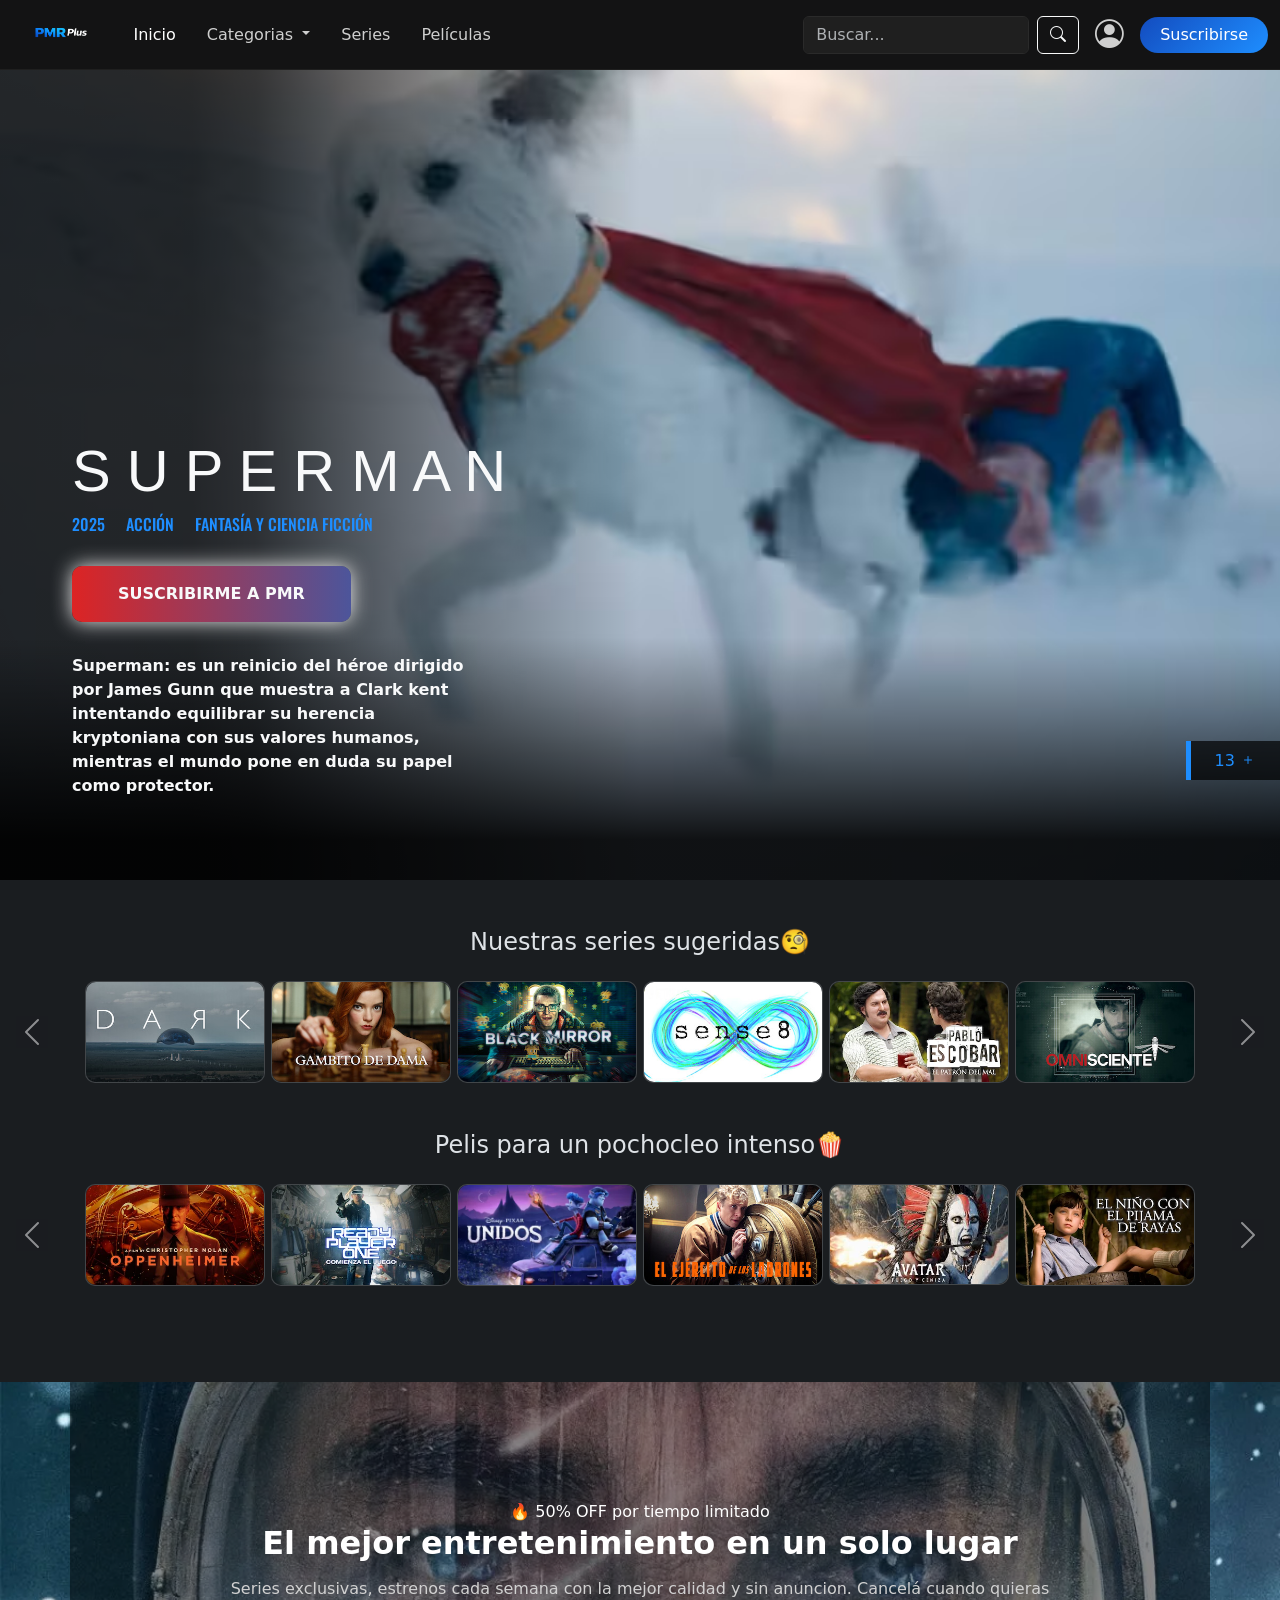
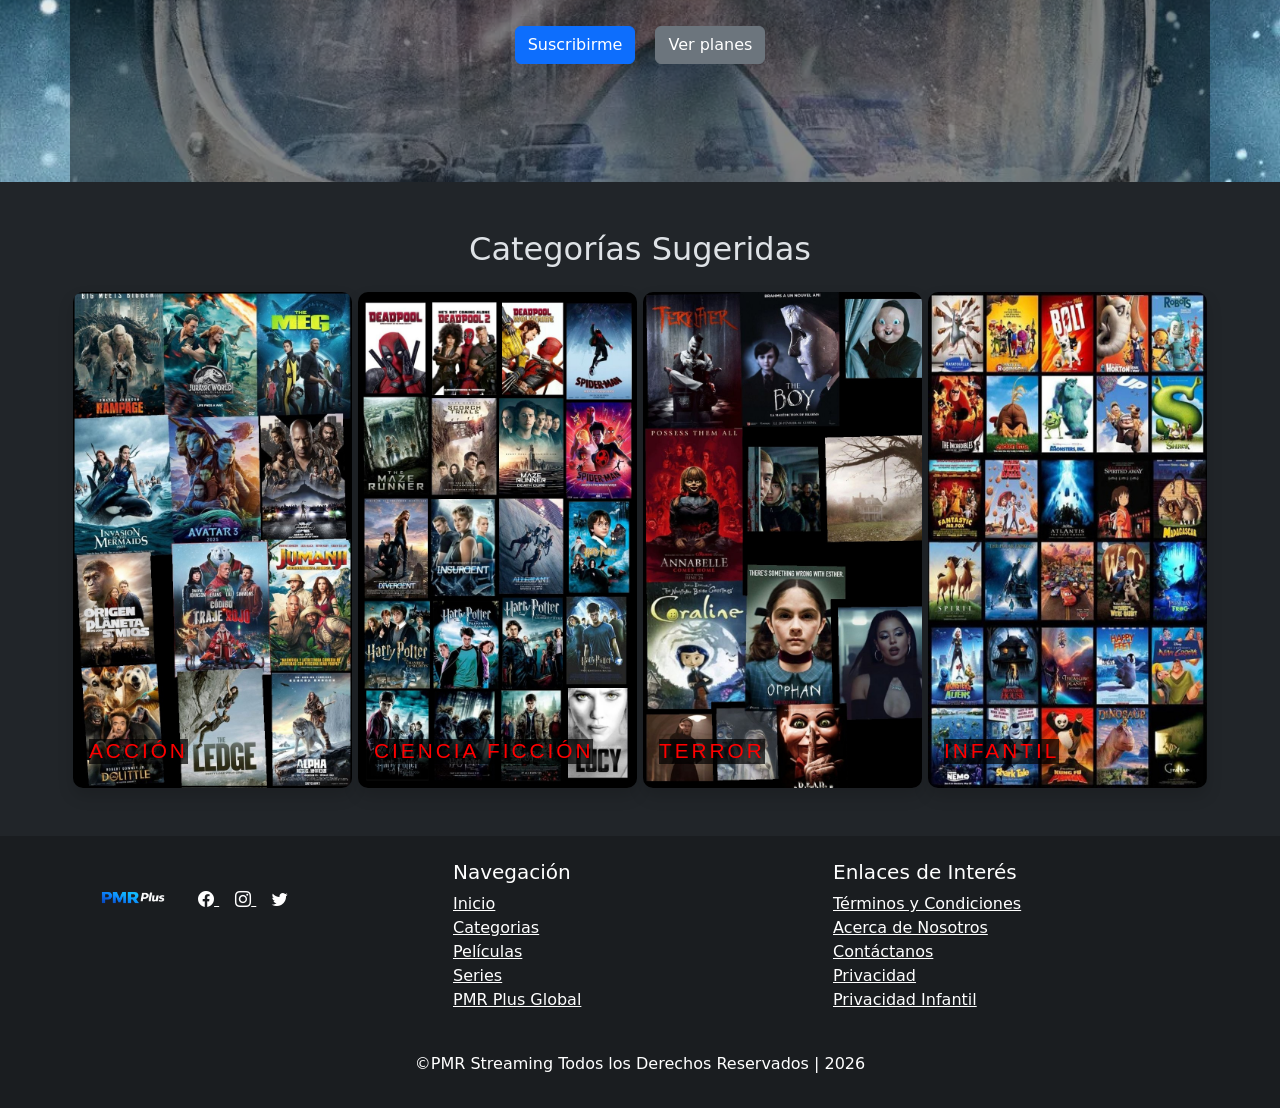
<file: index.html>
<!doctype html>
<html lang="es" data-bs-theme="dark">
  <head>
    <meta charset="UTF-8" />
    <meta name="viewport" content="width=device-width, initial-scale=1.0" />
    <meta
      name="description"
      content="Mirá las mejores películas y series en un solo lugar. Con PMR pochocleá sin limites ni interrupciones. Contenido actualizado nacional e internacional."
    />
    <meta
      name="author"
      content="Maira Galván, Patricio Moyano, Rodrigo Rueda"
    />
    <link rel="shortcut icon" href="./img/favic.jpeg" type="image/x-icon" />
    <link
      rel="stylesheet"
      href="https://cdn.jsdelivr.net/npm/bootstrap-icons@1.13.1/font/bootstrap-icons.min.css"
    />
    <link rel="stylesheet" href="./css/bootstrap.min.css" />
    <link rel="stylesheet" href="./css/style.css" />
    <title>PMR Plus</title>
  </head>
<body>
  <header class="sticky-top">
    <nav class="navbar navbar-expand-lg navbar-dark ">
      <div class="container-fluid">

                <!-- Logo -->
                <a class="navbar-brand fw-bold d-flex alingn-items-center" href="./index.html">
                    <img src="./img/logoNavbar.png" alt="PMG logo"  class="logo-nav">
                  </a>
                  
                  <!-- hamburguesa -->
                  <button class="navbar-toggler" type="button" data-bs-toggle="collapse" data-bs-target="#navbarContenido">
                    <span class="navbar-toggler-icon"></span>
                  </button>
                  
                  <!-- Contenido del navbar -->
                  <div class="collapse navbar-collapse" id="navbarContenido">
                    
                    <!-- Links -->
                    <ul class="navbar-nav  me-auto mb-2 mb-lg-0 ">
                    <li class="nav-item"> 
                      <a class="nav-link active" href="./index.html">Inicio</a>
                    </li>
                    <!--Categorias desplegable-->
                    <li class="nav-item dropdown">
                      <a class="nav-link dropdown-toggle" href="#" role="button" data-bs-toggle="dropdown">
                        Categorias
                      </a>
                        <ul class="dropdown-menu dropdown-menu-dark">
                          <li>
                            <a class="dropdown-item" href="./pages/categorias.html">Ciencia Ficcion</a>
                          </li>
                          <li>
                            <a class=" dropdown-item" href="./pages/categorias2.html">Infantiles</a>
                          </li>
                          <li>
                            <a class=" dropdown-item" href="./pages/error404.html">Terror</a>
                          </li>
                          <li>
                            <a class=" dropdown-item" href="./pages/error404.html">Accion</a>
                          </li>
                          <li>
                            <a class=" dropdown-item" href="./pages/error404.html">Comedia</a>
                          </li>
                          <li>
                            <a class=" dropdown-item" href="./pages/error404.html">Documentales</a>
                          </li>
                          <li>
                            <a class=" dropdown-item" href="./pages/error404.html">Policiales</a>
                          </li>
                          <li>
                            <a class=" dropdown-item" href="./pages/error404.html">Anime</a>
                          </li>
                          <li>
                            <a class=" dropdown-item" href="./pages/error404.html">Doramas</a>
                          </li>
                        </ul>
                      </li>
                        <li class="nav-item">
                          <a class="nav-link" href="./pages/detalleSerie.html">Series</a>
                        </li>
                        <li class="nav-item">
                          <a class="nav-link" href="./pages/detallePelicula.html">Películas</a>
                        </li>
                      
                    </ul>

                    <!-- Buscador -->
                    <div class="d-flex flex-column flex-lg-row align-items-lg-center gap-3">
                      <form class="d-flex">
                        <input class="form-control me-2 buscador" type="search" placeholder="Buscar...">
                        <button class="btn btn-outline-light" type="submit">
                          <i class="bi bi-search"></i>
                        </button>
                      </form>
                      
                      <div class="d-flex align-items-center gap-3 ">
                        <!-- login -->
                        <a href="./pages/login.html" class="login-icon ">
                          <i class="bi bi-person-circle"></i>
                        </a>
                    <!--suscripcion-->
                        <a href="./pages/suscripcion.html" class="btn btn-moderno">Suscribirse</a>
                      </div>
                    </div>
                
              </div>
        </nav>
        
    </header>
    <main>
      <!-- Banner principal -->
       <section class="position-relative">
         <div class="position-relative bg-img">
           <div class="cont-edad">
            <div class="bandita"></div>
            <div class="edad px-md-4">
              <h6 class="mb-0">13 <i class="bi bi-plus"></i></h6>
            </div>
          </div>
        </div>
        <div class="contenido container p-3">
          <div class="row">
            <div class="col-12 col-md-6 col-lg-12">
              <h1 class="text-light">S U P E R M A N</h1>
              <h6 class="d-inline-block me-3">2025</h6>
              <h6 class="d-inline-block me-3">ACCIÓN</h6>
              <h6 class="d-inline-block">FANTASÍA Y CIENCIA FICCIÓN</h6>
              <button type="button" class="btn btn-grad fw-bold my-4">
                <a
                href="./pages/suscripcion.html"
                class="text-decoration-none text-light"
                >SUSCRIBIRME A PMR</a
                >
              </button>
            </div>
            <div class="col-12 col-md-6 col-lg-12">
              <p class="text-light fw-semibold pt-2 pt-md-3 pt-lg-2">
                <strong>Superman:</strong> es un reinicio del héroe dirigido por
                James Gunn que muestra a Clark kent intentando equilibrar su
                herencia kryptoniana con sus valores humanos, mientras el mundo
                pone en duda su papel como protector.
              </p>
            </div>
          </div>
        </div>
      </section>
      <!-- Seccion de sugerencias -->
      <section class="bg-dark-subtle py-5"> 
        <!-- Series sugeridas -->
        <article>
          <h4 class="pb-lg-3 text-center">Nuestras series sugeridas🧐</h4>
          <article class="carousel-lg pb-5 px-3"> <!-- Carousel para disp large -->
        <div id="seriesSugeridas" class="carousel slide">
  <div class="carousel-inner">
    <div class="carousel-item active">
      <div class="container">
        <div class="row">
          <div class="col-2">
            <div class="card">
              <a href="./pages/detalleSerie.html"><img class="img-fluid" src="./img/series/Sci-fi-s/dark.jpg" alt="Dark"></a>
            </div>
          </div>
          <div class="col-lg-2">
            <div class="card">
              <img src="./img/series/Gambito.jpg" alt="Gambito de dama">
            </div>
          </div>
          <div class="col-lg-2">
            <div class="card">
              <img src="./img/series/Sci-fi-s/BlackMirror.jpg" alt="BlackMirror">
            </div>
          </div>
          <div class="col-lg-2">
            <div class="card">
              <img src="./img/series/Sci-fi-s/sense8.jpg" alt="Sense8">
            </div>
          </div>
          <div class="col-lg-2">
            <div class="card">
              <img src="./img/series/Patron.webp" alt="El patron del mal">
            </div>
          </div>
          <div class="col-lg-2">
            <div class="card">
              <img src="./img/series/Sci-fi-s/Omnisciente.jpg" alt="Omnisciente">
            </div>
          </div>
        </div>
      </div>
    </div>
    <div class="carousel-item">
      <div class="container">
        <div class="row">
          <div class="col-lg-2">
            <div class="card">
              <img src="./img/series/Sci-fi-s/Archivo81.jpg" alt="Archivo81">
            </div>
          </div>
          <div class="col-lg-2">
            <div class="card">
              <img src="./img/series/Sci-fi-s/ElmañanaYyo.jpg" alt="ElmañanayYo">
            </div>
          </div>
          <div class="col-lg-2">
            <div class="card">
              <img src="./img/series/Eternauta.webp" alt="El Eternauta">
            </div>
          </div>
          <div class="col-lg-2">
            <div class="card">
              <img src="./img/series/Sci-fi-s/ElmitodeSisifo.jpg" alt="ElmitodeSisifo">
            </div>
          </div>
          <div class="col-lg-2">
            <div class="card">
              <img src="./img/series/BreakingBad.webp" alt="Breaking Bad">
            </div>
          </div>
          <div class="col-lg-2">
            <div class="card">
              <img src="./img/series/Sci-fi-s/Altered.jpg" alt="Altered">
            </div>
          </div>
        </div>
      </div>
    </div>
    <div class="carousel-item">
      <div class="container">
        <div class="row">
          <div class="col-lg-2">
            <div class="card">
              <img src="./img/series/Sci-fi-s/Lejos.jpg" alt="Lejos">
            </div>
          </div>
          <div class="col-lg-2">
            <div class="card">
              <img src="./img/series/PeakyBlinders.jpg" alt="Peaky Blinders">
            </div>
          </div>
          <div class="col-lg-2">
            <div class="card">
              <img src="./img/series/Sci-fi-s/LosDetectivesDifuntos.jpg" alt="LosDetectivesDifuntos">
            </div>
          </div>
          <div class="col-lg-2">
            <div class="card">
              <img src="./img/series/Sci-fi-s/Lucifer.jpg" alt="Lucifer">
            </div>
          </div>
          <div class="col-lg-2">
            <div class="card">
              <img src="./img/series/Stranger.webp" alt="Stranger Things">
            </div>
          </div>
          <div class="col-lg-2">
            <div class="card">
              <img src="./img/series/Sci-fi-s/Manifiesto.jpg" alt="Manifiesto">
            </div>
          </div>
        </div>
      </div>
    </div>
  </div>
  <button class="carousel-control-prev justify-content-start" type="button" data-bs-target="#seriesSugeridas" data-bs-slide="prev">
    <span class="carousel-control-prev-icon bg-dark-subtle" aria-hidden="true"></span>
    <span class="visually-hidden">Previous</span>
  </button>
  <button class="carousel-control-next justify-content-end" type="button" data-bs-target="#seriesSugeridas" data-bs-slide="next">
    <span class="carousel-control-next-icon bg-dark-subtle" aria-hidden="true"></span>
    <span class="visually-hidden">Next</span>
  </button>
</div>
          </article>
          <article class="container carousel-md pb-4"> <!-- Carousel para disp sm y md-->
          <div class="contenedor">
            <div class="card">
              <a href="./pages/detalleSerie.html"><img class="img-fluid" src="./img/series/Sci-fi-s/dark.jpg" alt="dark"></a>
            </div>
            <div class="card">
              <img src="./img/series/Gambito.jpg" alt="Gambito de dama">
            </div>
            <div class="card">
              <img src="./img/series/Sci-fi-s/BlackMirror.jpg" alt="BlackMirror">
            </div>
            <div class="card">
              <img src="./img/series/Sci-fi-s/sense8.jpg" alt="Sense8">
            </div>
            <div class="card">
              <img src="./img/series/Patron.webp" alt="Patron del mal">
            </div>
            <div class="card">
              <img src="./img/series/Sci-fi-s/Omnisciente.jpg" alt="Omnisciente">
            </div>
            <div class="card">
              <img src="./img/series/Sci-fi-s/Archivo81.jpg" alt="archivo81">
            </div>
            <div class="card">
              <img src="./img/series/Sci-fi-s/ElmañanaYyo.jpg" alt="ElmañanaYyo">
            </div>
            <div class="card">
              <img src="./img/series/Eternauta.webp" alt="El Eternauta">
            </div>
            <div class="card">
              <img src="./img/series/Sci-fi-s/Merlina.jpg" alt="Merlina">
            </div>
            <div class="card">
              <img src="./img/series/BreakingBad.webp" alt="BreakingBad">
            </div>
            <div class="card">
              <img src="./img/series/Sci-fi-s/ElmitodeSisifo.jpg" alt="ElmitodeSisifo">
            </div>
            <div class="card">
              <img src="./img/series/PeakyBlinders.jpg" alt="PeakyBlinders">
            </div>
            <div class="card">
              <img src="./img/series/Stranger.webp" alt="StrangerThings">
            </div>
            <div class="card">
              <img src="./img/series/Sci-fi-s/TheOA.jpg" alt="TheOA">
            </div>
            <div class="card">
              <img src="./img/series/Sci-fi-s/Ragnarok.jpg" alt="Ragnarok">
            </div>
          </div>
          </article>
        </article>
        <!-- Peliculas sugeridas -->
        <article>
        <h4 class=" pb-lg-3 text-center">Pelis para un pochocleo intenso🍿</h4>
        <article class="carousel-lg pb-5 px-3"> <!-- Carousel para disp large -->
        <div id="pelisSugeridas" class="carousel slide">
  <div class="carousel-inner">
    <div class="carousel-item active">
      <div class="container">
        <div class="row">
          <div class="col-2">
            <div class="card">
              <img src="./img/pelis/oppenheimer.webp" alt="Oppenheimer">
            </div>
          </div>
          <div class="col-lg-2">
            <div class="card">
              <a href="./pages/detallePelicula.html">
                <img  class="img-fluid" src="./img/pelis/Sci-fi-pel/Readyplayer.webp" alt="Readyplayer">
              </a>
            </div>
          </div>
          <div class="col-lg-2">
            <div class="card">
              <img src="./img/pelis/Unidos.webp" alt="Unidos">
            </div>
          </div>
          <div class="col-lg-2">
            <div class="card">
              <img src="./img/pelis/EjercitoLadrones.jpg" alt="El ejercito de los ladrones">
            </div>
          </div>
          <div class="col-lg-2">
            <div class="card">
              <img src="./img/pelis/Sci-fi-pel/avatar-fyc.jpg" alt="Avatar,fuego y cenizas">
            </div>
          </div>
          <div class="col-lg-2">
            <div class="card">
              <img src="./img/pelis/PijamaRayas.webp" alt="El niño del pijama a rayas">
            </div>
          </div>
        </div>
      </div>
    </div>
    <div class="carousel-item">
      <div class="container">
        <div class="row">
          <div class="col-lg-2">
            <div class="card">
              <img src="./img/pelis/CaballerodeLaNoche.webp" alt="Caballero de la noche">
            </div>
          </div>
          <div class="col-lg-2">
            <div class="card">
              <img src="./img/pelis/EntrelaVidaylaMuerte.jpg" alt="Entre la vida y la muerte">
            </div>
          </div>
          <div class="col-lg-2">
            <div class="card">
              <img src="./img/pelis/Minions.webp" alt="Minions">
            </div>
          </div>
          <div class="col-lg-2">
            <div class="card">
              <img src="./img/pelis/caminoDelagua.webp" alt="Avatar2">
            </div>
          </div>
          <div class="col-lg-2">
            <div class="card">
              <img src="./img/pelis/Madagascar.webp" alt="Madagascar">
            </div>
          </div>
          <div class="col-lg-2">
            <div class="card">
              <img src="./img/pelis/SecretOjos.webp" alt="El secreto de su ojos">
            </div>
          </div>
        </div>
      </div>
    </div>
    <div class="carousel-item">
      <div class="container">
        <div class="row">
          <div class="col-lg-2">
            <div class="card">
              <img src="./img/pelis/SuperMario.webp" alt="Super Mario">
            </div>
          </div>
          <div class="col-lg-2">
            <div class="card">
              <img src="./img/pelis/Sci-fi-pel/Sinsajo2.webp" alt="Sinsajo2">
            </div>
          </div>
          <div class="col-lg-2">
            <div class="card">
              <img src="./img/pelis/TrendelosNiños.jpg" alt="El tren de los niños">
            </div>
          </div>
          <div class="col-lg-2">
            <div class="card">
              <img src="./img/pelis/LosIlusionistas.webp" alt="Los ilusionistas">
            </div>
          </div>
          <div class="col-lg-2">
            <div class="card">
              <img src="./img/pelis/Sci-fi-pel/LigadelaJusticia.avif" alt="La liga de la justicia">
            </div>
          </div>
          <div class="col-lg-2">
            <div class="card">
              <img src="./img/pelis/LoveStory.webp" alt="Love Story">
            </div>
          </div>
        </div>
      </div>
    </div>
  </div>
  <button class="carousel-control-prev justify-content-start" type="button" data-bs-target="#pelisSugeridas" data-bs-slide="prev">
    <span class="carousel-control-prev-icon bg-dark-subtle" aria-hidden="true"></span>
    <span class="visually-hidden">Previous</span>
  </button>
  <button class="carousel-control-next justify-content-end" type="button" data-bs-target="#pelisSugeridas" data-bs-slide="next">
    <span class="carousel-control-next-icon bg-dark-subtle" aria-hidden="true"></span>
    <span class="visually-hidden">Next</span>
  </button>
</div>
        </article>
        <article class="container carousel-md"> <!-- Carousel para disp sm y md-->
          <div class="contenedor">
            <div class="card">
              <img src="./img/pelis/oppenheimer.webp" alt="Oppenheimer">
            </div>
            <div class="card">
              <img src="./img/pelis/Sci-fi-pel/Readyplayer.webp" alt="Readyplayer">
            </div>
            <div class="card">
              <img src="./img/pelis/Madagascar.webp" alt="Madagascar">
            </div>
            <div class="card">
              <img src="./img/pelis/EjercitoLadrones.jpg" alt="Ejercito de Ladrones">
            </div>
            <div class="card">
              <img src="./img/pelis/Unidos.webp" alt="Unidos">
            </div>
            <div class="card">
              <img src="./img/pelis/PijamaRayas.webp" alt="El niño con el pijama a rayas">
            </div>
            <div class="card">
              <img src="./img/pelis/Minions.webp" alt="Minions">
            </div>
            <div class="card">
              <img src="./img/pelis/EntrelaVidaylaMuerte.jpg" alt="Entre la vida y la muerte">
            </div>
            <div class="card">
              <img src="./img/pelis/caminoDelagua.webp" alt="caminoDelagua">
            </div>
            <div class="card">
              <img src="./img/pelis/SecretOjos.webp" alt="El secreto de sus ojos">
            </div>
            <div class="card">
              <img src="./img/pelis/CaballerodeLaNoche.webp" alt="CaballerodeLaNoche">
            </div>
            <div class="card">
              <img src="./img/pelis/SuperMario.webp" alt="SuperMario">
            </div>
            <div class="card">
              <img src="./img/pelis/Sci-fi-pel/Sinsajo2.webp" alt="Sinsajo2">
            </div>
            <div class="card">
              <img src="./img/pelis/LoveStory.webp" alt="LoveStory">
            </div>
            <div class="card">
              <img src="./img/pelis/LosIlusionistas.webp" alt="Los ilusionistas">
            </div>
            <div class="card">
              <img src="./img/pelis/TrendelosNiños.jpg" alt="El tren de los niños">
            </div>
          </div>
        </article>
        </article>
      </section>
      <!--Banner de promocion/suscricion-->
      <section class="banner-suscripcion">
        <img src="./img/fondo-banner.webp" alt="El Eternauta" class="banner-img">
        <div class="banner-contenido container text-center">
            <span class="oferta">🔥 50% OFF por tiempo limitado</span>
            <h2 class="titulo-banner">El mejor entretenimiento en un solo lugar</h2>
            <p class="sub-banner">Series exclusivas, estrenos cada semana con la mejor calidad y sin anuncion. Cancelá cuando quieras</p>
            <div class="botones-banner">
                <a href="./pages/suscripcion.html" class="btn btn-primary">Suscribirme</a><!--va a la pagina en feneral-->
                <a href="./pages/suscripcion.html#planes" class="btn btn-secondary">Ver planes</a> <!--debo poner id="planes" en la pagina suscripcion va a lugar especifico-->
            </div>
        </div>
      </section>
<section class="container my-5">
  
  <h2 class="text-center mb-4">Categorías Sugeridas</h2>

  <div class="row g-4">

    <!-- Categoría 1 -->
    <div class="col-12 col-md-6 col-lg-3">
      <div class="card bg-dark border-0 shadow categoria-card">
        <img src="./img/accion.jpg" class="card-img" alt="Acción">
        <div class="card-img-overlay d-flex align-items-end">
          <h5 class="card-title titulo-categoria">Acción</h5>
        </div>
      </div>
    </div>

    <!-- Categoría 2 -->
    <div class="col-12 col-md-6 col-lg-3">
      <div class="card bg-dark text-danger border-0 shadow categoria-card">
        <a href="./pages/categorias.html"><img src="./img/ciencia ficcion.jpg" class="card-img" alt="cienciaFiccion">
        <div class="card-img-overlay d-flex align-items-end">
          <h5 class="card-title titulo-categoria">Ciencia Ficción</h5>
        </a>
        </div>
      </div>
    </div>

    <!-- Categoría 3 -->
    <div class="col-12 col-md-6 col-lg-3">
      <div class="card bg-dark text-white border-0 shadow categoria-card">
        <img src="./img/terror.jpg" class="card-img" alt="Drama">
        <div class="card-img-overlay d-flex align-items-end">
          <h5 class="card-title titulo-categoria">Terror</h5>
        </div>
      </div>
    </div>

    <!-- Categoría 4 -->
    <div class="col-12 col-md-6 col-lg-3">
      <div class="card bg-dark text-white border-0 shadow categoria-card">
        <a href="./pages/categorias2"><img src="./img/infantiles.jpg" class="card-img" alt="Infantil">
        <div class="card-img-overlay d-flex align-items-end">
          <h5 class="card-title titulo-categoria">Infantil</h5>
          </a>
        </div>
      </div>
    </div>
  </div>
</section>
    </main>
    <footer class="bg-dark-subtle text-white pt-4 pb-3">
        <div class="container">
            <div class="row text-center text-md-start">
                <!-- Columna 1: Logo y redes -->
                <div class="col-12 col-md-12 col-lg-4 mb-3">
                    <img src="./img/logoNavbar.png" alt="Logotipo" width="120" />
                    <a href="./pages/error404.html" class="text-white me-3">
                        <i class="bi bi-facebook"></i>
                    </a>
                    <a href="./pages/error404.html" class="text-white me-3">
                        <i class="bi bi-instagram"></i>
                    </a>
                    <a href="./pages/error404.html" class="text-white">
                        <i class="bi bi-twitter"></i>
                    </a>
                </div>
                
                <!-- Columna 2: Navegación -->
                <div class="col-12 col-md-6 col-lg-4 mb-3">
                    <h5>Navegación</h5>
                    <ul class="list-unstyled">
                        <li>
                            <a href="./index.html" class="text-white me-3"
                            >Inicio</a
                            >
                        </li>
                        <li>
                            <a href="./pages/categorias.html" class="text-white me-3"
                            >Categorias</a
                            >
                        </li>
                        <li>
                            <a href="./pages/detallePelicula.html" class="text-white me-3"
                            >Películas</a
                            >
                        </li>
                        <li>
                            <a href="./pages/detalleSerie.html" class="text-white me-3"
                            >Series</a
                            >
                        </li>
                <li>
                    <a href="./pages/error404.html" class="text-white me-3"
                    >PMR Plus Global</a
                    >
                </li>
            </ul>
        </div>
        <!-- Columna 3: Links -->
        <div class="col-12 col-md-6 col-lg-4 mb-3">
            <h5>Enlaces de Interés</h5>
            <ul class="list-unstyled">
                <li>
                    <a
                    href="./pages/error404.html"
                    class="text-white text-decoration-underline"
                    >
                    Términos y Condiciones
                </a>
            </li>
            <li>
                <a
                href="./pages/acercaDeNosotros.html"
                class="text-white text-decoration-underline"
                >
                Acerca de Nosotros
            </a>
                </li>
                <li>
                    <a
                    href="./pages/contacto.html"
                    class="text-white text-decoration-underline"
                    >
                    Contáctanos
                </a>
            </li>
            <li>
                <a
                href="./pages/error404.html"
                class="text-white text-decoration-underline"
                >
                Privacidad
            </a>
        </li>
        <li>
            <a
            href="./pages/error404.html"
            class="text-white text-decoration-underline"
            >
            Privacidad Infantil
        </a>
    </li>
</ul>
</div>
</div>
<p class="text-center mt-2">
    ©PMR Streaming Todos los Derechos Reservados | 2026
</p>
</div>
</footer>
      <script src="./js/bootstrap.bundle.min.js"></script>
  </body>
</html>
</file>
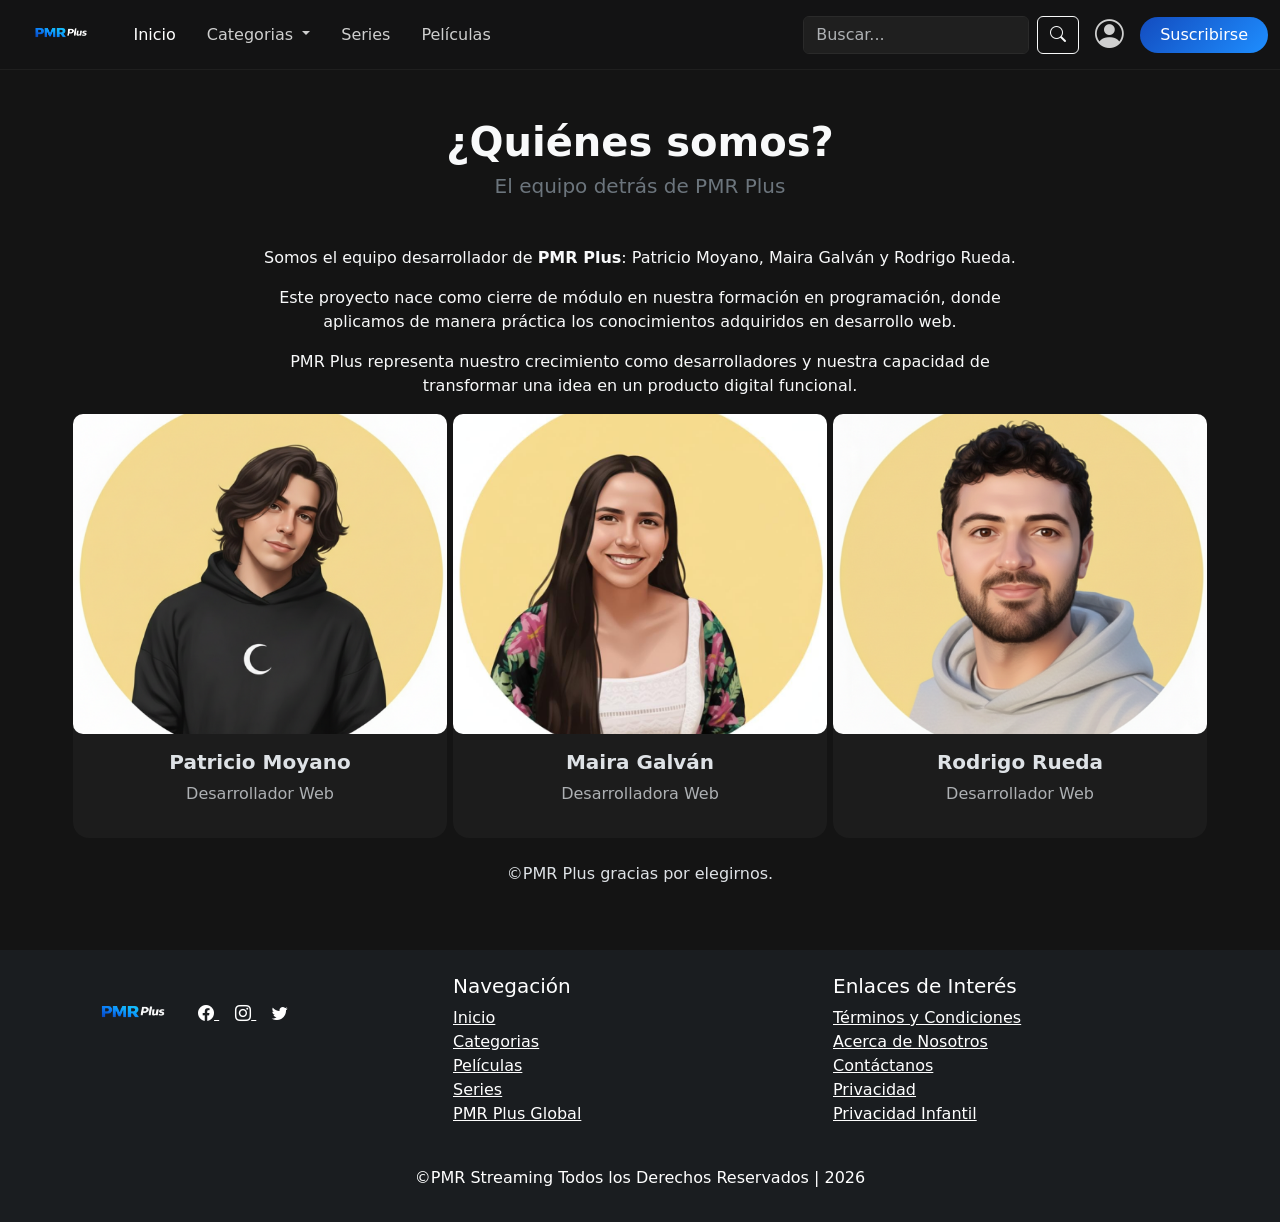
<file: pages/acercaDeNosotros.html>
<!doctype html>
<html lang="es" data-bs-theme="dark">
  <head>
    <meta charset="UTF-8" />
    <meta name="viewport" content="width=device-width, initial-scale=1.0" />
    <meta
      name="description"
      content="Mirá las mejores películas y series en un solo lugar. Con PMR pochocleá sin limites ni interrupciones. Contenido actualizado nacional e internacional."
    />
    <meta
      name="author"
      content="Maira Galván, Patricio Moyano, Rodrigo Rueda"
    />
    <link rel="shortcut icon" href="../img/logoNavbar.png" type="image/x-icon" />
    <link
      rel="stylesheet"
      href="https://cdn.jsdelivr.net/npm/bootstrap-icons@1.13.1/font/bootstrap-icons.min.css"
    />
    <link rel="stylesheet" href="../css/bootstrap.min.css"/>
    <link rel="stylesheet" href="../css/style.css"/>
    <title>PMR Plus</title>
  </head>
  <body>
    <header class="sticky-top">
        <nav class="navbar navbar-expand-lg navbar-dark ">
      <div class="container-fluid">

                <!-- Logo -->
                <a class="navbar-brand fw-bold d-flex alingn-items-center" href="../index.html">
                    <img src="../img/logoNavbar.png" alt="PMG logo"  class="logo-nav">
                  </a>
                  
                  <!-- hamburguesa -->
                  <button class="navbar-toggler" type="button" data-bs-toggle="collapse" data-bs-target="#navbarContenido">
                    <span class="navbar-toggler-icon"></span>
                  </button>
                  
                  <!-- Contenido del navbar -->
                  <div class="collapse navbar-collapse" id="navbarContenido">
                    
                    <!-- Links -->
                    <ul class="navbar-nav  me-auto mb-2 mb-lg-0 ">
                    <li class="nav-item"> 
                      <a class="nav-link active" href="../index.html">Inicio</a>
                    </li>
                    <!--Categorias desplegable-->
                    <li class="nav-item dropdown">
                      <a class="nav-link dropdown-toggle" href="#" role="button" data-bs-toggle="dropdown">
                        Categorias
                      </a>
                        <ul class="dropdown-menu dropdown-menu-dark">
                          <li>
                            <a class="dropdown-item" href="../pages/categorias.html">Ciencia Ficcion</a>
                          </li>
                          <li>
                            <a class=" dropdown-item" href="../pages/categorias2.html">Infantiles</a>
                          </li>
                          <li>
                            <a class=" dropdown-item" href="../pages/error404.html">Terror</a>
                          </li>
                          <li>
                            <a class=" dropdown-item" href="../pages/error404.html">Accion</a>
                          </li>
                          <li>
                            <a class=" dropdown-item" href="../pages/error404.html">Comedia</a>
                          </li>
                          <li>
                            <a class=" dropdown-item" href="../pages/error404.html">Documentales</a>
                          </li>
                          <li>
                            <a class=" dropdown-item" href="../pages/error404.html">Policiales</a>
                          </li>
                          <li>
                            <a class=" dropdown-item" href="../pages/error404.html">Anime</a>
                          </li>
                          <li>
                            <a class=" dropdown-item" href="../pages/error404.html">Doramas</a>
                          </li>
                        </ul>
                      </li>
                        <li class="nav-item">
                          <a class="nav-link" href=".../pages/detalleSerie.html">Series</a>
                        </li>
                        <li class="nav-item">
                          <a class="nav-link" href="../pages/detallePelicula.html">Películas</a>
                        </li>
                      
                    </ul>

                    <!-- Buscador -->
                    <div class="d-flex flex-column flex-lg-row align-items-lg-center gap-3">
                      <form class="d-flex">
                        <input class="form-control me-2 buscador" type="search" placeholder="Buscar...">
                        <button class="btn btn-outline-light" type="submit">
                          <i class="bi bi-search"></i>
                        </button>
                      </form>
                      
                      <div class="d-flex align-items-center gap-3 ">
                        <!-- login -->
                        <a href="../pages/login.html" class="login-icon ">
                          <i class="bi bi-person-circle"></i>
                        </a>
                    <!--suscripcion-->
                        <a href="../pages/" class="btn btn-moderno">Suscribirse</a>
                      </div>
                    </div>
                
              </div>
        </nav>
        
    </header>
    <main>
<section class="quienes-somos py-5">
  <div class="container">

    <!-- TITULO -->
    <div class="text-center mb-5">
      <h1 class="fw-bold text-light">¿Quiénes somos?</h1>
      <h5 class="text-secondary">El equipo detrás de PMR Plus</h5>
    </div>

    <!-- TEXTO -->
    <div class="row justify-content-center mt-5">
      <div class="col-12 col-lg-8 text-center text-light">
        <p>
          Somos el equipo desarrollador de <strong>PMR Plus</strong>:
          Patricio Moyano, Maira Galván y Rodrigo Rueda.
        </p>

        <p>
          Este proyecto nace como cierre de módulo en nuestra formación en programación,
          donde aplicamos de manera práctica los conocimientos adquiridos en desarrollo web.
        </p>

        <p>
          PMR Plus representa nuestro crecimiento como desarrolladores y nuestra capacidad
          de transformar una idea en un producto digital funcional.
        </p>
      </div>
    </div>

    <!-- CARDS -->
    <div class="row g-4 justify-content-center">

      <div class="col-12 col-sm-6 col-lg-4">
        <div class="card team-card text-center h-100">
          <img src="../img/acerca-de-nosotros/patricio.png" class="team-img" alt="Patricio Moyano">
          <div class="card-body">
            <h5 class="fw-bold">Patricio Moyano</h5>
            <p class="text-muted">Desarrollador Web</p>
          </div>
        </div>
      </div>

      <div class="col-12 col-sm-6 col-lg-4">
        <div class="card team-card text-center h-100">
          <img src="../img/acerca-de-nosotros/maira.jpeg" class="team-img" alt="Maira Galván">
          <div class="card-body">
            <h5 class="fw-bold">Maira Galván</h5>
            <p class="text-muted">Desarrolladora Web</p>
          </div>
        </div>
      </div>

      <div class="col-12 col-sm-6 col-lg-4">
        <div class="card team-card text-center h-100">
          <img src="../img/acerca-de-nosotros/rodrigo.png" class="team-img" alt="Rodrigo Rueda">
          <div class="card-body">
            <h5 class="fw-bold">Rodrigo Rueda</h5>
            <p class="text-muted">Desarrollador Web</p>
          </div>
        </div>
      </div>
        <p class="text-center">
          ©PMR Plus gracias por elegirnos.
        </p>
    </div>
  </div>
</section>
    </main>
    <footer class="bg-dark-subtle text-white pt-4 pb-3">
        <div class="container">
            <div class="row text-center text-md-start">
                <!-- Columna 1: Logo y redes -->
                <div class="col-12 col-md-12 col-lg-4 mb-3">
                    <img src="../img/logoNavbar.png" alt="Logotipo" width="120" />
                    <a href="../pages/error404.html" class="text-white me-3">
                        <i class="bi bi-facebook"></i>
                    </a>
                    <a href="../pages/error404.html" class="text-white me-3">
                        <i class="bi bi-instagram"></i>
                    </a>
                    <a href="../pages/error404.html" class="text-white">
                        <i class="bi bi-twitter"></i>
                    </a>
                </div>
                
                <!-- Columna 2: Navegación -->
                <div class="col-12 col-md-6 col-lg-4 mb-3">
                    <h5>Navegación</h5>
                    <ul class="list-unstyled">
                        <li>
                            <a href="../index.html" class="text-white me-3"
                            >Inicio</a
                            >
                        </li>
                        <li>
                            <a href="../pages/categorias.html" class="text-white me-3"
                            >Categorias</a
                            >
                        </li>
                        <li>
                            <a href="../pages/detallePelicula.html" class="text-white me-3"
                            >Películas</a
                            >
                        </li>
                        <li>
                            <a href="../pages/detalleSerie.html" class="text-white me-3"
                            >Series</a
                            >
                        </li>
                <li>
                    <a href="../pages/error404.html" class="text-white me-3"
                    >PMR Plus Global</a
                    >
                </li>
            </ul>
        </div>
        <!-- Columna 3: Links -->
        <div class="col-12 col-md-6 col-lg-4 mb-3">
            <h5>Enlaces de Interés</h5>
            <ul class="list-unstyled">
                <li>
                    <a
                    href="../pages/error404.html"
                    class="text-white text-decoration-underline"
                    >
                    Términos y Condiciones
                </a>
            </li>
            <li>
                <a
                href="../pages/acercaDeNosotros.html"
                class="text-white text-decoration-underline"
                >
                Acerca de Nosotros
            </a>
                </li>
                <li>
                    <a
                    href="../pages/contacto.html"
                    class="text-white text-decoration-underline"
                    >
                    Contáctanos
                </a>
            </li>
            <li>
                <a
                href="../pages/error404.html"
                class="text-white text-decoration-underline"
                >
                Privacidad
            </a>
        </li>
        <li>
            <a
            href="../pages/error404.html"
            class="text-white text-decoration-underline"
            >
            Privacidad Infantil
        </a>
    </li>
</ul>
</div>
</div>
<p class="text-center mt-2">
    ©PMR Streaming Todos los Derechos Reservados | 2026
</p>
</div>
</footer>
<script src="../js/bootstrap.bundle.min.js"></script>
</body>
</html>
</file>
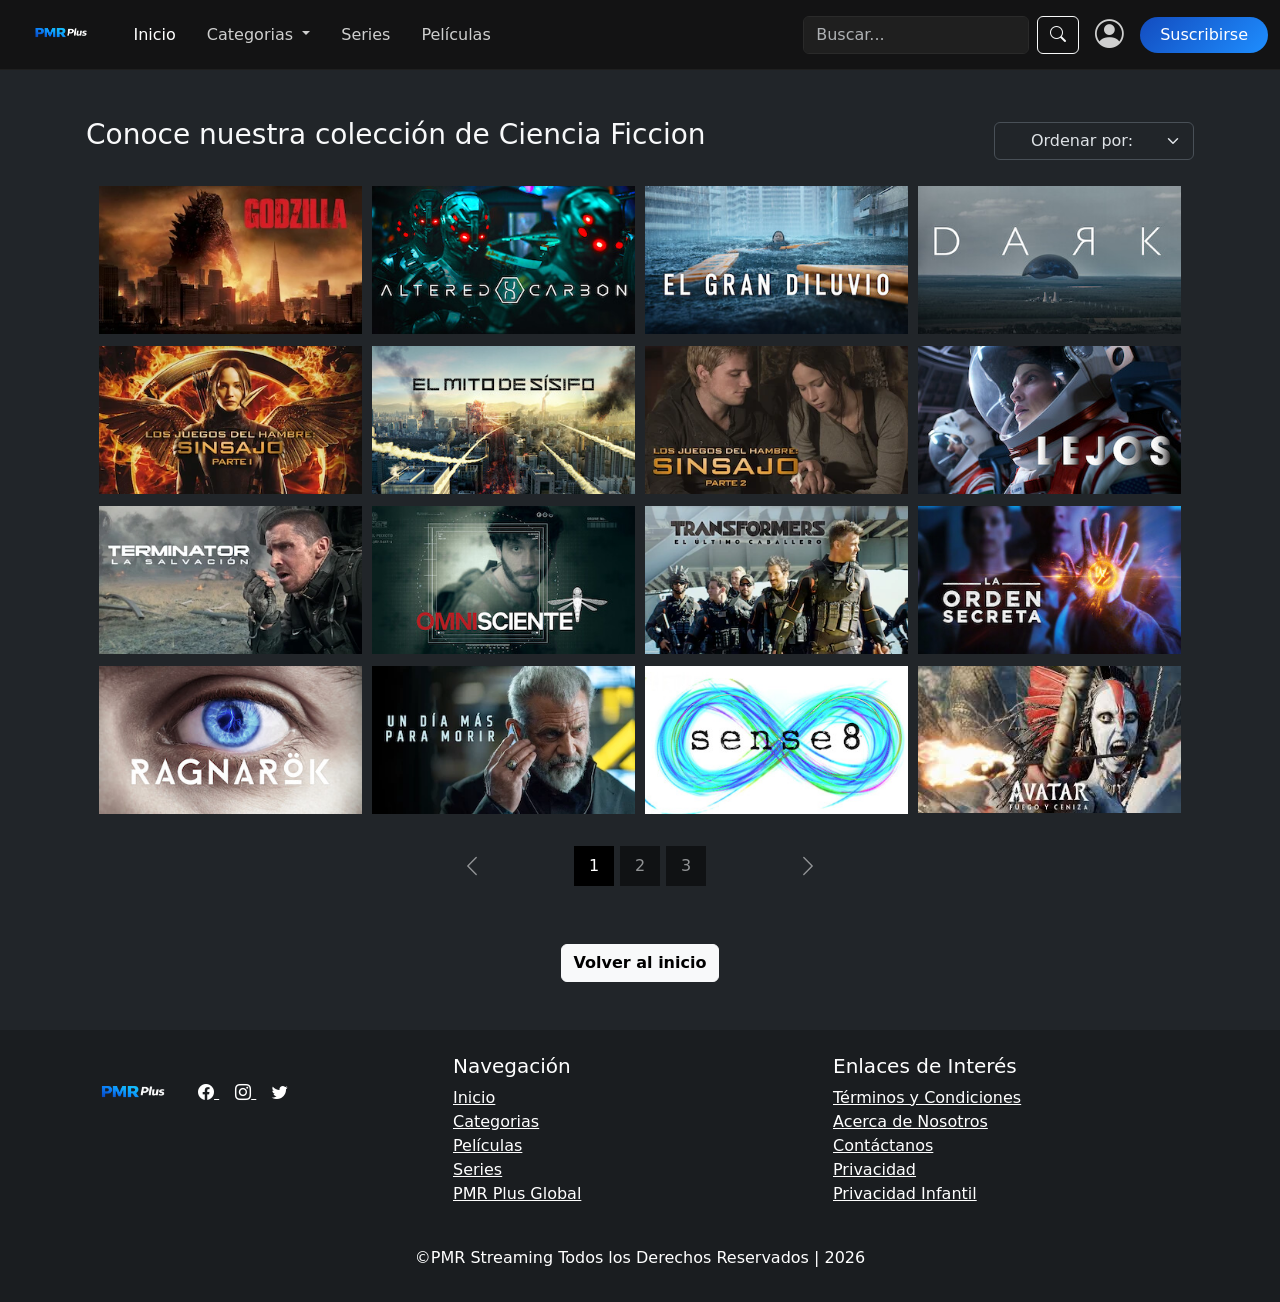
<file: pages/categorias.html>
<!doctype html>
<html lang="es" data-bs-theme="dark">
  <head>
    <meta charset="UTF-8" />
    <meta name="viewport" content="width=device-width, initial-scale=1.0" />
    <meta
      name="description"
      content="Mirá las mejores películas y series en un solo lugar. Con PMR pochocleá sin limites ni interrupciones. Contenido actualizado nacional e internacional."
    />
    <meta
      name="author"
      content="Maira Galván, Patricio Moyano, Rodrigo Rueda"
    />
    <link rel="shortcut icon" href="../img/logoNavbar.png" type="image/x-icon" />
    <link
      rel="stylesheet"
      href="https://cdn.jsdelivr.net/npm/bootstrap-icons@1.13.1/font/bootstrap-icons.min.css"
    />
    <link rel="stylesheet" href="../css/bootstrap.min.css" />
    <link rel="stylesheet" href="../css/style.css" />
    <title>PMR - Ciencia Ficcion</title>
  </head>
<body>
  <header class="sticky-top">
    <nav class="navbar navbar-expand-lg navbar-dark ">
      <div class="container-fluid">

                <!-- Logo -->
                <a class="navbar-brand fw-bold d-flex alingn-items-center" href="../index.html">
                    <img src="../img/logoNavbar.png" alt="PMG logo"  class="logo-nav">
                  </a>
                  
                  <!-- hamburguesa -->
                  <button class="navbar-toggler" type="button" data-bs-toggle="collapse" data-bs-target="#navbarContenido">
                    <span class="navbar-toggler-icon"></span>
                  </button>
                  
                  <!-- Contenido del navbar -->
                  <div class="collapse navbar-collapse" id="navbarContenido">
                    
                    <!-- Links -->
                    <ul class="navbar-nav  me-auto mb-2 mb-lg-0 ">
                    <li class="nav-item"> 
                      <a class="nav-link active" href="../index.html">Inicio</a>
                    </li>
                    <!--Categorias desplegable-->
                    <li class="nav-item dropdown">
                      <a class="nav-link dropdown-toggle" href="#" role="button" data-bs-toggle="dropdown">
                        Categorias
                      </a>
                        <ul class="dropdown-menu dropdown-menu-dark">
                          <li>
                            <a class="dropdown-item" href="../pages/categorias.html">Ciencia Ficcion</a>
                          </li>
                          <li>
                            <a class=" dropdown-item" href="../pages/categorias2.html">Infantiles</a>
                          </li>
                          <li>
                            <a class=" dropdown-item" href="../pages/error404.html">Terror</a>
                          </li>
                          <li>
                            <a class=" dropdown-item" href="../pages/error404.html">Accion</a>
                          </li>
                          <li>
                            <a class=" dropdown-item" href="../pages/error404.html">Comedia</a>
                          </li>
                          <li>
                            <a class=" dropdown-item" href="../pages/error404.html">Documentales</a>
                          </li>
                          <li>
                            <a class=" dropdown-item" href="../pages/error404.html">Policiales</a>
                          </li>
                          <li>
                            <a class=" dropdown-item" href="../pages/error404.html">Anime</a>
                          </li>
                          <li>
                            <a class=" dropdown-item" href="../pages/error404.html">Doramas</a>
                          </li>
                        </ul>
                      </li>
                        <li class="nav-item">
                          <a class="nav-link" href="../pages/detalleSerie.html">Series</a>
                        </li>
                        <li class="nav-item">
                          <a class="nav-link" href="../pages/detallePelicula.html">Películas</a>
                        </li>
                      
                    </ul>

                    <!-- Buscador -->
                    <div class="d-flex flex-column flex-lg-row align-items-lg-center gap-3">
                      <form class="d-flex">
                        <input class="form-control me-2 buscador" type="search" placeholder="Buscar...">
                        <button class="btn btn-outline-light" type="submit">
                          <i class="bi bi-search"></i>
                        </button>
                      </form>
                      
                      <div class="d-flex align-items-center gap-3 ">
                        <!-- login -->
                        <a href="../pages/login.html" class="login-icon ">
                          <i class="bi bi-person-circle"></i>
                        </a>
                    <!--suscripcion-->
                        <a href="../pages/suscripcion.html" class="btn btn-moderno">Suscribirse</a>
                      </div>
                    </div>
              </div>
        </nav>    
    </header>
    <main class="container">
      <div class="d-md-flex align-items-end justify-content-between my-4">
      <h4 class="text-light text-center mt-4 ps-1 lg-h3">Conoce nuestra colección de Ciencia Ficcion</h4>
      <div class="d-flex justify-content-end pe-1 mt-3"> <!-- Caja de ordenar por: -->
        <select class="form-select">
          <option selected class="text-center">Ordenar por:</option>
          <option value="1">Año de lanzamiento</option>
          <option value="2">Mas taquilleras</option>
          <option value="3">A-Z</option>
          <option value="3">Z-A</option>
        </select>
      </div>
      </div>
      <div id="Cuasi-control-paginacion" class="carousel slide carousel-fade mt-2"> <!-- Carousel que simula control de paginacion -->
        <div class="carousel-inner">
          <div class="carousel-item active">
            <div class="container">
              <div class="row row-gap-2 galeria">
                <div class="col-md-6 col-lg-3"><img class="w-100" src="../img/pelis/Sci-fi-pel/Godzilla.webp" alt="Godzilla"></div>
                <div class="col-md-6 col-lg-3"><img class="w-100" src="../img/series/Sci-fi-s/Altered.jpg" alt="Altered"></div>
                <div class="col-md-6 col-lg-3"><img class="w-100" src="../img/pelis/Sci-fi-pel/granDiluvio.jpg" alt="Gran diluvio"></div>
                <div class="col-md-6 col-lg-3"><a href="../pages/detalleSerie.html"><img class="w-100" src="../img/series/Sci-fi-s/dark.jpg" alt="dark"></a></div>
                <div class="col-md-6 col-lg-3"><img class="w-100" src="../img/pelis/Sci-fi-pel/Sinsajo1.webp" alt="Sinsajo1"></div>
                <div class="col-md-6 col-lg-3"><img class="w-100" src="../img/series/Sci-fi-s/ElmitodeSisifo.jpg" alt="MitodeSisifo"></div>
                <div class="col-md-6 col-lg-3"><img class="w-100" src="../img/pelis/Sci-fi-pel/Sinsajo2.webp" alt="Sinsajo2"></div>
                <div class="col-md-6 col-lg-3"><img class="w-100" src="../img/series/Sci-fi-s/Lejos.jpg" alt="Serie Lejos"></div>
                <div class="col-md-6 col-lg-3"><img class="w-100" src="../img/pelis/Sci-fi-pel/terminator.webp" alt="terminator"></div>
                <div class="col-md-6 col-lg-3"><img class="w-100" src="../img/series/Sci-fi-s/Omnisciente.jpg" alt="Omnisciente"></div>
                <div class="col-md-6 col-lg-3"><img class="w-100" src="../img/pelis/Sci-fi-pel/Transformers.webp" alt="Transformers"></div>
                <div class="col-md-6 col-lg-3"><img class="w-100" src="../img/series/Sci-fi-s/OrdenSecreta.jpg" alt="OrdenSecreta"></div>
                <div class="col-md-6 col-lg-3"><img class="w-100" src="../img/series/Sci-fi-s/Ragnarok.jpg" alt="Ragnarok"></div>
                <div class="col-md-6 col-lg-3"><img class="w-100" src="../img/pelis/Sci-fi-pel/Undiamasparamorir.webp" alt="Undiamasparamorir"></div>
                <div class="col-md-6 col-lg-3"><img class="w-100" src="../img/series/Sci-fi-s/sense8.jpg" alt="sense8"></div>
                <div class="col-md-6 col-lg-3"><img class="w-100" src="../img/pelis/Sci-fi-pel/avatar-fyc.jpg" alt="avatar3"></div>
              </div>
            </div>
          </div>
          <div class="carousel-item">
            <div class="container">
              <div class="row row-gap-2 galeria">
                <div class="col-md-6 col-lg-3"><img class="w-100" src="../img/pelis/Sci-fi-pel/ligaJusticia.avif" alt=""></div>
                <div class="col-md-6 col-lg-3"><img class="w-100" src="../img/pelis/Sci-fi-pel/ViajealCentrodelaTierra.webp" alt=""></div>
                <div class="col-md-6 col-lg-3"><img class="w-100" src="../img/series/Sci-fi-s/StrangerThings.jpg" alt=""></div>
                <div class="col-md-6 col-lg-3"><img class="w-100" src="../img/pelis/Sci-fi-pel/Disomnia.jpg" alt=""></div>
                <div class="col-md-6 col-lg-3"><img class="w-100" src="../img/series/Sci-fi-s/StrangerThings.jpg" alt=""></div>
                <div class="col-md-6 col-lg-3"><img class="w-100" src="../img/pelis/Sci-fi-pel/cielodeMedianoche.jpg" alt=""></div>
                <div class="col-md-6 col-lg-3"><img class="w-100" src="../img/series/Sci-fi-s/TheOA.jpg" alt=""></div>
                <div class="col-md-6 col-lg-3"><img class="w-100" src="../img/pelis/Sci-fi-pel/DurantelaTormenta.jpg" alt=""></div>
                <div class="col-md-6 col-lg-3"><img class="w-100" src="../img/series/Sci-fi-s/TheOne.jpg" alt=""></div>
                <div class="col-md-6 col-lg-3"><img class="w-100" src="../img/pelis/Sci-fi-pel/Extincion.jpg" alt=""></div>
                <div class="col-md-6 col-lg-3"><img class="w-100" src="../img/series/Sci-fi-s/theRain.jpg" alt=""></div>
                <div class="col-md-6 col-lg-3"><img class="w-100" src="../img/pelis/Sci-fi-pel/GodzillavsKong.webp" alt=""></div>
                <div class="col-md-6 col-lg-3"><img class="w-100" src="../img/series/Sci-fi-s/Archivo81.jpg" alt=""></div>
                <div class="col-md-6 col-lg-3"><img class="w-100" src="../img/pelis/Sci-fi-pel/Venon.webp" alt=""></div>
                <div class="col-md-6 col-lg-3"><img class="w-100" src="../img/series/Sci-fi-s/BlackMirror.jpg" alt=""></div>
                <div class="col-md-6 col-lg-3"><img class="w-100" src="../img/pelis/Sci-fi-pel/TitanesdelPacifico.webp" alt=""></div>
              </div>
            </div>
          </div>
          <div class="carousel-item">
            <div class="container">
              <div class="row row-gap-2 galeria">
                <div class="col-md-6 col-lg-3"><img class="w-100" src="../img/pelis/Sci-fi-pel/linternaVerde.webp" alt=""></div>
                <div class="col-md-6 col-lg-3"><img class="w-100" src="../img/series/Sci-fi-s/LosDetectivesDifuntos.jpg" alt=""></div>
                <div class="col-md-6 col-lg-3"><img class="w-100" src="../img/pelis/Sci-fi-pel/TheDiscovery.jpg" alt=""></div>
                <div class="col-md-6 col-lg-3"><img class="w-100" src="../img/series/Sci-fi-s/Vwars.jpg" alt=""></div>
                <div class="col-md-6 col-lg-3"><img class="w-100" src="../img/pelis/Sci-fi-pel/ResidentEvil.webp" alt=""></div>
                <div class="col-md-6 col-lg-3"><img class="w-100" src="../img/series/Sci-fi-s/Lucifer.jpg" alt=""></div>
                <div class="col-md-6 col-lg-3"><img class="w-100" src="../img/pelis/Sci-fi-pel/MadMax.webp" alt=""></div>
                <div class="col-md-6 col-lg-3"><img class="w-100" src="../img/series/Sci-fi-s/TheWitcher.jpg" alt=""></div>
                <div class="col-md-6 col-lg-3"><img class="w-100" src="../img/pelis/Sci-fi-pel/RebelMoon.jpg" alt=""></div>
                <div class="col-md-6 col-lg-3"><img class="w-100" src="../img/series/Sci-fi-s/Merlina.jpg" alt=""></div>
                <div class="col-md-6 col-lg-3"><img class="w-100" src="../img/pelis/Sci-fi-pel/Matrix.webp" alt=""></div>
                <div class="col-md-6 col-lg-3"><img class="w-100" src="../img/series/Sci-fi-s/Manifiesto.jpg" alt=""></div>
                <div class="col-md-6 col-lg-3">
                  <a href="../pages/detallePelicula.html">
                  <img class="w-100" src="../img/pelis/Sci-fi-pel/Readyplayer.webp" alt="">
                  </a>
                </div>
                <div class="col-md-6 col-lg-3"><img class="w-100" src="../img/series/Sci-fi-s/Osmosis.jpg" alt=""></div>
                <div class="col-md-6 col-lg-3"><img class="w-100" src="../img/pelis/Sci-fi-pel/ProyectoAdam.jpg" alt=""></div>
                <div class="col-md-6 col-lg-3"><img class="w-100" src="../img/series/Sci-fi-s/ElmañanaYyo.jpg" alt=""></div>
              </div>
            </div>
          </div>
        </div>
        <div class="carousel-indicators">
          <button type="button" data-bs-target="#Cuasi-control-paginacion" data-bs-slide-to="0" class="active" aria-current="true" aria-label="Slide 1">1</button>
          <button type="button" data-bs-target="#Cuasi-control-paginacion" data-bs-slide-to="1" aria-label="Slide 2">2</button>
          <button type="button" data-bs-target="#Cuasi-control-paginacion" data-bs-slide-to="2" aria-label="Slide 3">3</button>
          <button class="carousel-control-prev boton-flecha btn-prev" type="button" data-bs-target="#Cuasi-control-paginacion" data-bs-slide="prev">
            <span class="carousel-control-prev-icon" aria-hidden="true"></span>
            <span class="visually-hidden">Previous</span>
          </button>
          <button class="carousel-control-next boton-flecha btn-next" type="button" data-bs-target="#Cuasi-control-paginacion" data-bs-slide="next">
            <span class="carousel-control-next-icon" aria-hidden="true"></span>
            <span class="visually-hidden">Next</span>
          </button>
        </div>
      </div>
      <div class="text-center my-5">
      <a href="../index.html"><button type="button" class="btn btn-light fw-semibold">Volver al inicio</button></a>
      </div>
    </main>
        <footer class="bg-dark-subtle text-white pt-4 pb-3">
        <div class="container">
            <div class="row text-center text-md-start">
                <!-- Columna 1: Logo y redes -->
                <div class="col-12 col-md-12 col-lg-4 mb-3">
                    <img src="../img/logoNavbar.png" alt="Logotipo" width="120" />
                    <a href="../pages/error404.html" class="text-white me-3">
                        <i class="bi bi-facebook"></i>
                    </a>
                    <a href="../pages/error404.html" class="text-white me-3">
                        <i class="bi bi-instagram"></i>
                    </a>
                    <a href="../pages/error404.html" class="text-white">
                        <i class="bi bi-twitter"></i>
                    </a>
                </div>
                
                <!-- Columna 2: Navegación -->
                <div class="col-12 col-md-6 col-lg-4 mb-3">
                    <h5>Navegación</h5>
                    <ul class="list-unstyled">
                        <li>
                            <a href="../index.html" class="text-white me-3"
                            >Inicio</a
                            >
                        </li>
                        <li>
                            <a href="../pages/categorias.html" class="text-white me-3"
                            >Categorias</a
                            >
                        </li>
                        <li>
                            <a href="../pages/detallePelicula.html" class="text-white me-3"
                            >Películas</a
                            >
                        </li>
                        <li>
                            <a href="../pages/detalleSerie.html" class="text-white me-3"
                            >Series</a
                            >
                        </li>
                <li>
                    <a href="../pages/error404.html" class="text-white me-3"
                    >PMR Plus Global</a
                    >
                </li>
            </ul>
        </div>
        <!-- Columna 3: Links -->
        <div class="col-12 col-md-6 col-lg-4 mb-3">
            <h5>Enlaces de Interés</h5>
            <ul class="list-unstyled">
                <li>
                    <a
                    href="../pages/error404.html"
                    class="text-white text-decoration-underline"
                    >
                    Términos y Condiciones
                </a>
            </li>
            <li>
                <a
                href="../pages/acercaDeNosotros.html"
                class="text-white text-decoration-underline"
                >
                Acerca de Nosotros
            </a>
                </li>
                <li>
                    <a
                    href="../pages/contacto.html"
                    class="text-white text-decoration-underline"
                    >
                    Contáctanos
                </a>
            </li>
            <li>
                <a
                href="../pages/error404.html"
                class="text-white text-decoration-underline"
                >
                Privacidad
            </a>
        </li>
        <li>
            <a
            href="../pages/error404.html"
            class="text-white text-decoration-underline"
            >
            Privacidad Infantil
        </a>
    </li>
</ul>
</div>
</div>
<p class="text-center mt-2">
    ©PMR Streaming Todos los Derechos Reservados | 2026
</p>
</div>
</footer>
      <script src="../js/bootstrap.bundle.min.js"></script>
  </body>
</html>
</file>
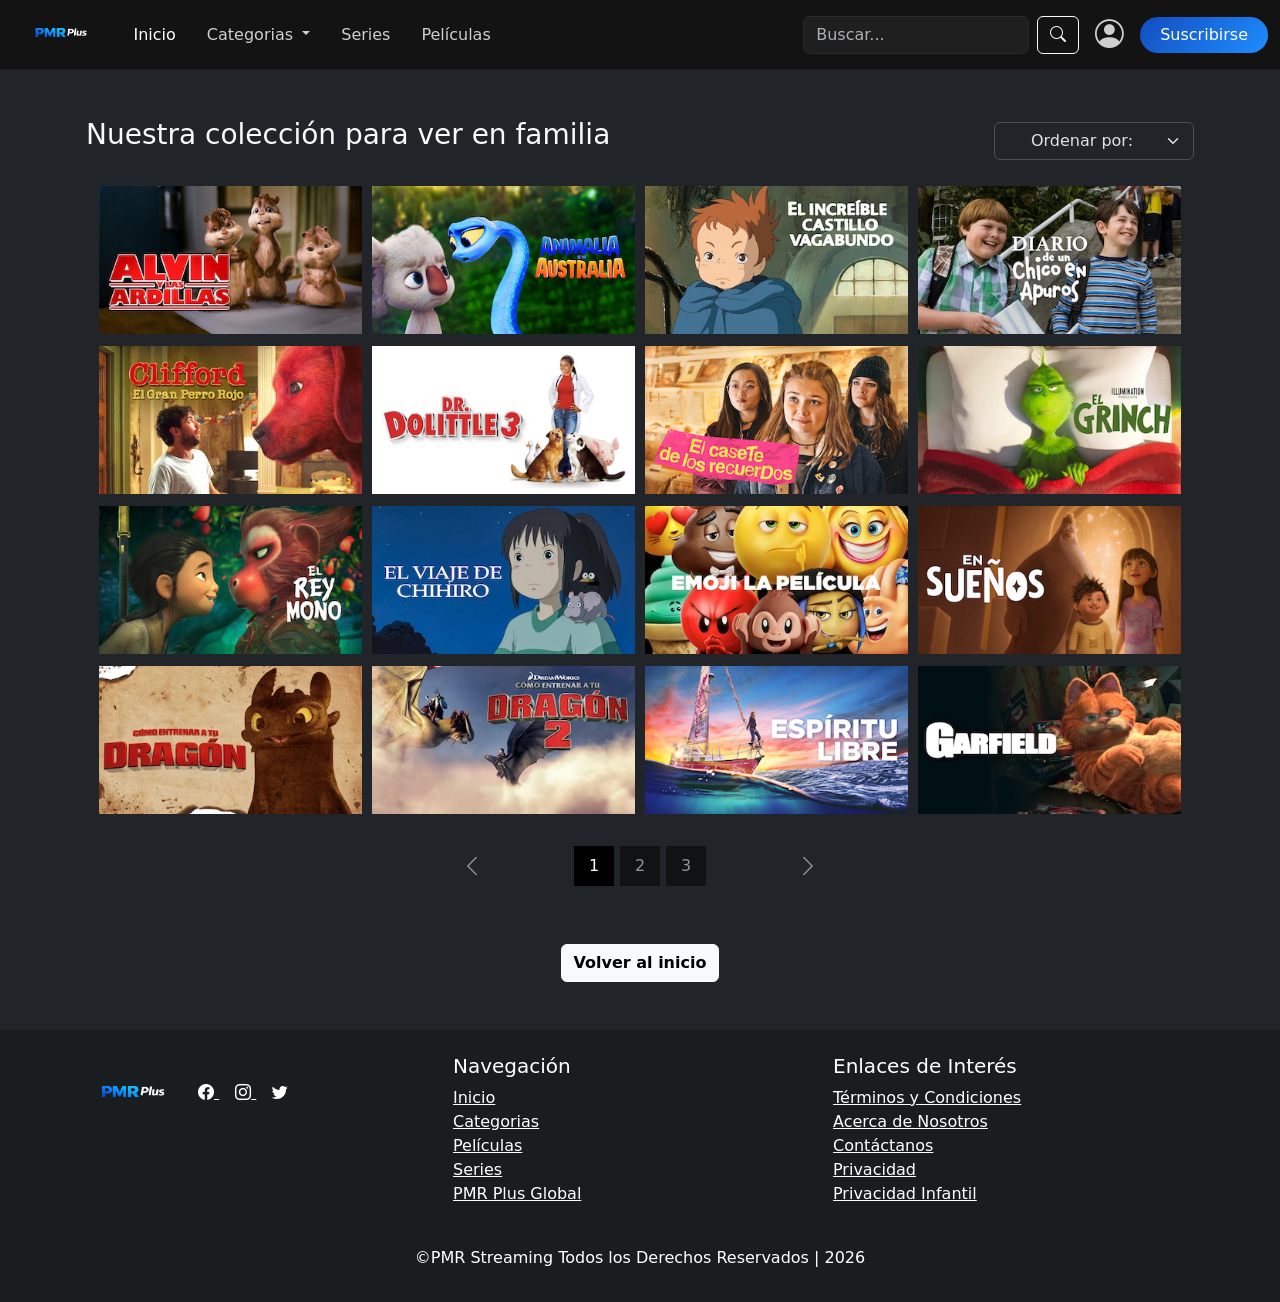
<file: pages/categorias2.html>
<!doctype html>
<html lang="es" data-bs-theme="dark">
  <head>
    <meta charset="UTF-8" />
    <meta name="viewport" content="width=device-width, initial-scale=1.0" />
    <meta
      name="description"
      content="Mirá las mejores películas y series en un solo lugar. Con PMR pochocleá sin limites ni interrupciones. Contenido actualizado nacional e internacional."
    />
    <meta
      name="author"
      content="Maira Galván, Patricio Moyano, Rodrigo Rueda"
    />
    <link rel="shortcut icon" href="../img/logoNavbar.png" type="image/x-icon" />
    <link
      rel="stylesheet"
      href="https://cdn.jsdelivr.net/npm/bootstrap-icons@1.13.1/font/bootstrap-icons.min.css"
    />
    <link rel="stylesheet" href="../css/bootstrap.min.css" />
    <link rel="stylesheet" href="../css/style.css" />
    <title>PMR - Infantiles</title>
  </head>
<body>
  <header class="sticky-top">
    <nav class="navbar navbar-expand-lg navbar-dark ">
      <div class="container-fluid">

                <!-- Logo -->
                <a class="navbar-brand fw-bold d-flex alingn-items-center" href="../index.html">
                    <img src="../img/logoNavbar.png" alt="PMG logo"  class="logo-nav">
                  </a>
                  
                  <!-- hamburguesa -->
                  <button class="navbar-toggler" type="button" data-bs-toggle="collapse" data-bs-target="#navbarContenido">
                    <span class="navbar-toggler-icon"></span>
                  </button>
                  
                  <!-- Contenido del navbar -->
                  <div class="collapse navbar-collapse" id="navbarContenido">
                    
                    <!-- Links -->
                    <ul class="navbar-nav  me-auto mb-2 mb-lg-0 ">
                    <li class="nav-item"> 
                      <a class="nav-link active" href="../index.html">Inicio</a>
                    </li>
                    <!--Categorias desplegable-->
                    <li class="nav-item dropdown">
                      <a class="nav-link dropdown-toggle" href="#" role="button" data-bs-toggle="dropdown">
                        Categorias
                      </a>
                        <ul class="dropdown-menu dropdown-menu-dark">
                          <li>
                            <a class="dropdown-item" href="../pages/categorias.html">Ciencia Ficcion</a>
                          </li>
                          <li>
                            <a class=" dropdown-item" href="../pages/categorias2.html">Infantiles</a>
                          </li>
                          <li>
                            <a class=" dropdown-item" href="../pages/error404.html">Terror</a>
                          </li>
                          <li>
                            <a class=" dropdown-item" href="../pages/error404.html">Accion</a>
                          </li>
                          <li>
                            <a class=" dropdown-item" href="../pages/error404.html">Comedia</a>
                          </li>
                          <li>
                            <a class=" dropdown-item" href="../pages/error404.html">Documentales</a>
                          </li>
                          <li>
                            <a class=" dropdown-item" href="../pages/error404.html">Policiales</a>
                          </li>
                          <li>
                            <a class=" dropdown-item" href="../pages/error404.html">Anime</a>
                          </li>
                          <li>
                            <a class=" dropdown-item" href="../pages/error404.html">Doramas</a>
                          </li>
                        </ul>
                      </li>
                        <li class="nav-item">
                          <a class="nav-link" href="../pages/detalleSerie.html">Series</a>
                        </li>
                        <li class="nav-item">
                          <a class="nav-link" href="../pages/detallePelicula.html">Películas</a>
                        </li>
                      
                    </ul>

                    <!-- Buscador -->
                    <div class="d-flex flex-column flex-lg-row align-items-lg-center gap-3">
                      <form class="d-flex">
                        <input class="form-control me-2 buscador" type="search" placeholder="Buscar...">
                        <button class="btn btn-outline-light" type="submit">
                          <i class="bi bi-search"></i>
                        </button>
                      </form>
                      
                      <div class="d-flex align-items-center gap-3 ">
                        <!-- login -->
                        <a href="../pages/login.html" class="login-icon ">
                          <i class="bi bi-person-circle"></i>
                        </a>
                    <!--suscripcion-->
                        <a href="../pages/suscripcion.html" class="btn btn-moderno">Suscribirse</a>
                      </div>
                    </div>
              </div>
        </nav>    
    </header>
    <main class="container">
      <div class="d-md-flex align-items-end justify-content-between my-4">
      <h4 class="text-light text-center mt-4 ps-1 lg-h3">Nuestra colección para ver en familia</h4>
      <div class="d-flex justify-content-end pe-1 mt-3"> <!-- Caja de ordenar por: -->
        <select class="form-select">
          <option selected class="text-center">Ordenar por:</option>
          <option value="1">Año de lanzamiento</option>
          <option value="2">Mas taquilleras</option>
          <option value="3">A-Z</option>
          <option value="3">Z-A</option>
        </select>
      </div>
      </div>
      <div id="Cuasi-control-paginacion" class="carousel slide carousel-fade mt-2"> <!-- Carousel que simula control de paginacion -->
        <div class="carousel-inner">
          <div class="carousel-item active">
            <div class="container">
              <div class="row row-gap-2 galeria">
                <div class="col-md-6 col-lg-3"><img class="w-100" src="../img/Infantiles/Alvin.webp" alt="Alvin"></div>
                <div class="col-md-6 col-lg-3"><img class="w-100" src="../img/Infantiles/Animalia.jpg" alt="Animalia"></div>
                <div class="col-md-6 col-lg-3"><img class="w-100" src="../img/Infantiles/CastilloVagabundo.webp" alt="El increible Castillo Vagabundo"></div>
                <div class="col-md-6 col-lg-3"><img class="w-100" src="../img/Infantiles/ChicoEnApuros.webp" alt="Diario de un chico en apuros"></div>
                <div class="col-md-6 col-lg-3"><img class="w-100" src="../img/Infantiles/Clifford.webp" alt="Clifford"></div>
                <div class="col-md-6 col-lg-3"><img class="w-100" src="../img/Infantiles/Dr.Dolittle.webp" alt="Dr.Dolittle"></div>
                <div class="col-md-6 col-lg-3"><img class="w-100" src="../img/Infantiles/ElcasetedelosRecuerdos.jpg" alt="ElcasetedelosRecuerdos"></div>
                <div class="col-md-6 col-lg-3"><img class="w-100" src="../img/Infantiles/ElGrinch.webp" alt="Elgrinch"></div>
                <div class="col-md-6 col-lg-3"><img class="w-100" src="../img/Infantiles/ElReyMono.jpg" alt="El rey mono"></div>
                <div class="col-md-6 col-lg-3"><img class="w-100" src="../img/Infantiles/ElViajedeChihiro.webp" alt="El viaje de chihiro"></div>
                <div class="col-md-6 col-lg-3"><img class="w-100" src="../img/Infantiles/Emoji.webp" alt="Emoji"></div>
                <div class="col-md-6 col-lg-3"><img class="w-100" src="../img/Infantiles/EnSueños.jpg" alt="Ensueños"></div>
                <div class="col-md-6 col-lg-3"><img class="w-100" src="../img/Infantiles/EntrenaratuDragon.webp" alt="Como entrenar a tu dragon"></div>
                <div class="col-md-6 col-lg-3"><img class="w-100" src="../img/Infantiles/EntrenaratuDragon2.webp" alt="Como entrenar a tu dragon 2"></div>
                <div class="col-md-6 col-lg-3"><img class="w-100" src="../img/Infantiles/EspirituLibre.jpg" alt="Espiritu libre"></div>
                <div class="col-md-6 col-lg-3"><img class="w-100" src="../img/Infantiles/Garfield.webp" alt="Garfield"></div>
              </div>
            </div>
          </div>
          <div class="carousel-item">
            <div class="container">
              <div class="row row-gap-2 galeria">
                <div class="col-md-6 col-lg-3"><img class="w-100" src="../img/Infantiles/GatoconBotas.webp" alt="Gato con botas"></div>
                <div class="col-md-6 col-lg-3"><img class="w-100" src="../img/Infantiles/GuerrerasKpop.jpg" alt="GuerrerasKpop"></div>
                <div class="col-md-6 col-lg-3"><img class="w-100" src="../img/Infantiles/JuneYkopi.jpg" alt="JuneYkopi"></div>
                <div class="col-md-6 col-lg-3"><img class="w-100" src="../img/Infantiles/KunfuPanda2.webp" alt="KunfuPanda2"></div>
                <div class="col-md-6 col-lg-3"><img class="w-100" src="../img/Infantiles/KungFuPanda.webp" alt="KungFuPanda"></div>
                <div class="col-md-6 col-lg-3"><img class="w-100" src="../img/Infantiles/KungFuPanda3.webp" alt="KungFuPanda3"></div>
                <div class="col-md-6 col-lg-3"><img class="w-100" src="../img/Infantiles/Lego.webp" alt="Lego"></div>
                <div class="col-md-6 col-lg-3"><img class="w-100" src="../img/Infantiles/LlamadoSalvaje.webp" alt="LlamadoSalvaje"></div>
                <div class="col-md-6 col-lg-3"><img class="w-100" src="../img/Infantiles/LosCretinos.jpg" alt="Los Cretinos"></div>
                <div class="col-md-6 col-lg-3"><img class="w-100" src="../img/Infantiles/LoslocosAdams.webp" alt="Los locos Adams"></div>
                <div class="col-md-6 col-lg-3"><img class="w-100" src="../img/Infantiles/LoslocosAdams2.webp" alt="Los locos Adams 2"></div>
                <div class="col-md-6 col-lg-3"><img class="w-100" src="../img/Infantiles/MaestroPulpo.jpg" alt="MaestroPulpo"></div>
                <div class="col-md-6 col-lg-3"><img class="w-100" src="../img/Infantiles/MarleyyYO.webp" alt="Marley y yo"></div>
                <div class="col-md-6 col-lg-3"><img class="w-100" src="../img/Infantiles/MasbaratopotDocena2.webp" alt="Mas barato por docena 2"></div>
                <div class="col-md-6 col-lg-3"><img class="w-100" src="../img/Infantiles/Mascotas.webp" alt="Mascotas"></div>
                <div class="col-md-6 col-lg-3"><img class="w-100" src="../img/Infantiles/Mascotas2.webp" alt="Mascotas2"></div>
              </div>
            </div>
          </div>
          <div class="carousel-item">
            <div class="container">
              <div class="row row-gap-2 galeria">
                <div class="col-md-6 col-lg-3"><img class="w-100" src="../img/Infantiles/Matilda.jpg" alt="Matilda"></div>
                <div class="col-md-6 col-lg-3"><img class="w-100" src="../img/Infantiles/MiVillanoFavorito3.webp" alt="Mi villano favorito 3"></div>
                <div class="col-md-6 col-lg-3"><img class="w-100" src="../img/Infantiles/Olé.webp" alt="Ole"></div>
                <div class="col-md-6 col-lg-3"><img class="w-100" src="../img/Infantiles/PajaroLoco.jpg" alt="Pajaro loco"></div>
                <div class="col-md-6 col-lg-3"><img class="w-100" src="../img/Infantiles/PatioFantastico.webp" alt="Patio Fantastico"></div>
                <div class="col-md-6 col-lg-3"><img class="w-100" src="../img/Infantiles/PerroPerdido.jpg" alt="Perro perdido"></div>
                <div class="col-md-6 col-lg-3"><img class="w-100" src="../img/Infantiles/PetterPan.webp" alt="Petter Pan"></div>
                <div class="col-md-6 col-lg-3"><img class="w-100" src="../img/Infantiles/Pikachu.webp" alt="Pikachu"></div>
                <div class="col-md-6 col-lg-3"><img class="w-100" src="../img/Infantiles/PollitosenFuga.webp" alt="Pollitos en fuga"></div>
                <div class="col-md-6 col-lg-3"><img class="w-100" src="../img/Infantiles/Robots.webp" alt="Robots"></div>
                <div class="col-md-6 col-lg-3"><img class="w-100" src="../img/Infantiles/Scooby-Doo2.webp" alt="Scooby-Doo2"></div>
                <div class="col-md-6 col-lg-3"><img class="w-100" src="../img/Infantiles/Shrek2.webp" alt="Shrek 2"></div>
                <div class="col-md-6 col-lg-3"><img class="w-100" src="../img/Infantiles/SienteelRitmo.jpg" alt="Siente el Ritmo"></div>
                <div class="col-md-6 col-lg-3"><img class="w-100" src="../img/Infantiles/Sonic3.webp" alt="Sonic 3"></div>
                <div class="col-md-6 col-lg-3"><img class="w-100" src="../img/Infantiles/Spirit.webp" alt="Spirit"></div>
                <div class="col-md-6 col-lg-3"><img class="w-100" src="../img/Infantiles/VacacionesDesastrosas.jpg" alt="Vacaciones Desastrosas"></div>
              </div>
            </div>
          </div>
        </div>
        <div class="carousel-indicators">
          <button type="button" data-bs-target="#Cuasi-control-paginacion" data-bs-slide-to="0" class="active" aria-current="true" aria-label="Slide 1">1</button>
          <button type="button" data-bs-target="#Cuasi-control-paginacion" data-bs-slide-to="1" aria-label="Slide 2">2</button>
          <button type="button" data-bs-target="#Cuasi-control-paginacion" data-bs-slide-to="2" aria-label="Slide 3">3</button>
          <button class="carousel-control-prev boton-flecha btn-prev" type="button" data-bs-target="#Cuasi-control-paginacion" data-bs-slide="prev">
            <span class="carousel-control-prev-icon" aria-hidden="true"></span>
            <span class="visually-hidden">Previous</span>
          </button>
          <button class="carousel-control-next boton-flecha btn-next" type="button" data-bs-target="#Cuasi-control-paginacion" data-bs-slide="next">
            <span class="carousel-control-next-icon" aria-hidden="true"></span>
            <span class="visually-hidden">Next</span>
          </button>
        </div>
      </div>
      <div class="text-center my-5">
      <a href="../index.html"><button type="button" class="btn btn-light fw-semibold">Volver al inicio</button></a>
      </div>
    </main>
    <footer class="bg-dark-subtle text-white pt-4 pb-3">
        <div class="container">
            <div class="row text-center text-md-start">
                <!-- Columna 1: Logo y redes -->
                <div class="col-12 col-md-12 col-lg-4 mb-3">
                    <img src="../img/logoNavbar.png" alt="Logotipo" width="120" />
                    <a href="../pages/error404.html" class="text-white me-3">
                        <i class="bi bi-facebook"></i>
                    </a>
                    <a href="../pages/error404.html" class="text-white me-3">
                        <i class="bi bi-instagram"></i>
                    </a>
                    <a href="../pages/error404.html" class="text-white">
                        <i class="bi bi-twitter"></i>
                    </a>
                </div>
                
                <!-- Columna 2: Navegación -->
                <div class="col-12 col-md-6 col-lg-4 mb-3">
                    <h5>Navegación</h5>
                    <ul class="list-unstyled">
                        <li>
                            <a href="../index.html" class="text-white me-3"
                            >Inicio</a
                            >
                        </li>
                        <li>
                            <a href="../pages/categorias.html" class="text-white me-3"
                            >Categorias</a
                            >
                        </li>
                        <li>
                            <a href="../pages/detallePelicula.html" class="text-white me-3"
                            >Películas</a
                            >
                        </li>
                        <li>
                            <a href="../pages/detalleSerie.html" class="text-white me-3"
                            >Series</a
                            >
                        </li>
                <li>
                    <a href="../pages/error404.html" class="text-white me-3"
                    >PMR Plus Global</a
                    >
                </li>
            </ul>
        </div>
        <!-- Columna 3: Links -->
        <div class="col-12 col-md-6 col-lg-4 mb-3">
            <h5>Enlaces de Interés</h5>
            <ul class="list-unstyled">
                <li>
                    <a
                    href="../pages/error404.html"
                    class="text-white text-decoration-underline"
                    >
                    Términos y Condiciones
                </a>
            </li>
            <li>
                <a
                href="../pages/acercaDeNosotros.html"
                class="text-white text-decoration-underline"
                >
                Acerca de Nosotros
            </a>
                </li>
                <li>
                    <a
                    href="../pages/contacto.html"
                    class="text-white text-decoration-underline"
                    >
                    Contáctanos
                </a>
            </li>
            <li>
                <a
                href="../pages/error404.html"
                class="text-white text-decoration-underline"
                >
                Privacidad
            </a>
        </li>
        <li>
            <a
            href="../pages/error404.html"
            class="text-white text-decoration-underline"
            >
            Privacidad Infantil
        </a>
    </li>
</ul>
</div>
</div>
<p class="text-center mt-2">
    ©PMR Streaming Todos los Derechos Reservados | 2026
</p>
</div>
</footer>
<script src="../js/bootstrap.bundle.min.js"></script>
</body>
</html>
</file>
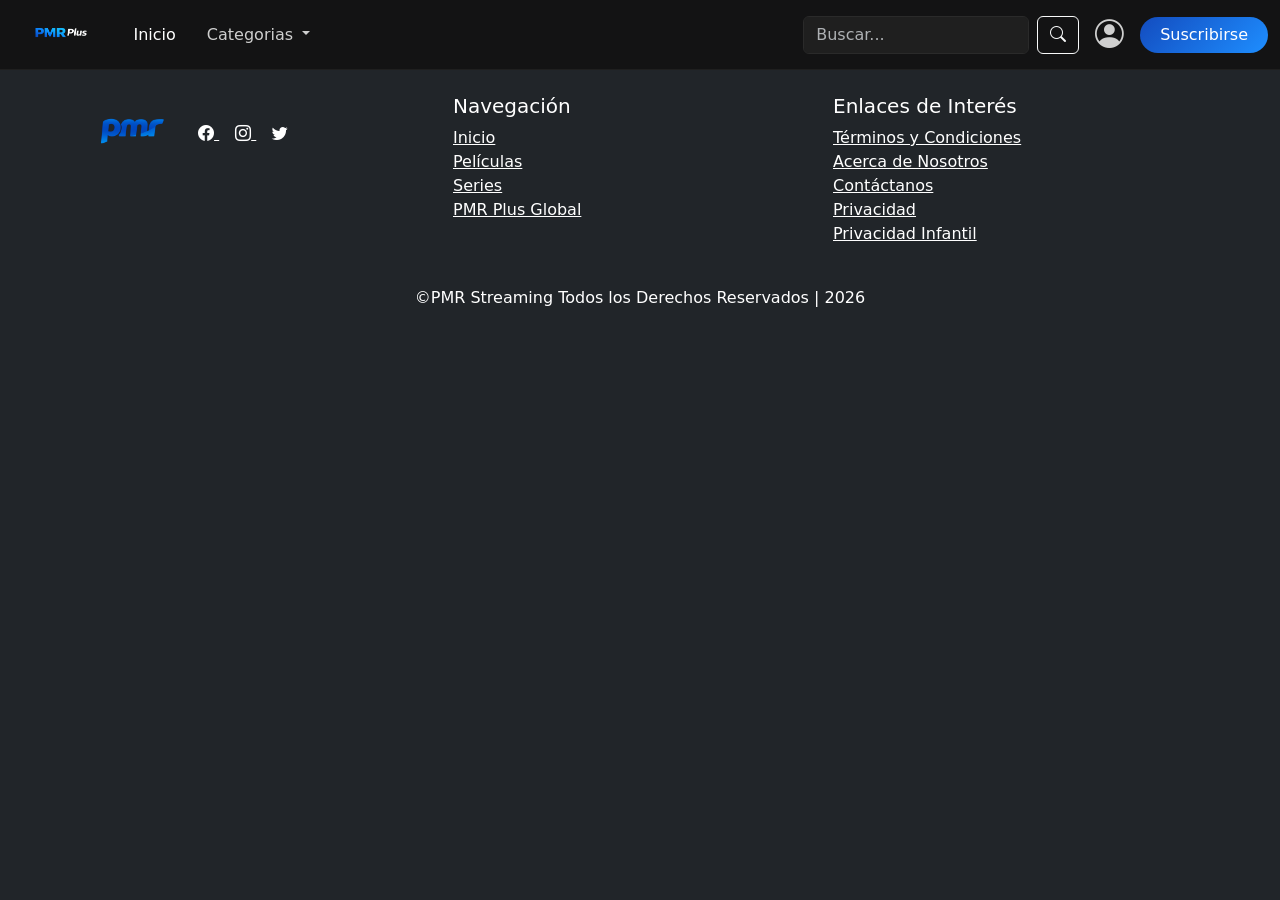
<file: pages/categoriasSugeridas.html>
<!doctype html>
<html lang="es" data-bs-theme="dark">
  <head>
    <meta charset="UTF-8" />
    <meta name="viewport" content="width=device-width, initial-scale=1.0" />
    <meta
      name="description"
      content="Mirá las mejores películas y series en un solo lugar. Con PMR pochocleá sin limites ni interrupciones. Contenido actualizado nacional e internacional."
    />
    <meta
      name="author"
      content="Maira Galván, Patricio Moyano, Rodrigo Rueda"
    />
    <link rel="shortcut icon" href="../img/favic.jpeg" type="image/x-icon" />
    <link
      rel="stylesheet"
      href="https://cdn.jsdelivr.net/npm/bootstrap-icons@1.13.1/font/bootstrap-icons.min.css"
    />
    <link rel="stylesheet" href="../css/bootstrap.min.css" />
    <link rel="stylesheet" href="../css/style.css" />
    <title>PMR Plus</title>
  </head>
  <body>
    <header class="sticky-top">
    <nav class="navbar navbar-expand-lg navbar-dark ">
      <div class="container-fluid">

                <!-- Logo -->
                <a class="navbar-brand fw-bold d-flex alingn-items-center" href="../index.html">
                    <img src="../img/logoNavbar.png" alt="PMG logo"  class="logo-nav">
                  </a>
                  
                  <!-- hamburguesa -->
                  <button class="navbar-toggler" type="button" data-bs-toggle="collapse" data-bs-target="#navbarContenido">
                    <span class="navbar-toggler-icon"></span>
                  </button>
                  
                  <!-- Contenido del navbar -->
                  <div class="collapse navbar-collapse" id="navbarContenido">
                    
                    <!-- Links -->
                    <ul class="navbar-nav  me-auto mb-2 mb-lg-0 ">
                    <li class="nav-item"> 
                      <a class="nav-link active" href="../index.html">Inicio</a>
                    </li>
                    <!--Categorias desplegable-->
                    <li class="nav-item dropdown">
                      <a class="nav-link dropdown-toggle" href="#" role="button" data-bs-toggle="dropdown">
                        Categorias
                      </a>
                      <ul class="dropdown-menu dropdown-menu-dark">
                        <li>
                          <a class="dropdown-item" href="./pages/detalleSerie.html">Series</a>
                        </li>
                        <li>
                          <a class=" dropdown-item" href="./pages/detallePelicula.html">Películas</a>
                        </li>
                        </ul>
                      </li>
                      
                    </ul>

                    <!-- Buscador -->
                    <div class="d-flex flex-column flex-lg-row align-items-lg-center gap-3">
                      <form class="d-flex">
                        <input class="form-control me-2 buscador" type="search" placeholder="Buscar...">
                        <button class="btn btn-outline-light" type="submit">
                          <i class="bi bi-search"></i>
                        </button>
                      </form>
                      
                      <div class="d-flex align-items-center gap-3 ">
                        <!-- login -->
                        <a href="../pages/login.html" class="login-icon ">
                          <i class="bi bi-person-circle"></i>
                        </a>
                    <!--suscripcion-->
                    <a href="../pages/suscripcion.html" class="btn btn-moderno">Suscribirse</a>
                  </div>
                </div>
                
              </div>
        </nav>
        
    </header>
    
    <footer class="bg-dark text-white pt-4 pb-3">
        <div class="container">
            <div class="row text-center text-md-start">
                <!-- Columna 1: Logo y redes -->
                <div class="col-12 col-md-12 col-lg-4 mb-3">
                    <img src="../img/logo.png" alt="Logotipo" width="120" />
                    <a href="../pages/error404.html" class="text-white me-3">
                        <i class="bi bi-facebook"></i>
                    </a>
                    <a href="../pages/error404.html" class="text-white me-3">
                        <i class="bi bi-instagram"></i>
                    </a>
                    <a href="../pages/error404.html" class="text-white">
                        <i class="bi bi-twitter"></i>
                    </a>
                </div>
                
                <!-- Columna 2: Navegación -->
                <div class="col-12 col-md-6 col-lg-4 mb-3">
                    <h5>Navegación</h5>
                    <ul class="list-unstyled">
                        <li>
                            <a href="../index.html" class="text-white me-3"
                            >Inicio</a
                            >
                        </li>
                        <li>
                            <a href="../pages/error404.html" class="text-white me-3"
                            >Películas</a
                            >
                        </li>
                        <li>
                            <a href="../pages/error404.html" class="text-white me-3"
                            >Series</a
                            >
                        </li>
                <li>
                    <a href="../pages/error404.html" class="text-white me-3"
                    >PMR Plus Global</a
                    >
                </li>
            </ul>
        </div>
        <!-- Columna 3: Links -->
        <div class="col-12 col-md-6 col-lg-4 mb-3">
            <h5>Enlaces de Interés</h5>
            <ul class="list-unstyled">
                <li>
                    <a
                    href="../pages/error404.html"
                    class="text-white text-decoration-underline"
                    >
                    Términos y Condiciones
                </a>
            </li>
            <li>
                <a
                href="../pages/acercaDeNosotros.html"
                class="text-white text-decoration-underline"
                >
                Acerca de Nosotros
            </a>
                </li>
                <li>
                    <a
                    href="../pages/contacto.html"
                    class="text-white text-decoration-underline"
                    >
                    Contáctanos
                </a>
            </li>
            <li>
                <a
                href="../pages/error404.html"
                class="text-white text-decoration-underline"
                >
                Privacidad
            </a>
        </li>
        <li>
            <a
            href="../pages/error404.html"
            class="text-white text-decoration-underline"
            >
            Privacidad Infantil
        </a>
    </li>
</ul>
</div>
</div>
<p class="text-center mt-2">
    ©PMR Streaming Todos los Derechos Reservados | 2026
</p>
</div>
</footer>
<script src="../js/bootstrap.bundle.min.js"></script>
</body>
</html>
</file>
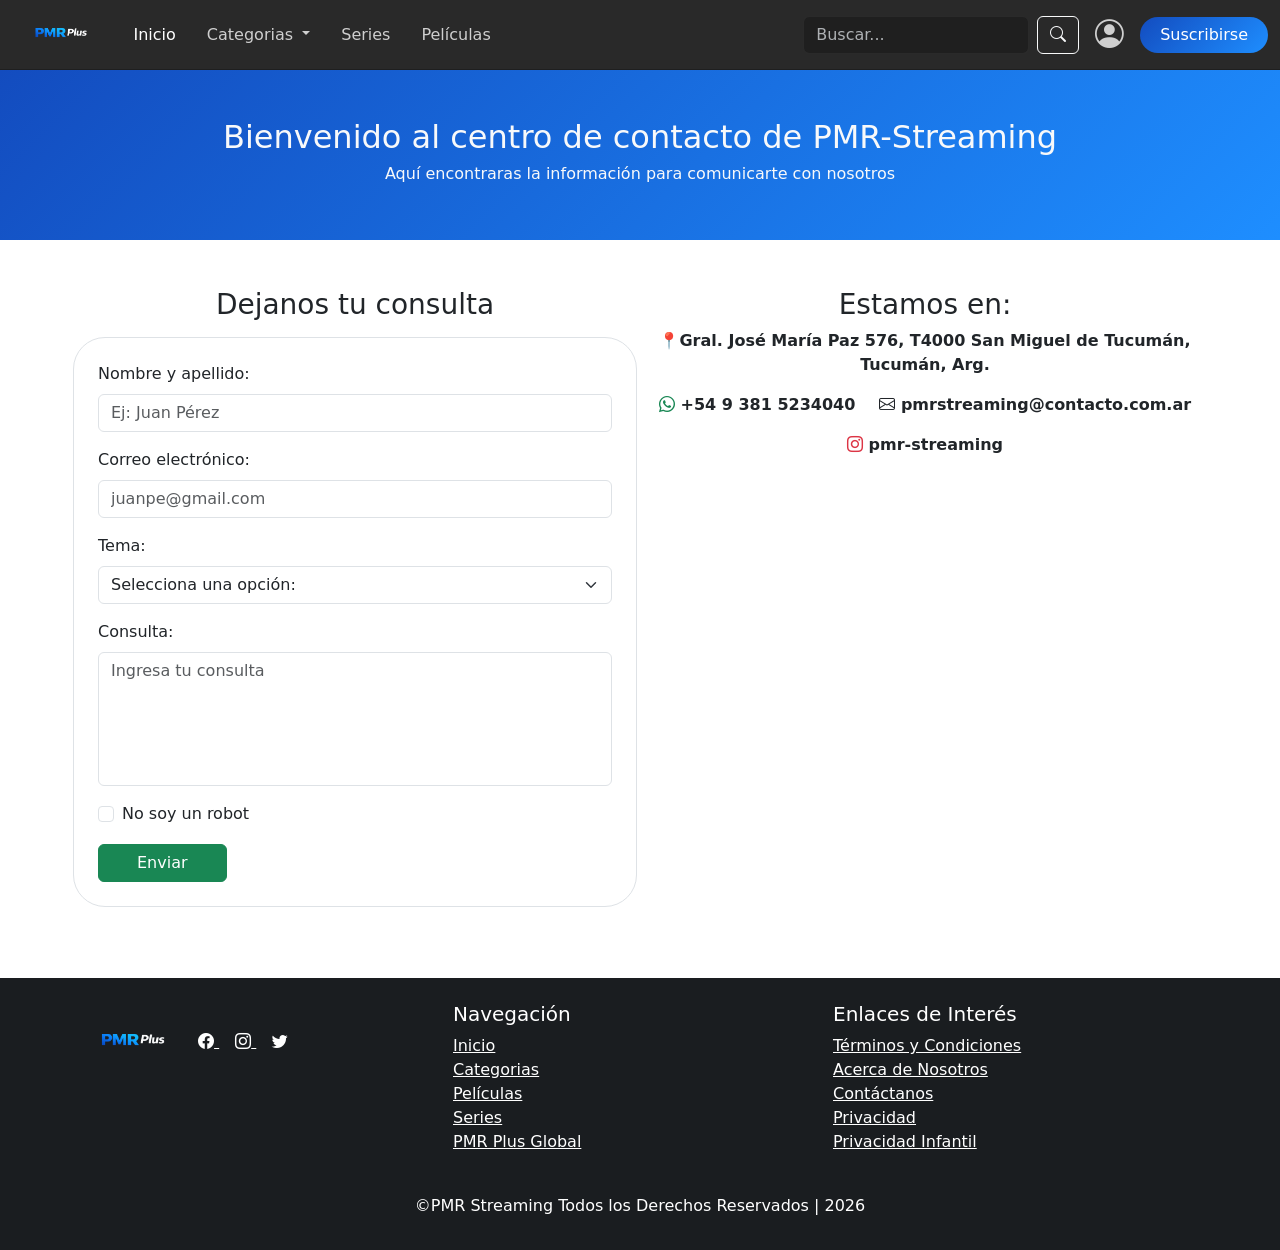
<file: pages/contacto.html>
<!doctype html>
<html lang="es" >
  <head>
    <meta charset="UTF-8" />
    <meta name="viewport" content="width=device-width, initial-scale=1.0" />
    <meta
      name="description"
      content="Mirá las mejores películas y series en un solo lugar. Con PMR pochocleá sin limites ni interrupciones. Contenido actualizado nacional e internacional."
    />
    <meta
      name="author"
      content="Maira Galván, Patricio Moyano, Rodrigo Rueda"
    />
    <link rel="shortcut icon" href="../img/favic.jpeg" type="image/x-icon" />
    <link
      rel="stylesheet"
      href="https://cdn.jsdelivr.net/npm/bootstrap-icons@1.13.1/font/bootstrap-icons.min.css"
    />
    <link rel="stylesheet" href="../css/bootstrap.min.css" />
    <link rel="stylesheet" href="../css/style.css" />
    <title>PMR Plus</title>
  </head>
  <body >
  <header class="sticky-top" data-bs-theme="dark">
    <nav class="navbar navbar-expand-lg navbar-dark ">
      <div class="container-fluid">

                <!-- Logo -->
                <a class="navbar-brand fw-bold d-flex alingn-items-center" href="../index.html">
                    <img src="../img/logoNavbar.png" alt="PMG logo"  class="logo-nav">
                  </a>
                  
                  <!-- hamburguesa -->
                  <button class="navbar-toggler" type="button" data-bs-toggle="collapse" data-bs-target="#navbarContenido">
                    <span class="navbar-toggler-icon"></span>
                  </button>
                  
                  <!-- Contenido del navbar -->
                  <div class="collapse navbar-collapse" id="navbarContenido">
                    
                    <!-- Links -->
                    <ul class="navbar-nav  me-auto mb-2 mb-lg-0 ">
                    <li class="nav-item"> 
                      <a class="nav-link active" href="../index.html">Inicio</a>
                    </li>
                    <!--Categorias desplegable-->
                    <li class="nav-item dropdown">
                      <a class="nav-link dropdown-toggle" href="#" role="button" data-bs-toggle="dropdown">
                        Categorias
                      </a>
                        <ul class="dropdown-menu dropdown-menu-dark">
                          <li>
                            <a class="dropdown-item" href="../pages/categorias.html">Ciencia Ficcion</a>
                          </li>
                          <li>
                            <a class=" dropdown-item" href="../pages/categorias2.html">Infantiles</a>
                          </li>
                          <li>
                            <a class=" dropdown-item" href="../pages/error404.html">Terror</a>
                          </li>
                          <li>
                            <a class=" dropdown-item" href="../pages/error404.html">Accion</a>
                          </li>
                          <li>
                            <a class=" dropdown-item" href="../pages/error404.html">Comedia</a>
                          </li>
                          <li>
                            <a class=" dropdown-item" href="../pages/error404.html">Documentales</a>
                          </li>
                          <li>
                            <a class=" dropdown-item" href="../pages/error404.html">Policiales</a>
                          </li>
                          <li>
                            <a class=" dropdown-item" href="../pages/error404.html">Anime</a>
                          </li>
                          <li>
                            <a class=" dropdown-item" href="../pages/error404.html">Doramas</a>
                          </li>
                        </ul>
                      </li>
                        <li class="nav-item">
                          <a class="nav-link" href="../pages/detalleSerie.html">Series</a>
                        </li>
                        <li class="nav-item">
                          <a class="nav-link" href="../pages/detallePelicula.html">Películas</a>
                        </li>
                      
                    </ul>

                    <!-- Buscador -->
                    <div class="d-flex flex-column flex-lg-row align-items-lg-center gap-3">
                      <form class="d-flex">
                        <input class="form-control me-2 buscador" type="search" placeholder="Buscar...">
                        <button class="btn btn-outline-light" type="submit">
                          <i class="bi bi-search"></i>
                        </button>
                      </form>
                      
                      <div class="d-flex align-items-center gap-3 ">
                        <!-- login -->
                        <a href="../pages/login.html" class="login-icon ">
                          <i class="bi bi-person-circle"></i>
                        </a>
                    <!--suscripcion-->
                        <a href="../pages/suscripcion.html" class="btn btn-moderno">Suscribirse</a>
                      </div>
                    </div>
              </div>
        </nav>    
    </header>
    <main>
      <section class="bg-contacto text-light text-center  p-5">
        <h2>Bienvenido al centro de contacto de PMR-Streaming</h2>
        <h6>Aquí encontraras la información para comunicarte con nosotros</h6>
      </section>
      <section class="container mb-5">
        <div class="row">
          <div class="col-12 col-lg-6 mt-5 ">  <!-- Columna formulario -->
            <h3 class="text-center">Dejanos tu consulta</h3>
          <form class="p-4 mt-3 rounded-5 border">
            <div class="mb-3">
              <label for="nombre" class="form-label">Nombre y apellido:</label>
              <input type="text" class="form-control" id="nombre" placeholder="Ej: Juan Pérez" minlength="2" maxlength="100" required>
            </div>
            <div class="mb-3">
              <label for="email" class="form-label">Correo electrónico:</label>
              <input type="email" class="form-control" id="email" placeholder="juanpe@gmail.com" required>
            </div>
            <div>
              <label for="tema" class="form-label">Tema:</label>
              <select class="form-select mb-3 tema-consulta" id="tema" required aria-label="">
                <option selected>Selecciona una opción:</option>
                <option value="1">Cuenta e inicio de sesión</option>
                <option value="2">Idiomas adicionales</option>
                <option value="3">Interfaz de usuario y navegación</option>
                <option value="3">Contenido por encargo y en vivo</option>
                <option value="3">Privacidad</option>
                <option value="3">Búsqueda</option>
                <option value="3">Dispositivos compatibles</option>
              </select>
            </div>
            <div class="mb-3">
              <label for="consulta" class="form-label">Consulta:</label>
              <textarea class="form-control resize-non" id="consulta" rows="5" placeholder="Ingresa tu consulta" maxlength="300" required></textarea>
            </div>
            <div class="form-check">
              <input class="form-check-input" type="checkbox" value="" id="noRobot" required>
              <label class="form-check-label" for="noRobot">No soy un robot</label>
            </div>
            <button type="submit" class="btn btn-success mt-3 w-25">Enviar</button>
          </form>
          </div>
          <div class="col-12 col-lg-6 mt-5 text-center">  <!-- Columna ubicarnos -->
            <div class="container">
            <h3 class="text-center">Estamos en:</h3>
              <p class="text-center fw-semibold">📍Gral. José María Paz 576, T4000 San Miguel de Tucumán, Tucumán, Arg.</p>
              <div class="d-md-flex justify-content-center gap-4">
              <p class="fw-semibold"><i class="bi bi-whatsapp text-success"></i> +54 9 381 5234040</p>
              <p class="fw-semibold"><i class="bi bi-envelope"></i> pmrstreaming@contacto.com.ar</p>
              </div>
              <p class="fw-semibold"><i class="bi bi-instagram text-danger"></i> pmr-streaming</p>
              <iframe src="https://www.google.com/maps/embed?pb=!1m18!1m12!1m3!1d3560.105916739557!2d-65.207167!3d-26.836583299999994!2m3!1f0!2f0!3f0!3m2!1i1024!2i768!4f13.1!3m3!1m2!1s0x94225d3ad7f30f1d%3A0xf8606cd659b8e3e4!2sRollingCode%20School!5e0!3m2!1ses-419!2sar!4v1771777411017!5m2!1ses-419!2sar" width="100%" height="450" style="border:0;" allowfullscreen="" loading="lazy" referrerpolicy="no-referrer-when-downgrade"></iframe>
            </div>
          </div>
        </div>
      </section>
    </main>
    <footer class="sub-footer text-white pt-4 pb-3">
        <div class="container">
            <div class="row text-center text-md-start">
                <!-- Columna 1: Logo y redes -->
                <div class="col-12 col-md-12 col-lg-4 mb-3">
                    <img src="../img/logoNavbar.png" alt="Logotipo" width="120" />
                    <a href="../pages/error404.html" class="text-white me-3">
                        <i class="bi bi-facebook"></i>
                    </a>
                    <a href="../pages/error404.html" class="text-white me-3">
                        <i class="bi bi-instagram"></i>
                    </a>
                    <a href="../pages/error404.html" class="text-white">
                        <i class="bi bi-twitter"></i>
                    </a>
                </div>
                
                <!-- Columna 2: Navegación -->
                <div class="col-12 col-md-6 col-lg-4 mb-3">
                    <h5>Navegación</h5>
                    <ul class="list-unstyled">
                        <li>
                            <a href="../index.html" class="text-white me-3"
                            >Inicio</a
                            >
                        </li>
                        <li>
                            <a href="../pages/categorias.html" class="text-white me-3"
                            >Categorias</a
                            >
                        </li>
                        <li>
                            <a href="../pages/detallePelicula.html" class="text-white me-3"
                            >Películas</a
                            >
                        </li>
                        <li>
                            <a href="../pages/detalleSerie.html" class="text-white me-3"
                            >Series</a
                            >
                        </li>
                <li>
                    <a href="../pages/error404.html" class="text-white me-3"
                    >PMR Plus Global</a
                    >
                </li>
            </ul>
        </div>
        <!-- Columna 3: Links -->
        <div class="col-12 col-md-6 col-lg-4 mb-3">
            <h5>Enlaces de Interés</h5>
            <ul class="list-unstyled">
                <li>
                    <a
                    href="../pages/error404.html"
                    class="text-white text-decoration-underline"
                    >
                    Términos y Condiciones
                </a>
            </li>
            <li>
                <a
                href="../pages/acercaDeNosotros.html"
                class="text-white text-decoration-underline"
                >
                Acerca de Nosotros
            </a>
                </li>
                <li>
                    <a
                    href="../pages/contacto.html"
                    class="text-white text-decoration-underline"
                    >
                    Contáctanos
                </a>
            </li>
            <li>
                <a
                href="../pages/error404.html"
                class="text-white text-decoration-underline"
                >
                Privacidad
            </a>
        </li>
        <li>
            <a
            href="../pages/error404.html"
            class="text-white text-decoration-underline"
            >
            Privacidad Infantil
        </a>
    </li>
</ul>
</div>
</div>
<p class="text-center mt-2">
    ©PMR Streaming Todos los Derechos Reservados | 2026
</p>
</div>
</footer>
<script src="../js/bootstrap.bundle.min.js"></script>
</body>
</html>
</file>
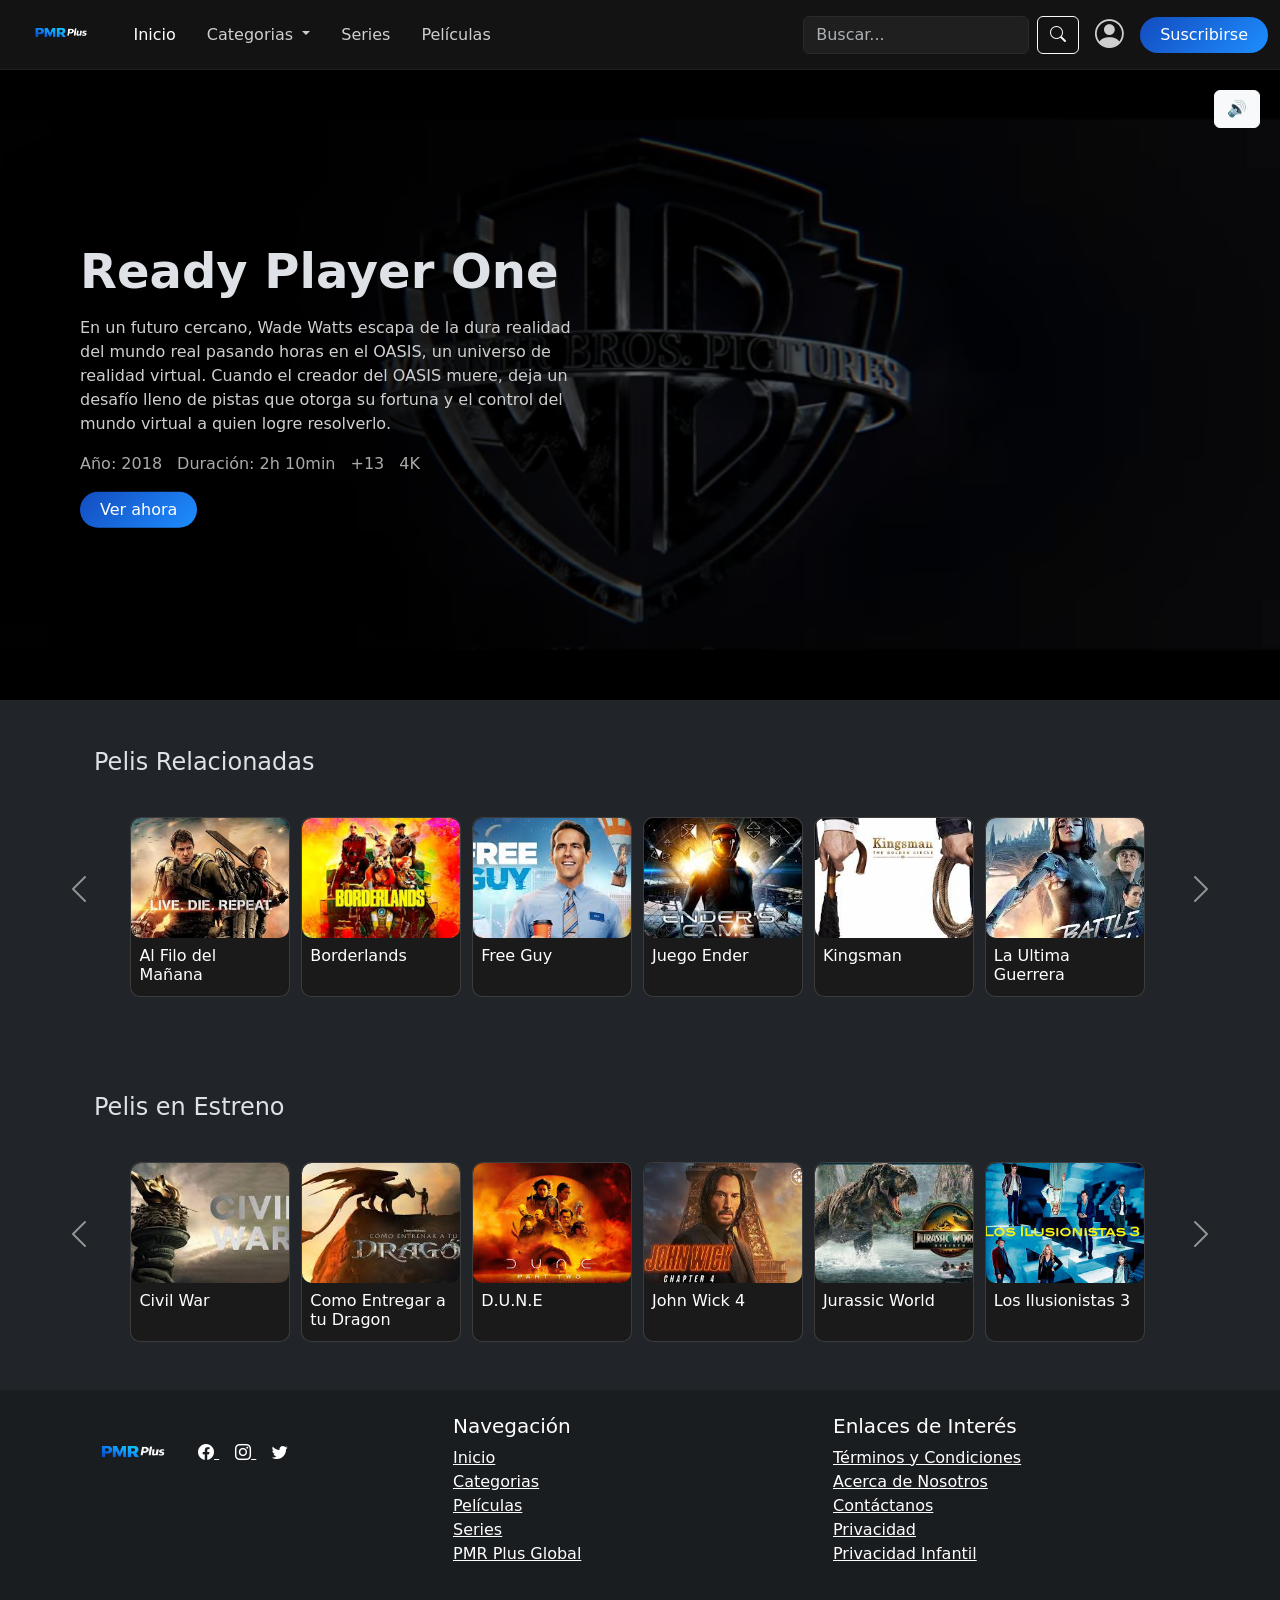
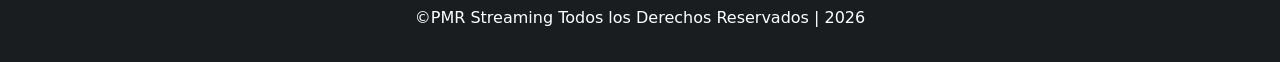
<file: pages/detallePelicula.html>
<!doctype html>
<html lang="es" data-bs-theme="dark">
  <head>
    <meta charset="UTF-8" />
    <meta name="viewport" content="width=device-width, initial-scale=1.0" />
    <meta
      name="description"
      content="Mirá las mejores películas y series en un solo lugar. Con PMR pochocleá sin limites ni interrupciones. Contenido actualizado nacional e internacional."
    />
    <meta
      name="author"
      content="Maira Galván, Patricio Moyano, Rodrigo Rueda"
    />
    <link rel="shortcut icon" href="../img/favic.jpeg" type="image/x-icon" />
    <link
      rel="stylesheet"
      href="https://cdn.jsdelivr.net/npm/bootstrap-icons@1.13.1/font/bootstrap-icons.min.css"
    />
    <link rel="stylesheet" href="../css/bootstrap.min.css" />
    <link rel="stylesheet" href="../css/style.css" />
    <title>PMR Plus</title>
  </head>
  <body>
    <header class="sticky-top">
        <nav class="navbar navbar-expand-lg navbar-dark ">
      <div class="container-fluid">

                <!-- Logo -->
                <a class="navbar-brand fw-bold d-flex alingn-items-center" href="../index.html">
                    <img src="../img/logoNavbar.png" alt="PMG logo"  class="logo-nav">
                  </a>
                  
                  <!-- hamburguesa -->
                  <button class="navbar-toggler" type="button" data-bs-toggle="collapse" data-bs-target="#navbarContenido">
                    <span class="navbar-toggler-icon"></span>
                  </button>
                  
                  <!-- Contenido del navbar -->
                  <div class="collapse navbar-collapse" id="navbarContenido">
                    
                    <!-- Links -->
                    <ul class="navbar-nav  me-auto mb-2 mb-lg-0 ">
                    <li class="nav-item"> 
                      <a class="nav-link active" href="../index.html">Inicio</a>
                    </li>
                    <!--Categorias desplegable-->
                    <li class="nav-item dropdown">
                      <a class="nav-link dropdown-toggle" href="#" role="button" data-bs-toggle="dropdown">
                        Categorias
                      </a>
                        <ul class="dropdown-menu dropdown-menu-dark">
                          <li>
                            <a class="dropdown-item" href="./categorias.html">Ciencia Ficcion</a>
                          </li>
                          <li>
                            <a class=" dropdown-item" href="./categorias2.html">Infantiles</a>
                          </li>
                          <li>
                            <a class=" dropdown-item" href="./error404.html">Terror</a>
                          </li>
                          <li>
                            <a class=" dropdown-item" href="./error404.html">Accion</a>
                          </li>
                          <li>
                            <a class=" dropdown-item" href="./error404.html">Comedia</a>
                          </li>
                          <li>
                            <a class=" dropdown-item" href="./error404.html">Documentales</a>
                          </li>
                          <li>
                            <a class=" dropdown-item" href="./error404.html">Policiales</a>
                          </li>
                          <li>
                            <a class=" dropdown-item" href="./error404.html">Anime</a>
                          </li>
                          <li>
                            <a class=" dropdown-item" href="./error404.html">Doramas</a>
                          </li>
                        </ul>
                      </li>
                        <li class="nav-item">
                          <a class="nav-link" href="./detalleSerie.html">Series</a>
                        </li>
                        <li class="nav-item">
                          <a class="nav-link" href="./detallePelicula.html">Películas</a>
                        </li>
                      
                    </ul>

                    <!-- Buscador -->
                    <div class="d-flex flex-column flex-lg-row align-items-lg-center gap-3">
                      <form class="d-flex">
                        <input class="form-control me-2 buscador" type="search" placeholder="Buscar...">
                        <button class="btn btn-outline-light" type="submit">
                          <i class="bi bi-search"></i>
                        </button>
                      </form>
                      
                      <div class="d-flex align-items-center gap-3 ">
                        <!-- login -->
                        <a href="./login.html" class="login-icon ">
                          <i class="bi bi-person-circle"></i>
                        </a>
                    <!--suscripcion-->
                        <a href="./suscripcion.html" class="btn btn-moderno">Suscribirse</a>
                      </div>
                    </div>
                
              </div>
        </nav>
        
    </header>
    <main class="detalle-peli">
        <!--Video/imagen-->
        <section class="peli-principal">
            <video autoplay muted loop playsinline class="peli-video">
                <source src="../video/readyPlayerOne.webm" type="video/webm">
            </video>

            <div class="peli-overlay"></div>

            <button class="btn btn-light btn-sonido" onclick="toggleSonido()">
            🔊
            </button>

            <div class="peli-info">
              <h1 class="peli-titulo">Ready Player One</h1>

              <p class="peli-descripcion">
                  En un futuro cercano, Wade Watts escapa de la dura realidad del mundo real
                  pasando horas en el OASIS, un universo de realidad virtual. Cuando el creador
                  del OASIS muere, deja un desafío lleno de pistas que otorga su fortuna y el
                  control del mundo virtual a quien logre resolverlo.
              </p>

              <div class="peli-datos">
                <span>Año: 2018</span>
                <span>Duración: 2h 10min</span>
                <span>+13</span>
                <span>4K</span>
              </div>

              <button class="btn btn-moderno mt-3">Ver ahora</button>
            </div>
        </section>

        <!--pelis-->
        <section class="container mt-5"> 
          <article class="container">
              <h4 class="titulo-seccion pb-lg-3"> Pelis Relacionadas</h4>
                <article class="carousel-lg pb-5"> <!-- Carousel para disp large -->
                  <div id="carouselPelis1" class="carousel slide">
                    <div class="carousel-inner">
                      <!--Pelis relacionadas-->
                      <div class="carousel-item active">
                        <div class="container">
                          <div class="row g-3 justify-content-center">
                            <div class="col-2">
                              <div class="card card-pelis">
                                <a href="../pages/error404.html">
                                  <img src="../img/p-relacionadas/alFilodelMañana.jpg" alt="Al Filo del Mañana" class="card-img-top">
                                  <div class="card-body p-2">
                                    <h6>Al Filo del Mañana</h6>
                                  </div>
                                </a>
                              </div>
                            </div>

                            <div class="col-2">
                              <div class="card card-pelis">
                                <a href="../pages/error404.html">
                                  <img src="../img/p-relacionadas/boderlands.jpg" alt="Borderlands" class="card-img-top">
                                  <div class="card-body p-2">
                                    <h6>Borderlands</h6>
                                  </div>
                                </a>
                              </div>
                            </div>

                            <div class="col-2">
                              <div class="card card-pelis">
                                <a href="../pages/error404.html">
                                  <img src="../img/p-relacionadas/freeGuy.jpg" alt="Free Guy" class="card-img-top">
                                  <div class="card-body p-2">
                                    <h6>Free Guy</h6>
                                  </div>
                                </a>
                              </div>
                            </div>
                            <div class="col-2">
                              <div class="card card-pelis">
                                <a href="../pages/error404.html">
                                  <img src="../img/p-relacionadas/juegoEnder.jpg" alt="Juego Ender" class="card-img-top">
                                  <div class="card-body p-2">
                                    <h6>Juego Ender</h6>
                                  </div>
                                </a>
                              </div>
                            </div>
                            <div class="col-2">
                              <div class="card card-pelis">
                                <a href="../pages/error404.html">
                                  <img src="../img/p-relacionadas/kingsman.jpg" alt="Kingsman" class="card-img-top">
                                  <div class="card-body p-2">
                                    <h6>Kingsman</h6>
                                  </div>
                                </a>
                              </div>
                            </div>
                            <div class="col-2">
                              <div class="card card-pelis">
                                <a href="../pages/error404.html">
                                  <img src="../img/p-relacionadas/LaUltimaGuerrera.webp" alt="La Ultima Guerrera" class="card-img-top">
                                  <div class="card-body p-2">
                                    <h6>La Ultima Guerrera</h6>
                                  </div>
                                </a>
                              </div>
                            </div>
                          </div>
                        </div>
                      </div>

                    <!--Pelis 6+-->
                    <div class="carousel-item">
                      <div class="row g-3 justify-content-center">
                        <div class="col-2">
                          <div class="card card-pelis">
                            <a href="../pages/error404.html">
                              <img src="../img/p-relacionadas/MortalEngines.jpg" alt="Mortal Engines" class="card-img-top">
                              <div class="card-body p-2">
                                <h6>Mortal Engines</h6>
                              </div>
                            </a>
                          </div>
                        </div>
                        <div class="col-2">
                          <div class="card card-pelis">
                            <a href="../pages/error404.html">
                              <img src="../img/p-relacionadas/PacificRim.jpg" alt="Pacific Rim" class="card-img-top">
                              <div class="card-body p-2">
                                <h6>Pacific Rim</h6>
                              </div>
                            </a>
                          </div>
                        </div>
                        <div class="col-2">
                          <div class="card card-pelis">
                            <a href="../pages/error404.html">
                              <img src="../img/p-relacionadas/TheMartian.jpg" alt="The Martian" class="card-img-top">
                              <div class="card-body p-2">
                                <h6>The Martian</h6>
                              </div>
                            </a>
                          </div>
                        </div>
                        <div class="col-2">
                          <div class="card card-pelis">
                            <img src="../img/p-relacionadas/tron.jpg" alt="Tron" class="card-img-top">
                            <div class="card-body p-2">
                              <h6>Tron</h6>
                            </div>
                          </div>
                        </div>
                        <div class="col-2">
                          <div class="card card-pelis">
                            <img src="../img/p-relacionadas/valerian.jpg" alt="Valerian" class="card-img-top">
                            <div class="card-body p-2">
                              <h6>Valerian</h6>
                            </div>
                          </div>
                        </div>
                        <div class="col-2">
                          <div class="card card-pelis">
                            <img src="../img/p-relacionadas/VigilanteDelFuturo.jpg" alt="Vigilante del Futuro" class="card-img-top">
                            <div class="card-body p-2">
                              <h6>Vigilante del Futuro</h6>
                            </div>
                          </div>
                        </div>

                      </div>
                    </div>
                    </div>

                    <!--botones-->
                    <button class="carousel-control-prev btn-carousel" type="button" data-bs-target="#carouselPelis1" data-bs-slide="prev">
                      <span class="carousel-control-prev-icon icono-carousel"></span>
                    </button>

                    <button class="carousel-control-next btn-carousel" type="button" data-bs-target="#carouselPelis1" data-bs-slide="next">
                      <span class="carousel-control-next-icon icono-carousel"></span>
                    </button>
                  </div>
                </article>
                <article class="carousel-md"> <!-- Carousel para disp sm y md-->
          <div class="contenedor">
            <div class="card">
              <a href="../pages/error404.html">
                <img src="../img/p-relacionadas/alFilodelMañana.jpg" alt="Al Filo del Mañana">
                <div class="card-body p-2">
                    <h6>Al Filo del Mañana</h6>
                </div>
              </a>
            </div>
            <div class="card">
              <a href="../pages/error404.html">
                <img src="../img/p-relacionadas/boderlands.jpg" alt="Borderlands">
                <div class="card-body p-2">
                    <h6>Borderlands</h6>
                </div>
              </a>
            </div>
            <div class="card">
              <a href="../pages/error404.html">
                <img src="../img/p-relacionadas/freeGuy.jpg" alt="Free Guy">
                <div class="card-body p-2">
                    <h6>Free Guy</h6>
                </div>
              </a>
            </div>
            <div class="card">
              <a href="../pages/error404.html">
                <img src="../img/p-relacionadas/juegoEnder.jpg" alt="Juego Ender">
                <div class="card-body p-2">
                    <h6>Juego Ender</h6>
                </div>
              </a>
            </div>
            <div class="card">
              <a href="../pages/error404.html">
                <img src="../img/p-relacionadas/kingsman.jpg" alt="Kingsman">
                <div class="card-body p-2">
                    <h6>Kingsman</h6>
                </div>
              </a>
            </div>
            <div class="card">
              <a href="../pages/error404.html">
                <img src="../img/p-relacionadas/LaUltimaGuerrera.webp" alt="La Ultima Guerrera">
                <div class="card-body p-2">
                    <h6>La Ultima Guerrera</h6>
                </div>
              </a>
            </div>
            <div class="card">
              <a href="../pages/error404.html">
                <img src="../img/p-relacionadas/MortalEngines.jpg" alt="Mortal Engines">
                <div class="card-body p-2">
                    <h6>Mortal Engines</h6>
                </div>
              </a>
            </div>
            <div class="card">
              <a href="../pages/error404.html">
                <img src="../img/p-relacionadas/PacificRim.jpg" alt="Pacific Rim">
                <div class="card-body p-2">
                    <h6>Pacific Rim</h6>
                </div>
              </a>
            </div>
            <div class="card">
              <a href="../pages/error404.html">
                <img src="../img/p-relacionadas/TheMartian.jpg" alt="The Martian">
                <div class="card-body p-2">
                    <h6>The Martian</h6>
                </div>
              </a>
            </div>
            <div class="card">
              <a href="../pages/error404.html">
                <img src="../img/p-relacionadas/tron.jpg" alt="Tron">
                <div class="card-body p-2">
                    <h6>Tron</h6>
                </div>
              </a>
            </div>
            <div class="card">
              <a href="../pages/error404.html">
                <img src="../img/p-relacionadas/valerian.jpg" alt="Valerian">
                <div class="card-body p-2">
                    <h6>Valerian</h6>
                </div>
              </a>
            </div>
            <div class="card">
              <a href="../pages/error404.html">
                <img src="../img/p-relacionadas/VigilanteDelFuturo.jpg" alt="Vigilante del Futuro">
                <div class="card-body p-2">
                    <h6>Vigilante del Futuro</h6>
                </div>
              </a>
            </div>
          </div>
        </article>
          </article>
        </section>
        
        <!--Pelis en Estreno-->
        <section class="container mt-5"> 
          <article class="container">
              <h4 class="titulo-seccion pb-lg-3"> Pelis en Estreno</h4>
                <article class="carousel-lg pb-5"> <!-- Carousel para disp large -->
                  <div id="carouselEstrenos" class="carousel slide">
                    <div class="carousel-inner">
                      <div class="carousel-item active">
                        <div class="container">
                          <div class="row g-3 justify-content-center">
                            <div class="col-2">
                              <div class="card card-pelis">
                                <a href="../pages/error404.html">
                                  <img src="../img/p-estreno/CivilWar.jpg" alt="Civil War" class="card-img-top">
                                  <div class="card-body p-2">
                                    <h6>Civil War</h6>
                                  </div>
                                </a>
                              </div>
                            </div>

                            <div class="col-2">
                              <div class="card card-pelis">
                                <a href="../pages/error404.html">
                                  <img src="../img/p-estreno/Dragon.jpg" alt="Como Entregar a tu Dragon" class="card-img-top">
                                  <div class="card-body p-2">
                                    <h6>Como Entregar a tu Dragon</h6>
                                  </div>
                                </a>
                              </div>
                            </div>

                            <div class="col-2">
                              <div class="card card-pelis">
                                <a href="../pages/error404.html">
                                  <img src="../img/p-estreno/dune.jpg" alt="D.U.N.E" class="card-img-top">
                                  <div class="card-body p-2">
                                    <h6>D.U.N.E</h6>
                                  </div>
                                </a>
                              </div>
                            </div>
                            <div class="col-2">
                              <div class="card card-pelis">
                                <a href="../pages/error404.html">
                                  <img src="../img/p-estreno/JohnWick.jpg" alt="John Wick 4" class="card-img-top">
                                  <div class="card-body p-2">
                                    <h6>John Wick 4</h6>
                                  </div>
                                </a>
                              </div>
                            </div>
                            <div class="col-2">
                              <div class="card card-pelis">
                                <a href="../pages/error404.html">
                                  <img src="../img/p-estreno/JurassicWorld.jpg" alt="Jurassic World" class="card-img-top">
                                  <div class="card-body p-2">
                                    <h6>Jurassic World</h6>
                                  </div>
                                </a>
                              </div>
                            </div>
                            <div class="col-2">
                            <div class="card card-pelis">
                              <a href="../pages/error404.html">
                                <img src="../img/p-estreno/LosIlusionistas3.jpg" alt="Los Ilusionistas 3" class="card-img-top">
                                <div class="card-body p-2">
                                  <h6>Los Ilusionistas 3</h6>
                                </div>
                              </a>
                            </div>
                          </div>
                          </div>
                        </div>
                      </div>

                    <!--Pelis 6+-->
                    <div class="carousel-item">
                      <div class="row g-3 justify-content-center">
                        <div class="col-2">
                          <div class="card card-pelis">
                            <a href="../pages/error404.html">
                              <img src="../img/p-estreno/megan2.0.jpg" alt="Megan 2.0" class="card-img-top">
                              <div class="card-body p-2">
                                <h6>Megan 2.0</h6>
                              </div>
                            </a>
                          </div>
                        </div>
                        <div class="col-2">
                          <div class="card card-pelis">
                            <a href="../pages/error404.html">
                              <img src="../img/p-estreno/MoonFall.jpg" alt="Moonfall" class="card-img-top">
                              <div class="card-body p-2">
                                <h6>Moonfall</h6>
                              </div>
                            </a>
                          </div>
                        </div>
                        <div class="col-2">
                          <div class="card card-pelis">
                            <a href="../pages/error404.html">
                              <img src="../img/p-estreno/Observados.jpg" alt="Observados" class="card-img-top">
                              <div class="card-body p-2">
                                <h6>Observados</h6>
                              </div>
                            </a>
                          </div>
                        </div>
                        <div class="col-2">
                          <div class="card card-pelis">
                            <a href="../pages/error404.html">
                              <img src="../img/p-estreno/oppenheimer.jpg" alt="Oppenheimer" class="card-img-top">
                              <div class="card-body p-2">
                                <h6>Oppenheimer</h6>
                              </div>
                            </a>
                          </div>
                        </div>
                        
                        <div class="col-2">
                          <div class="card card-pelis">
                            <a href="../pages/error404.html">
                              <img src="../img/p-estreno/topGun.jpg" alt="Top Gun" class="card-img-top">
                              <div class="card-body p-2">
                                <h6>Top Gun</h6>
                              </div>
                            </a>
                          </div>
                        </div>
                        <div class="col-2">
                          <div class="card card-pelis">
                            <a href="../pages/error404.html">
                              <img src="../img/p-estreno/TronAres.jpg" alt="Tron Ares" class="card-img-top">
                              <div class="card-body p-2">
                                <h6>Tron Ares</h6>
                              </div>
                            </a>
                          </div>
                        </div>

                      </div>
                    </div>
                    </div>

                    <!--botones-->
                    <button class="carousel-control-prev btn-carousel" type="button" data-bs-target="#carouselEstrenos" data-bs-slide="prev">
                      <span class="carousel-control-prev-icon icono-carousel"></span>
                    </button>

                    <button class="carousel-control-next btn-carousel" type="button" data-bs-target="#carouselEstrenos" data-bs-slide="next">
                      <span class="carousel-control-next-icon icono-carousel"></span>
                    </button>
                  </div>
                </article>
                <article class="carousel-md"> <!-- Carousel para disp sm y md-->
          <div class="contenedor">
            <div class="card">
              <a href="../pages/error404.html">
                <img src="../img/p-estreno/CivilWar.jpg" alt="Civil War" class="card-img-top">
                <div class="card-body p-2">
                  <h6>Civil War</h6>
                </div>
              </a>
            </div>
            <div class="card">
              <a href="../pages/error404.html">
                <img src="../img/p-estreno/Dragon.jpg" alt=" Como entrenar a tu Dragon" class="card-img-top">
                <div class="card-body p-2">
                  <h6>Como entrenar a tu Dragon</h6>
                </div>
              </a>
            </div>
            <div class="card">
              <a href="../pages/error404.html">
                <img src="../img/p-estreno/dune.jpg" alt="D.U.N.E." class="card-img-top">
                <div class="card-body p-2">
                  <h6>D.U.N.E.</h6>
                </div>
              </a>
            </div>
            <div class="card">
              <a href="../pages/error404.html">
                <img src="../img/p-estreno/JohnWick.jpg" alt="John Wick 4" class="card-img-top">
                <div class="card-body p-2">
                  <h6>John Wick 4</h6>
                </div>
              </a>
            </div>
            <div class="card">
              <a href="../pages/error404.html">
                <img src="../img/p-estreno/JurassicWorld.jpg" alt="Jurassic World" class="card-img-top">
                <div class="card-body p-2">
                  <h6>Jurassic World</h6>
                </div>
              </a>
            </div>
            <div class="card">
              <a href="../pages/error404.html">
                <img src="../img/p-estreno/LosIlusionistas3.jpg" alt="Los Ilusionistas 3" class="card-img-top">
                <div class="card-body p-2">
                  <h6>Los Ilusionistas 3</h6>
                </div>
              </a>
            </div>
            <div class="card">
              <a href="../pages/error404.html">
                <img src="../img/p-estreno/megan2.0.jpg" alt="Megan 2.0" class="card-img-top">
                <div class="card-body p-2">
                  <h6>Megan 2.0</h6>
                </div>
              </a>
            </div>
            <div class="card">
              <a href="../pages/error404.html">
                <img src="../img/p-estreno/MoonFall.jpg" alt="MoonFall" class="card-img-top">
                <div class="card-body p-2">
                  <h6>MoonFall</h6>
                </div>
              </a>
            </div>
            <div class="card">
              <a href="../pages/error404.html">
                <img src="../img/p-estreno/Observados.jpg" alt="Observados" class="card-img-top">
                <div class="card-body p-2">
                  <h6>Observados</h6>
                </div>
              </a>
            </div>
            <div class="card">
              <a href="../pages/error404.html">
                <img src="../img/p-estreno/oppenheimer.jpg" alt="Oppenheimer" class="card-img-top">
                <div class="card-body p-2">
                  <h6>Oppenheimer</h6>
                </div>
              </a>
            </div>
            <div class="card">
              <a href="../pages/error404.html">
                <img src="../img/p-estreno/topGun.jpg" alt="Top Gun" class="card-img-top">
                <div class="card-body p-2">
                  <h6>Top Gun</h6>
                </div>
              </a>
            </div>
          </div>
        </article>
          </article>
        </section>


        
    </main>
    <footer class="bg-dark-subtle text-white pt-4 pb-3">
        <div class="container">
            <div class="row text-center text-md-start">
                <!-- Columna 1: Logo y redes -->
                <div class="col-12 col-md-12 col-lg-4 mb-3">
                    <img src="../img/logoNavbar.png" alt="Logotipo" width="120" />
                    <a href="../pages/error404.html" class="text-white me-3">
                        <i class="bi bi-facebook"></i>
                    </a>
                    <a href="../pages/error404.html" class="text-white me-3">
                        <i class="bi bi-instagram"></i>
                    </a>
                    <a href="../pages/error404.html" class="text-white">
                        <i class="bi bi-twitter"></i>
                    </a>
                </div>
                
                <!-- Columna 2: Navegación -->
                <div class="col-12 col-md-6 col-lg-4 mb-3">
                    <h5>Navegación</h5>
                    <ul class="list-unstyled">
                        <li>
                            <a href="../index.html" class="text-white me-3"
                            >Inicio</a
                            >
                        </li>
                        <li>
                            <a href="../pages/categorias.html" class="text-white me-3"
                            >Categorias</a
                            >
                        </li>
                        <li>
                            <a href="../pages/error404.html" class="text-white me-3"
                            >Películas</a
                            >
                        </li>
                        <li>
                            <a href="../pages/error404.html" class="text-white me-3"
                            >Series</a
                            >
                        </li>
                <li>
                    <a href="../pages/error404.html" class="text-white me-3"
                    >PMR Plus Global</a
                    >
                </li>
            </ul>
        </div>
        <!-- Columna 3: Links -->
        <div class="col-12 col-md-6 col-lg-4 mb-3">
            <h5>Enlaces de Interés</h5>
            <ul class="list-unstyled">
                <li>
                    <a
                    href="../pages/error404.html"
                    class="text-white text-decoration-underline"
                    >
                    Términos y Condiciones
                </a>
            </li>
            <li>
                <a
                href="../pages/acercaDeNosotros.html"
                class="text-white text-decoration-underline"
                >
                Acerca de Nosotros
            </a>
                </li>
                <li>
                    <a
                    href="../pages/contacto.html"
                    class="text-white text-decoration-underline"
                    >
                    Contáctanos
                </a>
            </li>
            <li>
                <a
                href="../pages/error404.html"
                class="text-white text-decoration-underline"
                >
                Privacidad
            </a>
        </li>
        <li>
            <a
            href="../pages/error404.html"
            class="text-white text-decoration-underline"
            >
            Privacidad Infantil
        </a>
    </li>
</ul>
</div>
</div>
<p class="text-center mt-2">
    ©PMR Streaming Todos los Derechos Reservados | 2026
</p>
</div>
</footer>
    
<script src="../js/bootstrap.bundle.min.js"></script>
</body>
</html>
</file>
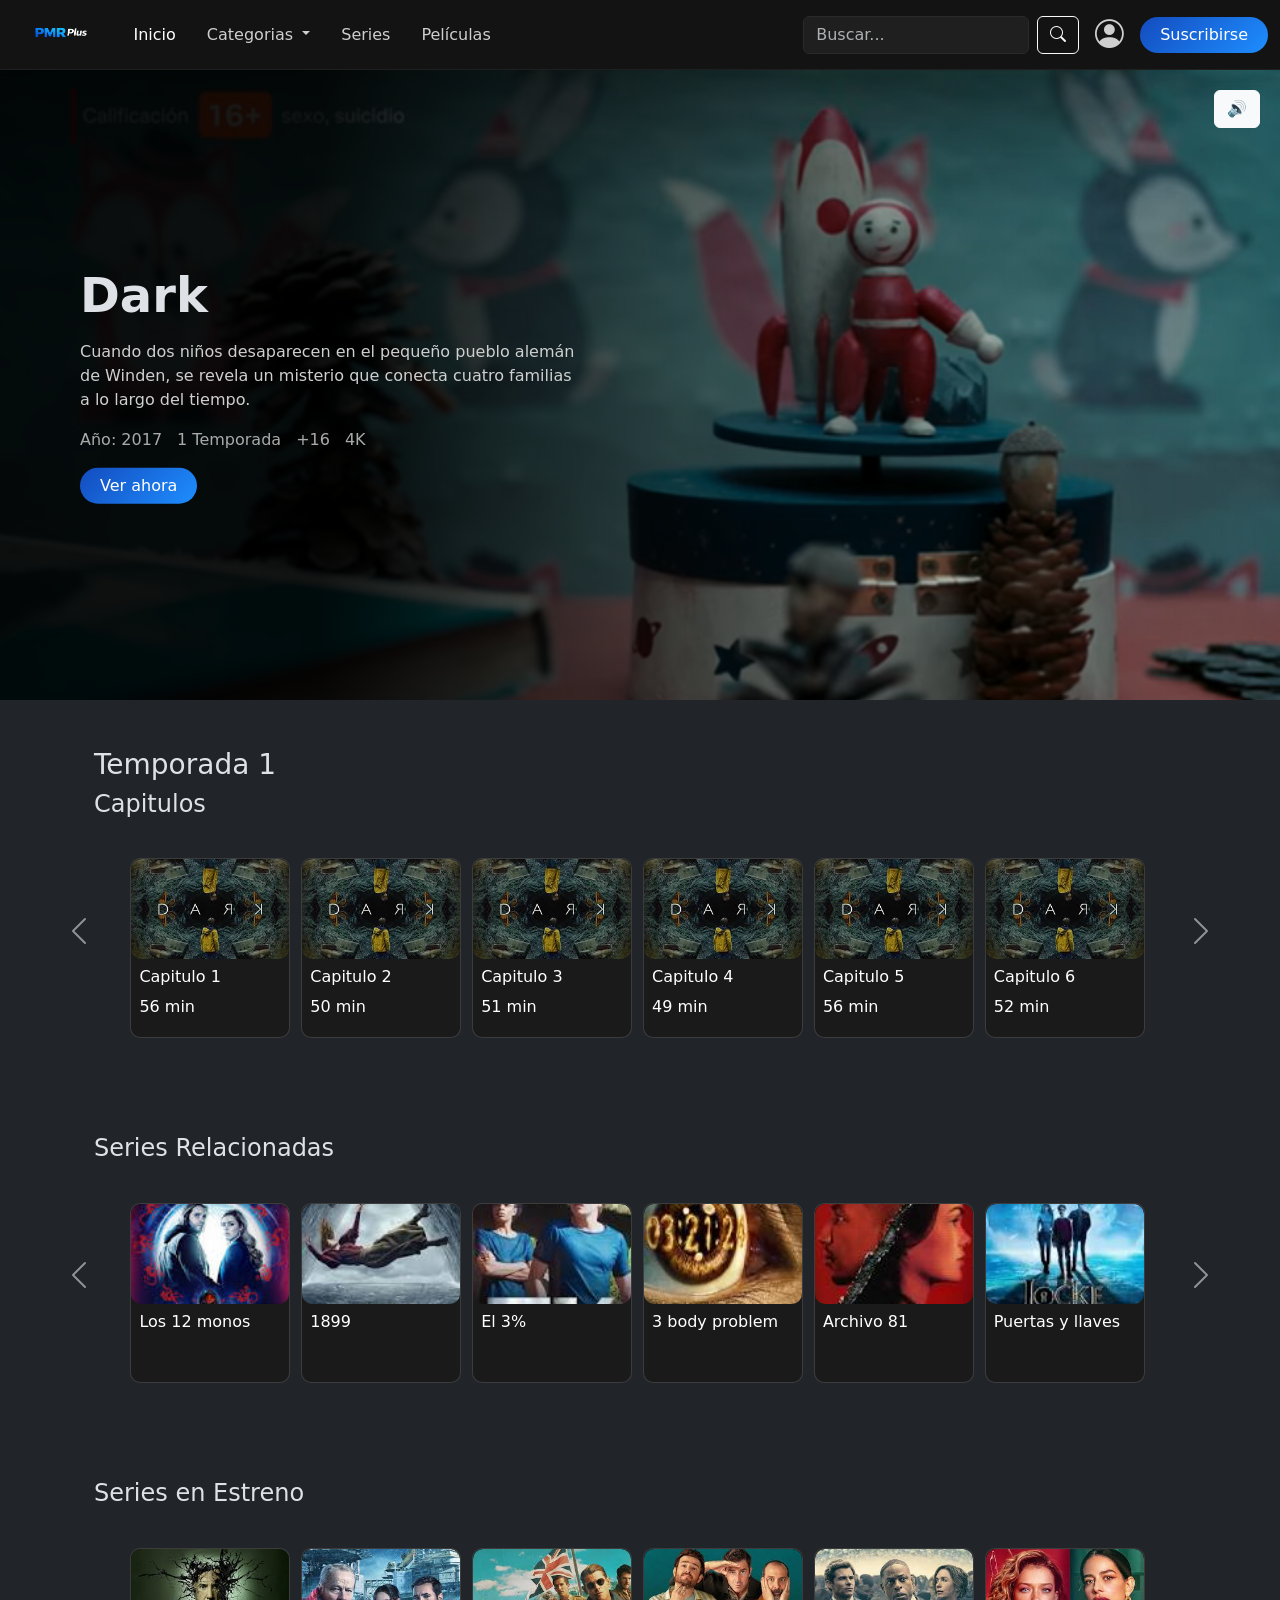
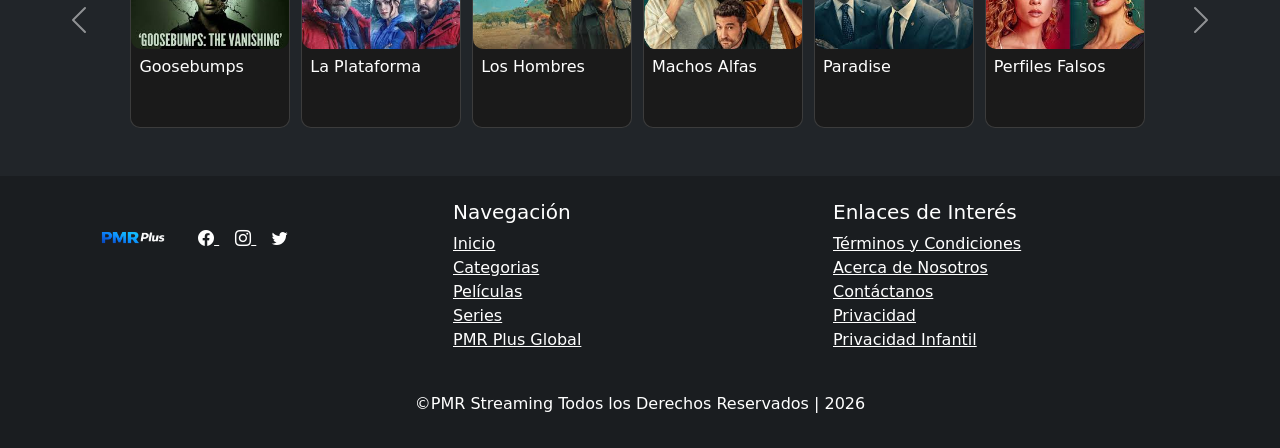
<file: pages/detalleSerie.html>
<!doctype html>
<html lang="es" data-bs-theme="dark">
  <head>
    <meta charset="UTF-8" />
    <meta name="viewport" content="width=device-width, initial-scale=1.0" />
    <meta
      name="description"
      content="Mirá las mejores películas y series en un solo lugar. Con PMR pochocleá sin limites ni interrupciones. Contenido actualizado nacional e internacional."
    />
    <meta
      name="author"
      content="Maira Galván, Patricio Moyano, Rodrigo Rueda"
    />
    <link rel="shortcut icon" href="../img/favic.jpeg" type="image/x-icon" />
    <link
      rel="stylesheet"
      href="https://cdn.jsdelivr.net/npm/bootstrap-icons@1.13.1/font/bootstrap-icons.min.css"
    />
    <link rel="stylesheet" href="../css/bootstrap.min.css" />
    <link rel="stylesheet" href="../css/style.css" />
    <title>PMR Plus</title>
  </head>
  <body>
    <header class="sticky-top">
        <nav class="navbar navbar-expand-lg navbar-dark ">
      <div class="container-fluid">

                <!-- Logo -->
                <a class="navbar-brand fw-bold d-flex alingn-items-center" href="../index.html">
                    <img src="../img/logoNavbar.png" alt="PMG logo"  class="logo-nav">
                  </a>
                  
                  <!-- hamburguesa -->
                  <button class="navbar-toggler" type="button" data-bs-toggle="collapse" data-bs-target="#navbarContenido">
                    <span class="navbar-toggler-icon"></span>
                  </button>
                  
                  <!-- Contenido del navbar -->
                  <div class="collapse navbar-collapse" id="navbarContenido">
                    
                    <!-- Links -->
                    <ul class="navbar-nav  me-auto mb-2 mb-lg-0 ">
                    <li class="nav-item"> 
                      <a class="nav-link active" href="../index.html">Inicio</a>
                    </li>
                    <!--Categorias desplegable-->
                    <li class="nav-item dropdown">
                      <a class="nav-link dropdown-toggle" href="#" role="button" data-bs-toggle="dropdown">
                        Categorias
                      </a>
                        <ul class="dropdown-menu dropdown-menu-dark">
                          <li>
                            <a class="dropdown-item" href="./categorias.html">Ciencia Ficcion</a>
                          </li>
                          <li>
                            <a class=" dropdown-item" href="./categorias2.html">Infantiles</a>
                          </li>
                          <li>
                            <a class=" dropdown-item" href="./error404.html">Terror</a>
                          </li>
                          <li>
                            <a class=" dropdown-item" href="./error404.html">Accion</a>
                          </li>
                          <li>
                            <a class=" dropdown-item" href="./error404.html">Comedia</a>
                          </li>
                          <li>
                            <a class=" dropdown-item" href="./error404.html">Documentales</a>
                          </li>
                          <li>
                            <a class=" dropdown-item" href="./error404.html">Policiales</a>
                          </li>
                          <li>
                            <a class=" dropdown-item" href="./error404.html">Anime</a>
                          </li>
                          <li>
                            <a class=" dropdown-item" href="./error404.html">Doramas</a>
                          </li>
                        </ul>
                      </li>
                        <li class="nav-item">
                          <a class="nav-link" href="./detalleSerie.html">Series</a>
                        </li>
                        <li class="nav-item">
                          <a class="nav-link" href="./detallePelicula.html">Películas</a>
                        </li>
                      
                    </ul>

                    <!-- Buscador -->
                    <div class="d-flex flex-column flex-lg-row align-items-lg-center gap-3">
                      <form class="d-flex">
                        <input class="form-control me-2 buscador" type="search" placeholder="Buscar...">
                        <button class="btn btn-outline-light" type="submit">
                          <i class="bi bi-search"></i>
                        </button>
                      </form>
                      
                      <div class="d-flex align-items-center gap-3 ">
                        <!-- login -->
                        <a href="./login.html" class="login-icon ">
                          <i class="bi bi-person-circle"></i>
                        </a>
                    <!--suscripcion-->
                        <a href="./suscripcion.html" class="btn btn-moderno">Suscribirse</a>
                      </div>
                    </div>
                
              </div>
        </nav>
        
    </header>
    <main class="detalle-serie">
        <!--Video/imagen-->
        <section class="serie-principal">
            <video autoplay muted loop playsinline class="serie-video">
                <source src="../video/Trailer.mp4" type="video/mp4">
                <source src="../video/Trailer.webm" type="video/webm">
            </video>

            <div class="serie-overlay"></div>

            <button class="btn btn-light btn-sonido" onclick="toggleSonido()">
            🔊
            </button>

            <div class="serie-info">
              <h1 class="serie-titulo">Dark</h1>

              <p class="serie-descripcion">
                  Cuando dos niños desaparecen en el pequeño pueblo alemán de Winden,
                  se revela un misterio que conecta cuatro familias a lo largo del tiempo.
              </p>

              <div class="serie-datos">
                <span>Año: 2017</span>
                <span>1 Temporada</span>
                <span>+16</span>
                <span>4K</span>
              </div>

              <button class="btn btn-moderno mt-3">Ver ahora</button>
            </div>
        </section>

        <!--Capitulos-->
        <section class="container mt-5"> 
          <article class="container">
            <h3>Temporada 1</h3>
              <h4 class="titulo-seccion pb-lg-3"> Capitulos</h4>
                <article class="carousel-lg pb-5"> <!-- Carousel para disp large -->
                  <div id="carouselCapitulos" class="carousel slide">
                    <div class="carousel-inner">
                      <!--Capitulos-->
                      <div class="carousel-item active">
                        <div class="container">
                          <div class="row g-3 justify-content-center">
                            <div class="col-2">
                              <div class="card card-capitulo">
                                <a href="../pages/error404.html">
                                  <img src="../img/serie-dark.jpg" alt="capitulo 1" class="card-img-top">
                                  <div class="card-body p-2">
                                    <h6>Capitulo 1</h6>
                                    <p>56 min</p>
                                  </div>
                                </a>
                              </div>
                            </div>

                            <div class="col-2">
                              <div class="card card-capitulo">
                                <a href="../pages/error404.html">
                                  <img src="../img/serie-dark.jpg" alt="capitulo 2" class="card-img-top">
                                  <div class="card-body p-2">
                                    <h6>Capitulo 2</h6>
                                    <p>50 min</p>
                                  </div>
                                </a>
                              </div>
                            </div>

                            <div class="col-2">
                              <div class="card card-capitulo">
                                <a href="../pages/error404.html">
                                  <img src="../img/serie-dark.jpg" alt="capitulo 3" class="card-img-top">
                                  <div class="card-body p-2">
                                    <h6>Capitulo 3</h6>
                                    <p>51 min</p>
                                  </div>
                                </a>
                              </div>
                            </div>
                            <div class="col-2">
                              <div class="card card-capitulo">
                                <a href="../pages/error404.html">
                                  <img src="../img/serie-dark.jpg" alt="capitulo 4" class="card-img-top">
                                  <div class="card-body p-2">
                                    <h6>Capitulo 4</h6>
                                    <p>49 min</p>
                                  </div>
                                </a>
                              </div>
                            </div>
                            <div class="col-2">
                              <div class="card card-capitulo">
                                <a href="../pages/error404.html">
                                  <img src="../img/serie-dark.jpg" alt="capitulo 5" class="card-img-top">
                                  <div class="card-body p-2">
                                    <h6>Capitulo 5</h6>
                                    <p>56 min</p>
                                  </div>
                                </a>
                              </div>
                            </div>
                            <div class="col-2">
                            <div class="card card-capitulo">
                              <a href="../pages/error404.html">
                                <img src="../img/serie-dark.jpg" alt="Capitulo 6" class="card-img-top">
                                <div class="card-body p-2">
                                  <h6>Capitulo 6</h6>
                                  <p>52 min</p>
                                </div>
                              </a>
                            </div>
                          </div>
                          </div>
                        </div>
                      </div>

                    <!--Capitulos 5+-->
                    <div class="carousel-item">
                      <div class="row g-3 justify-content-center">
                        <div class="col-2">
                          <div class="card card-capitulo">
                            <a href="../pages/error404.html">
                              <img src="../img/serie-dark.jpg" alt="Capitulo 7" class="card-img-top">
                              <div class="card-body p-2">
                                <h6>Capitulo 7</h6>
                                <p>60 min</p>
                              </div>
                            </a>
                          </div>
                        </div>
                        <div class="col-2">
                          <div class="card card-capitulo">
                            <a href="../pages/error404.html">
                              <img src="../img/serie-dark.jpg" alt="Capitulo 8" class="card-img-top">
                              <div class="card-body p-2">
                                <h6>Capitulo 8</h6>
                                <p>57 min</p>
                              </div>
                            </a>
                          </div>
                        </div>
                        <div class="col-2">
                          <div class="card card-capitulo">
                            <a href="../pages/error404.html">
                              <img src="../img/serie-dark.jpg" alt="Capitulo 9" class="card-img-top">
                              <div class="card-body p-2">
                                <h6>Capitulo 9</h6>
                                <p>59 min</p>
                              </div>
                            </a>
                          </div>
                        </div>
                        <div class="col-2">
                          <div class="card card-capitulo">
                            <img src="../img/serie-dark.jpg" alt="Capitulo 10" class="card-img-top">
                            <div class="card-body p-2">
                              <h6>Capitulo 10</h6>
                              <p>50 min</p>
                            </div>
                          </div>
                        </div>

                      </div>
                    </div>
                    </div>

                    <!--botones-->
                    <button class="carousel-control-prev btn-carousel" type="button" data-bs-target="#carouselCapitulos" data-bs-slide="prev">
                      <span class="carousel-control-prev-icon icono-carousel"></span>
                    </button>

                    <button class="carousel-control-next btn-carousel" type="button" data-bs-target="#carouselCapitulos" data-bs-slide="next">
                      <span class="carousel-control-next-icon icono-carousel"></span>
                    </button>
                  </div>
                </article>
                <article class="carousel-md"> <!-- Carousel para disp sm y md-->
          <div class="contenedor">
            <div class="card">
              <a href="../pages/error404.html">
                <img src="../img/serie-dark.jpg" alt="Capitulo 1">
                <div class="card-body p-2">
                    <h6>Capitulo 1</h6>
                    <p>56 min</p>
                </div>
              </a>
            </div>
            <div class="card">
              <a href="../pages/error404.html">
                <img src="../img/serie-dark.jpg" alt="Capitulo 2">
                <div class="card-body p-2">
                    <h6>Capitulo 2</h6>
                    <p>50 min</p>
                </div>
              </a>
            </div>
            <div class="card">
              <a href="../pages/error404.html">
                <img src="../img/serie-dark.jpg" alt="Capitulo 3">
                <div class="card-body p-2">
                    <h6>Capitulo 3</h6>
                    <p>51 min</p>
                </div>
              </a>
            </div>
            <div class="card">
              <a href="../pages/error404.html">
                <img src="../img/serie-dark.jpg" alt="Capitulo 4">
                <div class="card-body p-2">
                    <h6>Capitulo 4</h6>
                    <p>49 min</p>
                </div>
              </a>
            </div>
            <div class="card">
              <a href="../pages/error404.html">
                <img src="../img/serie-dark.jpg" alt="Capitulo 5">
                <div class="card-body p-2">
                    <h6>Capitulo 5</h6>
                    <p>56 min</p>
                </div>
              </a>
            </div>
            <div class="card">
              <a href="../pages/error404.html">
                <img src="../img/serie-dark.jpg" alt="Capitulo 6">
                <div class="card-body p-2">
                    <h6>Capitulo 6</h6>
                    <p>52 min</p>
                </div>
              </a>
            </div>
            <div class="card">
              <a href="../pages/error404.html">
                <img src="../img/serie-dark.jpg" alt="Capitulo 7">
                <div class="card-body p-2">
                    <h6>Capitulo 7</h6>
                    <p>60 min</p>
                </div>
              </a>
            </div>
            <div class="card">
              <a href="../pages/error404.html">
                <img src="../img/serie-dark.jpg" alt="Capitulo 8">
                <div class="card-body p-2">
                    <h6>Capitulo 8</h6>
                    <p>57 min</p>
                </div>
              </a>
            </div>
            <div class="card">
              <a href="../pages/error404.html">
                <img src="../img/serie-dark.jpg" alt="Capitulo 9">
                <div class="card-body p-2">
                    <h6>Capitulo 9</h6>
                    <p>59 min</p>
                </div>
              </a>
            </div>
            <div class="card">
              <a href="../pages/error404.html">
                <img src="../img/serie-dark.jpg" alt="Capitulo 10">
                <div class="card-body p-2">
                    <h6>Capitulo 10</h6>
                    <p>50 min</p>
                </div>
              </a>
            </div>
          </div>
        </article>
          </article>
        </section>

        <!--Series en relacionadas-->
        <section class="container mt-5"> 
          <article class="container">
              <h4 class="titulo-seccion pb-lg-3"> Series Relacionadas</h4>
                <article class="carousel-lg pb-5"> <!-- Carousel para disp large -->
                  <div id="carouselRelacionadas" class="carousel slide">
                    <div class="carousel-inner">
                      <div class="carousel-item active">
                        <div class="container">
                          <div class="row g-3 justify-content-center">
                            <div class="col-2">
                              <div class="card card-capitulo">
                                <a href="../pages/error404.html">
                                  <img src="../img/s-relacionadas/12monos.jpg" alt="Los 12 monos" class="card-img-top">
                                  <div class="card-body p-2">
                                    <h6>Los 12 monos</h6>
                                  </div>
                                </a>
                              </div>
                            </div>

                            <div class="col-2">
                              <div class="card card-capitulo">
                                <a href="../pages/error404.html">
                                  <img src="../img/s-relacionadas/1899.jpg" alt="1899" class="card-img-top">
                                  <div class="card-body p-2">
                                    <h6>1899</h6>
                                  </div>
                                </a>
                              </div>
                            </div>

                            <div class="col-2">
                              <div class="card card-capitulo">
                                <a href="../pages/error404.html">
                                  <img src="../img/s-relacionadas/3%.jpg" alt="El 3%" class="card-img-top">
                                  <div class="card-body p-2">
                                    <h6>El 3%</h6>
                                  </div>
                                </a>
                              </div>
                            </div>
                            <div class="col-2">
                              <div class="card card-capitulo">
                                <a href="../pages/error404.html">
                                  <img src="../img/s-relacionadas/3bodyproblem.jpg" alt="3 body problem" class="card-img-top">
                                  <div class="card-body p-2">
                                    <h6>3 body problem</h6>
                                  </div>
                                </a>
                              </div>
                            </div>
                            <div class="col-2">
                              <div class="card card-capitulo">
                                <a href="../pages/error404.html">
                                  <img src="../img/s-relacionadas/archivo81.jpg" alt="Archivo 81" class="card-img-top">
                                  <div class="card-body p-2">
                                    <h6>Archivo 81</h6>
                                  </div>
                                </a>
                              </div>
                            </div>
                            <div class="col-2">
                            <div class="card card-capitulo">
                              <a href="../pages/error404.html">
                                <img src="../img/s-relacionadas/llaves.jpg" alt="Puertas y llaves" class="card-img-top">
                                <div class="card-body p-2">
                                  <h6>Puertas y llaves</h6>
                                </div>
                              </a>
                            </div>
                          </div>
                          </div>
                        </div>
                      </div>

                    <!--Capitulos 5+-->
                    <div class="carousel-item">
                      <div class="row g-3 justify-content-center">
                        <div class="col-2">
                          <div class="card card-capitulo">
                            <a href="../pages/error404.html">
                              <img src="../img/s-relacionadas/OA.jpg" alt="The O.A." class="card-img-top">
                              <div class="card-body p-2">
                                <h6>The O.A.</h6>
                              </div>
                            </a>
                          </div>
                        </div>
                        <div class="col-2">
                          <div class="card card-capitulo">
                            <a href="../pages/error404.html">
                              <img src="../img/s-relacionadas/silo.jpg" alt="El silo" class="card-img-top">
                              <div class="card-body p-2">
                                <h6>El silo</h6>
                              </div>
                            </a>
                          </div>
                        </div>
                        <div class="col-2">
                          <div class="card card-capitulo">
                            <a href="../pages/error404.html">
                              <img src="../img/s-relacionadas/strangerThings.jpg" alt="The Stranger Things" class="card-img-top">
                              <div class="card-body p-2">
                                <h6>he Stranger Things</h6>
                              </div>
                            </a>
                          </div>
                        </div>
                        <div class="col-2">
                          <div class="card card-capitulo">
                            <a href="../pages/error404.html">
                              <img src="../img/s-relacionadas/viajeros.jpg" alt="Los Viajeron" class="card-img-top">
                              <div class="card-body p-2">
                                <h6>Los Viajeros</h6>
                              </div>
                            </a>
                          </div>
                        </div>

                      </div>
                    </div>
                    </div>

                    <!--botones-->
                    <button class="carousel-control-prev btn-carousel" type="button" data-bs-target="#carouselRelacionadas" data-bs-slide="prev">
                      <span class="carousel-control-prev-icon icono-carousel"></span>
                    </button>

                    <button class="carousel-control-next btn-carousel" type="button" data-bs-target="#carouselRelacionadas" data-bs-slide="next">
                      <span class="carousel-control-next-icon icono-carousel"></span>
                    </button>
                  </div>
                </article>
                <article class="carousel-md"> <!-- Carousel para disp sm y md-->
          <div class="contenedor">
            <div class="card">
              <a href="../pages/error404.html">
                <img src="../img/s-relacionadas/12monos.jpg" alt="Los 12 Monos" class="card-img-top">
                <div class="card-body p-2">
                  <h6>Los 12 Monos</h6>
                </div>
              </a>
            </div>
            <div class="card">
              <a href="../pages/error404.html">
                <img src="../img/s-relacionadas/1899.jpg" alt="1899" class="card-img-top">
                <div class="card-body p-2">
                  <h6>1899</h6>
                </div>
              </a>
            </div>
            <div class="card">
              <a href="../pages/error404.html">
                <img src="../img/s-relacionadas/3%.jpg" alt="El 3%" class="card-img-top">
                <div class="card-body p-2">
                  <h6>El 3%</h6>
                </div>
              </a>
            </div>
            <div class="card">
              <a href="../pages/error404.html">
                <img src="../img/s-relacionadas/3bodyproblem.jpg" alt=" 3 body problem" class="card-img-top">
                <div class="card-body p-2">
                  <h6>3 body problem</h6>
                </div>
              </a>
            </div>
            <div class="card">
              <a href="../pages/error404.html">
                <img src="../img/s-relacionadas/archivo81.jpg" alt="Archivo 81" class="card-img-top">
                <div class="card-body p-2">
                  <h6>Archivo 81</h6>
                </div>
              </a>
            </div>
            <div class="card">
              <a href="../pages/error404.html">
                <img src="../img/s-relacionadas/llaves.jpg" alt="LLave y puertas" class="card-img-top">
                <div class="card-body p-2">
                  <h6>Llave y puertas</h6>
                </div>
              </a>
            </div>
            <div class="card">
              <a href="../pages/error404.html">
                <img src="../img/s-relacionadas/OA.jpg" alt="The O.A." class="card-img-top">
                <div class="card-body p-2">
                  <h6>The O.A.</h6>
                </div>
              </a>
            </div>
            <div class="card">
              <a href="../pages/error404.html">
                <img src="../img/s-relacionadas/silo.jpg" alt="El Silo" class="card-img-top">
                <div class="card-body p-2">
                  <h6>El Silo</h6>
                </div>
              </a>
            </div>
            <div class="card">
              <a href="../pages/error404.html">
                <img src="../img/s-relacionadas/strangerThings.jpg" alt="The Stranger Things" class="card-img-top">
                <div class="card-body p-2">
                  <h6>The Stranger Things</h6>
                </div>
              </a>
            </div>
            <div class="card">
              <a href="../pages/error404.html">
                <img src="../img/s-relacionadas/viajeros.jpg" alt="Viajeros" class="card-img-top">
                <div class="card-body p-2">
                  <h6>Viajeros</h6>
                </div>
              </a>
            </div>
          </div>
        </article>
          </article>
        </section>
        
        <!--Series en estrenos-->
        <section class="container mt-5"> 
          <article class="container">
              <h4 class="titulo-seccion pb-lg-3"> Series en Estreno</h4>
                <article class="carousel-lg pb-5"> <!-- Carousel para disp large -->
                  <div id="carouselEstrenos" class="carousel slide">
                    <div class="carousel-inner">
                      <div class="carousel-item active">
                        <div class="container">
                          <div class="row g-3 justify-content-center">
                            <div class="col-2">
                              <div class="card card-capitulo">
                                <a href="../pages/error404.html">
                                  <img src="../img/s-estrenos/goosebumps.jpg" alt="Goosebumps" class="card-img-top">
                                  <div class="card-body p-2">
                                    <h6>Goosebumps</h6>
                                  </div>
                                </a>
                              </div>
                            </div>

                            <div class="col-2">
                              <div class="card card-capitulo">
                                <a href="../pages/error404.html">
                                  <img src="../img/s-estrenos/laPlataforma.jpg" alt="La Plataforma" class="card-img-top">
                                  <div class="card-body p-2">
                                    <h6>La Plataforma</h6>
                                  </div>
                                </a>
                              </div>
                            </div>

                            <div class="col-2">
                              <div class="card card-capitulo">
                                <a href="../pages/error404.html">
                                  <img src="../img/s-estrenos/losHombres.jpg" alt="Los Hombres" class="card-img-top">
                                  <div class="card-body p-2">
                                    <h6>Los Hombres</h6>
                                  </div>
                                </a>
                              </div>
                            </div>
                            <div class="col-2">
                              <div class="card card-capitulo">
                                <a href="../pages/error404.html">
                                  <img src="../img/s-estrenos/MachosAlfas.jpg" alt="Machos Alfas" class="card-img-top">
                                  <div class="card-body p-2">
                                    <h6>Machos Alfas</h6>
                                  </div>
                                </a>
                              </div>
                            </div>
                            <div class="col-2">
                              <div class="card card-capitulo">
                                <a href="../pages/error404.html">
                                  <img src="../img/s-estrenos/paradise.jpg" alt="Paradise" class="card-img-top">
                                  <div class="card-body p-2">
                                    <h6>Paradise</h6>
                                  </div>
                                </a>
                              </div>
                            </div>
                            <div class="col-2">
                            <div class="card card-capitulo">
                              <a href="../pages/error404.html">
                                <img src="../img/s-estrenos/perfilFalso.jpg" alt="Perfiles Falsos" class="card-img-top">
                                <div class="card-body p-2">
                                  <h6>Perfiles Falsos</h6>
                                </div>
                              </a>
                            </div>
                          </div>
                          </div>
                        </div>
                      </div>

                    <!--Capitulos 5+-->
                    <div class="carousel-item">
                      <div class="row g-3 justify-content-center">
                        <div class="col-2">
                          <div class="card card-capitulo">
                            <a href="../pages/error404.html">
                              <img src="../img/s-estrenos/severance.jpg" alt="Severance" class="card-img-top">
                              <div class="card-body p-2">
                                <h6>Severance</h6>
                              </div>
                            </a>
                          </div>
                        </div>
                        <div class="col-2">
                          <div class="card card-capitulo">
                            <a href="../pages/error404.html">
                              <img src="../img/s-estrenos/shrinking.jpg" alt="Shrinking" class="card-img-top">
                              <div class="card-body p-2">
                                <h6>Shrinking</h6>
                              </div>
                            </a>
                          </div>
                        </div>
                        <div class="col-2">
                          <div class="card card-capitulo">
                            <a href="../pages/error404.html">
                              <img src="../img/s-estrenos/strangerThings.jpg" alt="The Stranger Things" class="card-img-top">
                              <div class="card-body p-2">
                                <h6>he Stranger Things</h6>
                              </div>
                            </a>
                          </div>
                        </div>
                        <div class="col-2">
                          <div class="card card-capitulo">
                            <a href="../pages/error404.html">
                              <img src="../img/s-estrenos/XO.jpg" alt="The X.O" class="card-img-top">
                              <div class="card-body p-2">
                                <h6>The X.O.</h6>
                              </div>
                            </a>
                          </div>
                        </div>

                      </div>
                    </div>
                    </div>

                    <!--botones-->
                    <button class="carousel-control-prev btn-carousel" type="button" data-bs-target="#carouselEstrenos" data-bs-slide="prev">
                      <span class="carousel-control-prev-icon icono-carousel"></span>
                    </button>

                    <button class="carousel-control-next btn-carousel" type="button" data-bs-target="#carouselEstrenos" data-bs-slide="next">
                      <span class="carousel-control-next-icon icono-carousel"></span>
                    </button>
                  </div>
                </article>
                <article class="carousel-md"> <!-- Carousel para disp sm y md-->
          <div class="contenedor">
            <div class="card">
              <a href="../pages/error404.html">
                <img src="../img/s-estrenos/goosebumps.jpg" alt="Goosebumps" class="card-img-top">
                <div class="card-body p-2">
                  <h6>Goosebumps</h6>
                </div>
              </a>
            </div>
            <div class="card">
              <a href="../pages/error404.html">
                <img src="../img/s-estrenos/laPlataforma.jpg" alt="La Plataforma" class="card-img-top">
                <div class="card-body p-2">
                  <h6>La Plataforma</h6>
                </div>
              </a>
            </div>
            <div class="card">
              <a href="../pages/error404.html">
                <img src="../img/s-estrenos/losHombres.jpg" alt="Los Hombres" class="card-img-top">
                <div class="card-body p-2">
                  <h6>Los Hombres</h6>
                </div>
              </a>
            </div>
            <div class="card">
              <a href="../pages/error404.html">
                <img src="../img/s-estrenos/MachosAlfas.jpg" alt="Machos Alfas" class="card-img-top">
                <div class="card-body p-2">
                  <h6>Machos Alfas</h6>
                </div>
              </a>
            </div>
            <div class="card">
              <a href="../pages/error404.html">
                <img src="../img/s-estrenos/paradise.jpg" alt="Paradise" class="card-img-top">
                <div class="card-body p-2">
                  <h6>Paradise</h6>
                </div>
              </a>
            </div>
            <div class="card">
              <a href="../pages/error404.html">
                <img src="../img/s-estrenos/perfilFalso.jpg" alt="Perfiles Falsos" class="card-img-top">
                <div class="card-body p-2">
                  <h6>Perfiles Falsos</h6>
                </div>
              </a>
            </div>
            <div class="card">
              <a href="../pages/error404.html">
                <img src="../img/s-estrenos/severance.jpg" alt="Severance" class="card-img-top">
                <div class="card-body p-2">
                  <h6>Severance</h6>
                </div>
              </a>
            </div>
            <div class="card">
              <a href="../pages/error404.html">
                <img src="../img/s-estrenos/shrinking.jpg" alt="Shrinking" class="card-img-top">
                <div class="card-body p-2">
                  <h6>Shrinking</h6>
                </div>
              </a>
            </div>
            <div class="card">
              <a href="../pages/error404.html">
                <img src="../img/s-estrenos/strangerThings.jpg" alt="The Stranger Things" class="card-img-top">
                <div class="card-body p-2">
                  <h6>The Stranger Things</h6>
                </div>
              </a>
            </div>
            <div class="card">
              <a href="../pages/error404.html">
                <img src="../img/s-estrenos/XO.jpg" alt="X.O." class="card-img-top">
                <div class="card-body p-2">
                  <h6>X.O</h6>
                </div>
              </a>
            </div>
          </div>
        </article>
          </article>
        </section>


        
    </main>
    <footer class="bg-dark-subtle text-white pt-4 pb-3">
        <div class="container">
            <div class="row text-center text-md-start">
                <!-- Columna 1: Logo y redes -->
                <div class="col-12 col-md-12 col-lg-4 mb-3">
                    <img src="../img/logoNavbar.png" alt="Logotipo" width="120" />
                    <a href="../pages/error404.html" class="text-white me-3">
                        <i class="bi bi-facebook"></i>
                    </a>
                    <a href="../pages/error404.html" class="text-white me-3">
                        <i class="bi bi-instagram"></i>
                    </a>
                    <a href="../pages/error404.html" class="text-white">
                        <i class="bi bi-twitter"></i>
                    </a>
                </div>
                
                <!-- Columna 2: Navegación -->
                <div class="col-12 col-md-6 col-lg-4 mb-3">
                    <h5>Navegación</h5>
                    <ul class="list-unstyled">
                        <li>
                            <a href="../index.html" class="text-white me-3"
                            >Inicio</a
                            >
                        </li>
                        <li>
                            <a href="../pages/categorias.html" class="text-white me-3"
                            >Categorias</a
                            >
                        </li>
                        <li>
                            <a href="../pages/detallePelicula.html" class="text-white me-3"
                            >Películas</a
                            >
                        </li>
                        <li>
                            <a href="../pages/detalleSerie.html" class="text-white me-3"
                            >Series</a
                            >
                        </li>
                <li>
                    <a href="../pages/error404.html" class="text-white me-3"
                    >PMR Plus Global</a
                    >
                </li>
            </ul>
        </div>
        <!-- Columna 3: Links -->
        <div class="col-12 col-md-6 col-lg-4 mb-3">
            <h5>Enlaces de Interés</h5>
            <ul class="list-unstyled">
                <li>
                    <a
                    href="../pages/error404.html"
                    class="text-white text-decoration-underline"
                    >
                    Términos y Condiciones
                </a>
            </li>
            <li>
                <a
                href="../pages/acercaDeNosotros.html"
                class="text-white text-decoration-underline"
                >
                Acerca de Nosotros
            </a>
                </li>
                <li>
                    <a
                    href="../pages/contacto.html"
                    class="text-white text-decoration-underline"
                    >
                    Contáctanos
                </a>
            </li>
            <li>
                <a
                href="../pages/error404.html"
                class="text-white text-decoration-underline"
                >
                Privacidad
            </a>
        </li>
        <li>
            <a
            href="../pages/error404.html"
            class="text-white text-decoration-underline"
            >
            Privacidad Infantil
        </a>
    </li>
</ul>
</div>
</div>
<p class="text-center mt-2">
    ©PMR Streaming Todos los Derechos Reservados | 2026
</p>
</div>
</footer>
<script src="../js/bootstrap.bundle.min.js"></script>
</body>
</html>
</file>
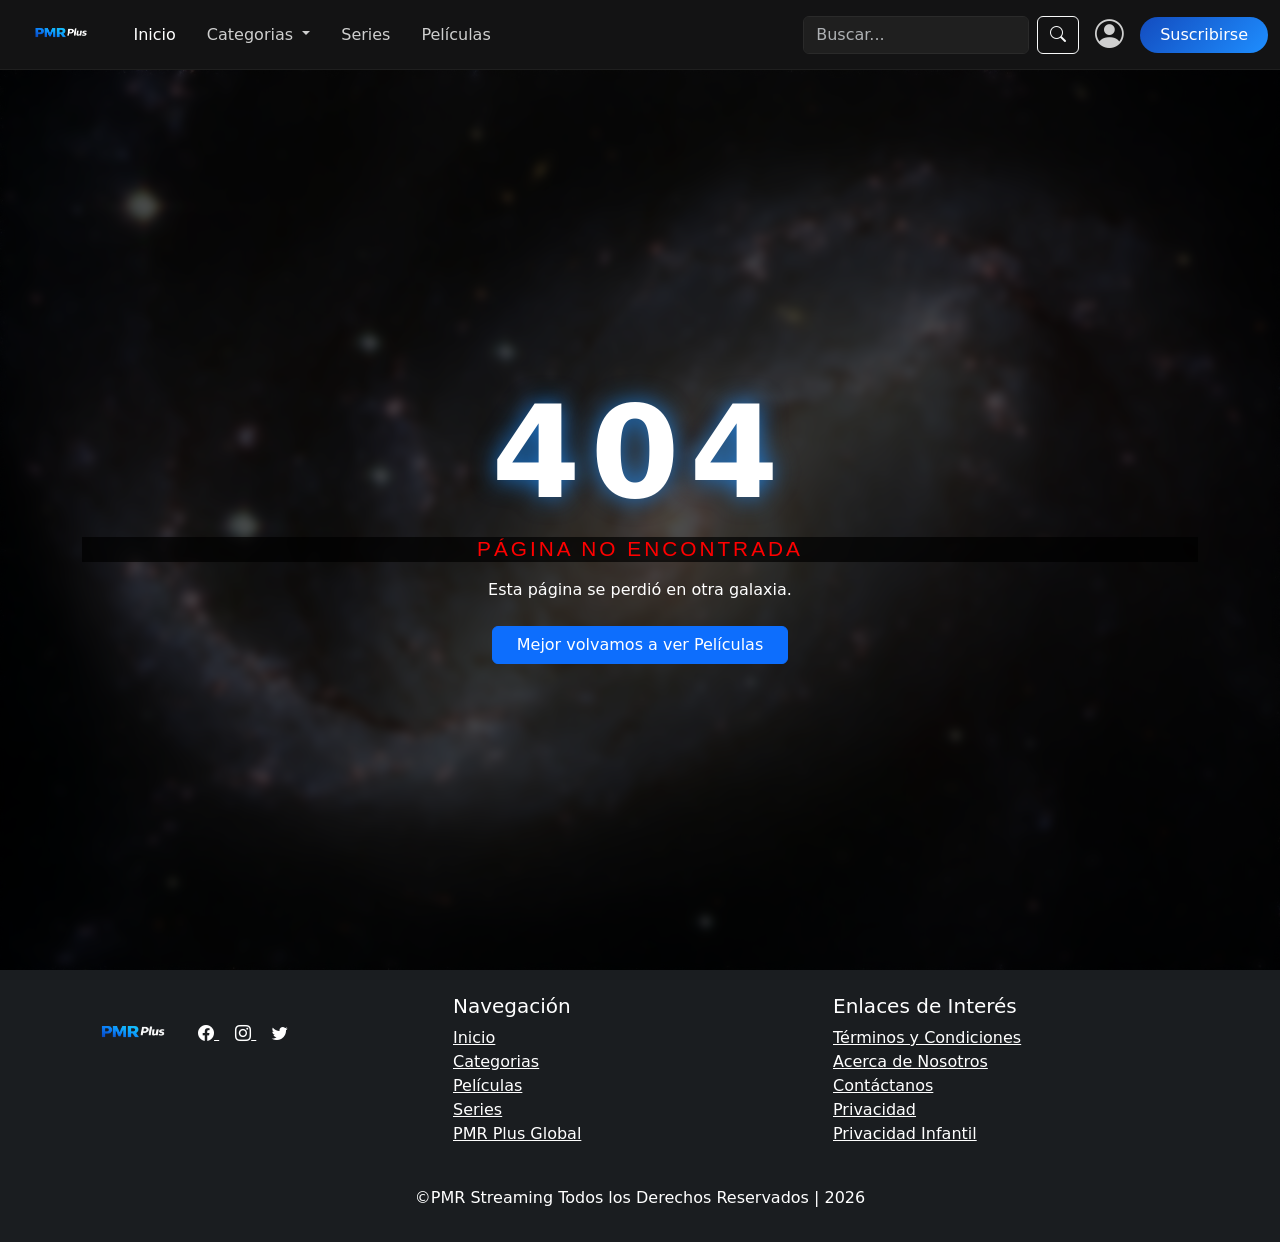
<file: pages/error404.html>
<!doctype html>
<html lang="es" data-bs-theme="dark">
  <head>
    <meta charset="UTF-8" />
    <meta name="viewport" content="width=device-width, initial-scale=1.0" />
    <meta
      name="description"
      content="Mirá las mejores películas y series en un solo lugar. Con PMR pochocleá sin limites ni interrupciones. Contenido actualizado nacional e internacional."
    />
    <meta
      name="author"
      content="Maira Galván, Patricio Moyano, Rodrigo Rueda"
    />
    <link rel="shortcut icon" href="../img/logoNavbar.png" type="image/x-icon" />
    <link
      rel="stylesheet"
      href="https://cdn.jsdelivr.net/npm/bootstrap-icons@1.13.1/font/bootstrap-icons.min.css"
    />
    <link rel="stylesheet" href="../css/bootstrap.min.css" />
    <link rel="stylesheet" href="../css/style.css" />
    <title>PMR Plus</title>
  </head>
   <body>
    <header class="sticky-top">
        <nav class="navbar navbar-expand-lg navbar-dark ">
      <div class="container-fluid">

                <!-- Logo -->
                <a class="navbar-brand fw-bold d-flex alingn-items-center" href="./index.html">
                    <img src="../img/logoNavbar.png" alt="PMG logo"  class="logo-nav">
                  </a>
                  
                  <!-- hamburguesa -->
                  <button class="navbar-toggler" type="button" data-bs-toggle="collapse" data-bs-target="#navbarContenido">
                    <span class="navbar-toggler-icon"></span>
                  </button>
                  
                  <!-- Contenido del navbar -->
                  <div class="collapse navbar-collapse" id="navbarContenido">
                    
                    <!-- Links -->
                    <ul class="navbar-nav  me-auto mb-2 mb-lg-0 ">
                    <li class="nav-item"> 
                      <a class="nav-link active" href="../index.html">Inicio</a>
                    </li>
                    <!--Categorias desplegable-->
                    <li class="nav-item dropdown">
                      <a class="nav-link dropdown-toggle" href="#" role="button" data-bs-toggle="dropdown">
                        Categorias
                      </a>
                        <ul class="dropdown-menu dropdown-menu-dark">
                          <li>
                            <a class="dropdown-item" href="../pages/categorias.html">Ciencia Ficcion</a>
                          </li>
                          <li>
                            <a class=" dropdown-item" href="../pages/categorias2.html">Infantiles</a>
                          </li>
                          <li>
                            <a class=" dropdown-item" href="../pages/error404.html">Terror</a>
                          </li>
                          <li>
                            <a class=" dropdown-item" href="../pages/error404.html">Accion</a>
                          </li>
                          <li>
                            <a class=" dropdown-item" href="../pages/error404.html">Comedia</a>
                          </li>
                          <li>
                            <a class=" dropdown-item" href="../pages/error404.html">Documentales</a>
                          </li>
                          <li>
                            <a class=" dropdown-item" href="../pages/error404.html">Policiales</a>
                          </li>
                          <li>
                            <a class=" dropdown-item" href="../pages/error404.html">Anime</a>
                          </li>
                          <li>
                            <a class=" dropdown-item" href="../pages/error404.html">Doramas</a>
                          </li>
                        </ul>
                      </li>
                        <li class="nav-item">
                          <a class="nav-link" href="../pages/error404.html">Series</a>
                        </li>
                        <li class="nav-item">
                          <a class="nav-link" href="../pages/error404.html">Películas</a>
                        </li>
                      
                    </ul>

                    <!-- Buscador -->
                    <div class="d-flex flex-column flex-lg-row align-items-lg-center gap-3">
                      <form class="d-flex">
                        <input class="form-control me-2 buscador" type="search" placeholder="Buscar...">
                        <button class="btn btn-outline-light" type="submit">
                          <i class="bi bi-search"></i>
                        </button>
                      </form>
                      
                      <div class="d-flex align-items-center gap-3 ">
                        <!-- login -->
                        <a href="./login.html" class="login-icon ">
                          <i class="bi bi-person-circle"></i>
                        </a>
                    <!--suscripcion-->
                        <a href="./suscripcion.html" class="btn btn-moderno">Suscribirse</a>
                      </div>
                    </div>
                
              </div>
        </nav>
        
    </header>
    <main class="error-body">
  <div class="container text-center error-container">
    <h1 class="error-code">404</h1>
    <h2 class="titulo-categoria mb-3">Página no encontrada</h2>
    <p class="mb-4">Esta página se perdió en otra galaxia.</p>

    <a href="../index.html" class="btn btn-primary px-4">
      Mejor volvamos a ver Películas
    </a>
  </div>
    </main>
    <footer class="bg-dark-subtle text-white pt-4 pb-3">
        <div class="container">
            <div class="row text-center text-md-start">
                <!-- Columna 1: Logo y redes -->
                <div class="col-12 col-md-12 col-lg-4 mb-3">
                    <img src="../img/logoNavbar.png" alt="Logotipo" width="120" />
                    <a href="./pages/error404.html" class="text-white me-3">
                        <i class="bi bi-facebook"></i>
                    </a>
                    <a href="./pages/error404.html" class="text-white me-3">
                        <i class="bi bi-instagram"></i>
                    </a>
                    <a href="./pages/error404.html" class="text-white">
                        <i class="bi bi-twitter"></i>
                    </a>
                </div>
                
                <!-- Columna 2: Navegación -->
                <div class="col-12 col-md-6 col-lg-4 mb-3">
                    <h5>Navegación</h5>
                    <ul class="list-unstyled">
                        <li>
                            <a href="../index.html" class="text-white me-3"
                            >Inicio</a
                            >
                        </li>
                        <li>
                            <a href="../pages/categorias.html" class="text-white me-3"
                            >Categorias</a
                            >
                        </li>
                        <li>
                            <a href="../pages/detallePelicula.html" class="text-white me-3"
                            >Películas</a
                            >
                        </li>
                        <li>
                            <a href="../pages/detalleSerie.html" class="text-white me-3"
                            >Series</a
                            >
                        </li>
                <li>
                    <a href="../pages/error404.html" class="text-white me-3"
                    >PMR Plus Global</a
                    >
                </li>
            </ul>
        </div>
        <!-- Columna 3: Links -->
        <div class="col-12 col-md-6 col-lg-4 mb-3">
            <h5>Enlaces de Interés</h5>
            <ul class="list-unstyled">
                <li>
                    <a
                    href="../pages/error404.html"
                    class="text-white text-decoration-underline"
                    >
                    Términos y Condiciones
                </a>
            </li>
            <li>
                <a
                href="../pages/acercaDeNosotros.html"
                class="text-white text-decoration-underline"
                >
                Acerca de Nosotros
            </a>
                </li>
                <li>
                    <a
                    href="../pages/contacto.html"
                    class="text-white text-decoration-underline"
                    >
                    Contáctanos
                </a>
            </li>
            <li>
                <a
                href="../pages/error404.html"
                class="text-white text-decoration-underline"
                >
                Privacidad
            </a>
        </li>
        <li>
            <a
            href="../pages/error404.html"
            class="text-white text-decoration-underline"
            >
            Privacidad Infantil
        </a>
    </li>
</ul>
</div>
</div>
<p class="text-center mt-2">
    ©PMR Streaming Todos los Derechos Reservados | 2026
</p>
</div>
</footer>
<script src="../js/bootstrap.bundle.min.js"></script>
</body>
</html>
</file>
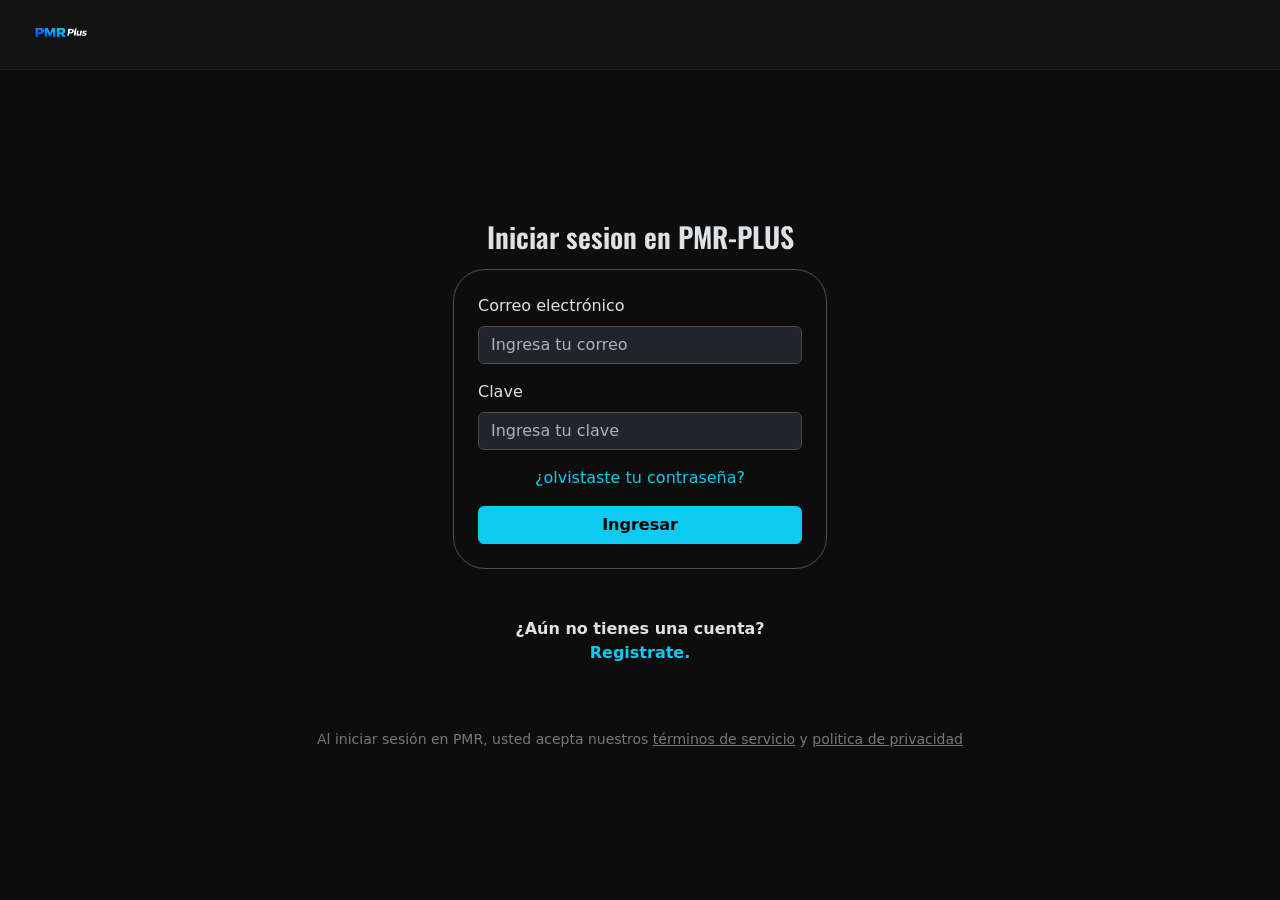
<file: pages/login.html>
<!doctype html>
<html lang="es" data-bs-theme="dark">
  <head>
    <meta charset="UTF-8" />
    <meta name="viewport" content="width=device-width, initial-scale=1.0" />
    <meta
      name="description"
      content="Mirá las mejores películas y series en un solo lugar. Con PMR pochocleá sin limites ni interrupciones. Contenido actualizado nacional e internacional."
    />
    <meta
      name="author"
      content="Maira Galván, Patricio Moyano, Rodrigo Rueda"
    />
    <link rel="shortcut icon" href="../img/favic.jpeg" type="image/x-icon" />
    <link
      rel="stylesheet"
      href="https://cdn.jsdelivr.net/npm/bootstrap-icons@1.13.1/font/bootstrap-icons.min.css"
    />
    <link rel="stylesheet" href="../css/bootstrap.min.css" />
    <link rel="stylesheet" href="../css/style.css" />
    <title>PMR Plus</title>
  </head>
  <body class="d-flex flex-column vh-100">
    <header class="sticky-top">
      <nav class="navbar navbar-expand-lg navbar-dark">
        <div class="container-fluid">
          <!-- Logo -->
          <a
            class="navbar-brand fw-bold d-flex alingn-items-center"
            href="../index.html"
          >
            <img src="../img/logoNavbar.png" alt="PMG logo" class="logo-nav" />
          </a>
        </div>
      </nav>
    </header>
    <main
      class="d-flex flex-column flex-grow-1 justify-content-center bg-login"
    >
      <section class="container">
        <div class="row justify-content-center">
          <div class="col-12 col-md-8 col-lg-4">
            <h3 class="text-center titulo-login">Iniciar sesion en PMR-PLUS</h3>
            <form class="w-100 w-md-50 w-lg-25 border rounded-5 p-4 mt-3">
              <div class="mb-3">
                <label for="email" class="form-label">Correo electrónico</label>
                <input
                  type="email"
                  class="form-control"
                  id="email"
                  placeholder="Ingresa tu correo"
                  required
                  maxlength="100"
                />
              </div>
              <div class="mb-3">
                <label for="Contraseña" class="form-label">Clave</label>
                <input
                  type="password"
                  class="form-control"
                  id="Contraseña"
                  placeholder="Ingresa tu clave"
                  required
                  maxlength="50"
                />
              </div>
              <div class="d-flex justify-content-center">
                <a
                  href="../pages/error404.html"
                  class="text-decoration-none text-info"
                  >¿olvistaste tu contraseña?</a
                >
              </div>
              <a href="../pages/error404.html"
                ><button type="button" class="btn btn-info fw-bold w-100 mt-3">
                  Ingresar
                </button></a
              >
            </form>
            <div class="text-center mt-5">
              <p class="fw-bold registrare mb-0">¿Aún no tienes una cuenta?</p>
              <a
                href="../pages/suscripcion.html"
                class="link-underline link-underline-opacity-0 link-underline-opacity-75-hover"
                ><p class="text-info fw-semibold">Registrate.</p></a
              >
            </div>
          </div>
          <p class="pt-5 mb-0 text-center text-body-tertiary small">
            Al iniciar sesión en PMR, usted acepta nuestros
            <span class="text-decoration-underline">términos de servicio</span>
            y
            <span class="text-decoration-underline"
              >politica de privacidad</span
            >
          </p>
        </div>
      </section>
    </main>
    <script src="../js/bootstrap.bundle.min.js"></script>
  </body>
</html>
</file>
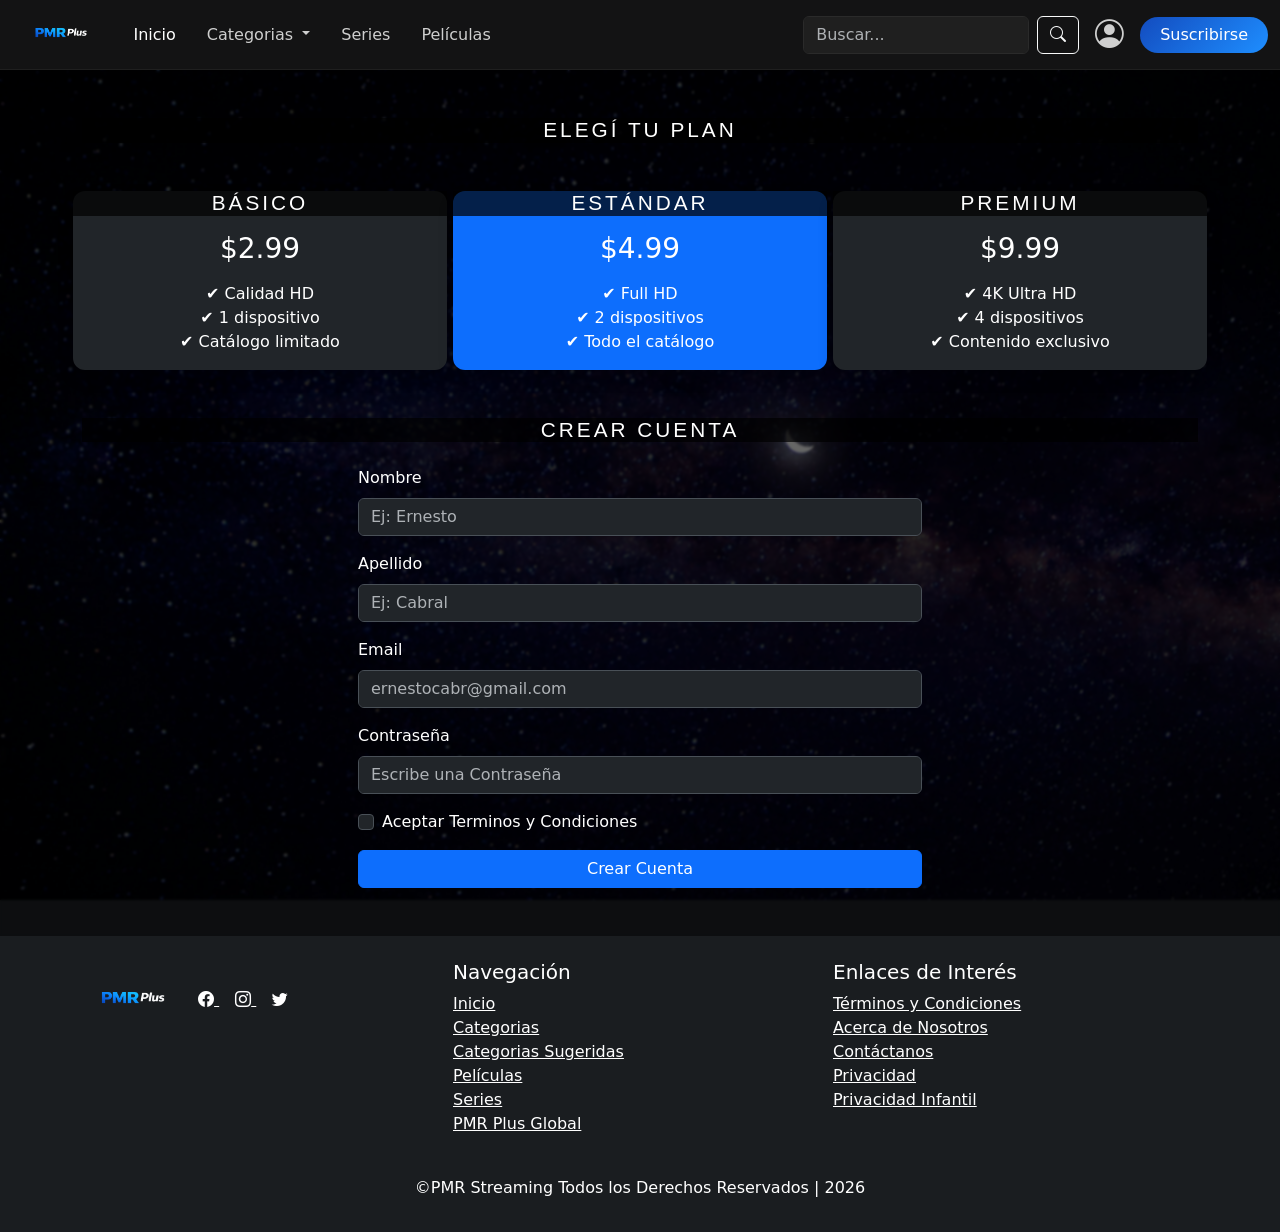
<file: pages/suscripcion.html>
<!doctype html>
<html lang="es" data-bs-theme="dark">
  <head>
    <meta charset="UTF-8" />
    <meta name="viewport" content="width=device-width, initial-scale=1.0" />
    <meta
      name="description"
      content="Mirá las mejores películas y series en un solo lugar. Con PMR pochocleá sin limites ni interrupciones. Contenido actualizado nacional e internacional."
    />
    <meta
      name="author"
      content="Maira Galván, Patricio Moyano, Rodrigo Rueda"
    />
    <link rel="shortcut icon" href="../img/logoNavbar.png" type="image/x-icon" />
    <link
      rel="stylesheet"
      href="https://cdn.jsdelivr.net/npm/bootstrap-icons@1.13.1/font/bootstrap-icons.min.css"
    />
    <link rel="stylesheet" href="../css/bootstrap.min.css" />
    <link rel="stylesheet" href="../css/style.css" />
    <title>PMR Plus</title>
  </head>
  <body>
  <header class="sticky-top">
    <nav class="navbar navbar-expand-lg navbar-dark ">
      <div class="container-fluid">

                <!-- Logo -->
                <a class="navbar-brand fw-bold d-flex alingn-items-center" href="../index.html">
                    <img src="../img/logoNavbar.png" alt="PMG logo"  class="logo-nav">
                  </a>
                  
                  <!-- hamburguesa -->
                  <button class="navbar-toggler" type="button" data-bs-toggle="collapse" data-bs-target="#navbarContenido">
                    <span class="navbar-toggler-icon"></span>
                  </button>
                  
                  <!-- Contenido del navbar -->
                  <div class="collapse navbar-collapse" id="navbarContenido">
                    
                    <!-- Links -->
                    <ul class="navbar-nav  me-auto mb-2 mb-lg-0 ">
                    <li class="nav-item"> 
                      <a class="nav-link active" href="../index.html">Inicio</a>
                    </li>
                    <!--Categorias desplegable-->
                    <li class="nav-item dropdown">
                      <a class="nav-link dropdown-toggle" href="#" role="button" data-bs-toggle="dropdown">
                        Categorias
                      </a>
                        <ul class="dropdown-menu dropdown-menu-dark">
                          <li>
                            <a class="dropdown-item" href="../pages/categorias.html">Ciencia Ficcion</a>
                          </li>
                          <li>
                            <a class=" dropdown-item" href="../pages/categorias2.html">Infantiles</a>
                          </li>
                          <li>
                            <a class=" dropdown-item" href="../pages/error404.html">Terror</a>
                          </li>
                          <li>
                            <a class=" dropdown-item" href="../pages/error404.html">Accion</a>
                          </li>
                          <li>
                            <a class=" dropdown-item" href="../pages/error404.html">Comedia</a>
                          </li>
                          <li>
                            <a class=" dropdown-item" href="../pages/error404.html">Documentales</a>
                          </li>
                          <li>
                            <a class=" dropdown-item" href="../pages/error404.html">Policiales</a>
                          </li>
                          <li>
                            <a class=" dropdown-item" href="../pages/error404.html">Anime</a>
                          </li>
                          <li>
                            <a class=" dropdown-item" href="../pages/error404.html">Doramas</a>
                          </li>
                        </ul>
                      </li>
                        <li class="nav-item">
                          <a class="nav-link" href="../pages/detalleSerie.html">Series</a>
                        </li>
                        <li class="nav-item">
                          <a class="nav-link" href="../pages/detallePelicula.html">Películas</a>
                        </li>
                      
                    </ul>

                    <!-- Buscador -->
                    <div class="d-flex flex-column flex-lg-row align-items-lg-center gap-3">
                      <form class="d-flex">
                        <input class="form-control me-2 buscador" type="search" placeholder="Buscar...">
                        <button class="btn btn-outline-light" type="submit">
                          <i class="bi bi-search"></i>
                        </button>
                      </form>
                      
                      <div class="d-flex align-items-center gap-3 ">
                        <!-- login -->
                        <a href="../pages/login.html" class="login-icon ">
                          <i class="bi bi-person-circle"></i>
                        </a>
                    <!--suscripcion-->
                        <a href="../pages/suscripcion.html" class="btn btn-moderno">Suscribirse</a>
                      </div>
                    </div>
              </div>
        </nav>    
    </header>
    <main class="sub-body sub-fondo">
<section class="container my-5">

  <h2 class="text-center mb-5 sub-titulo">Elegí tu Plan</h2>

  <div class="row g-4 text-center">

    <!-- Plan Básico -->
    <div class="col-12 col-md-6 col-lg-4">
      <div class="sub-card bg-dark text-white shadow h-100 border-0">
        <div class="card-body">
          <h4 class="sub-titulo">Básico</h4>
          <h3 class="my-3">$2.99</h3>
          <ul class="list-unstyled">
            <li>✔ Calidad HD</li>
            <li>✔ 1 dispositivo</li>
            <li>✔ Catálogo limitado</li>
          </ul>
        </div>
      </div>
    </div>

    <!-- Plan Estándar -->
    <div class="col-12 col-md-6 col-lg-4">
      <div class="sub-card bg-primary text-white shadow h-100 border-0">
        <div class="card-body">
          <h4 class="sub-titulo">Estándar</h4>
          <h3 class="my-3">$4.99</h3>
          <ul class="list-unstyled">
            <li>✔ Full HD</li>
            <li>✔ 2 dispositivos</li>
            <li>✔ Todo el catálogo</li>
          </ul>
        </div>
      </div>
    </div>

    <!-- Plan Premium -->
    <div class="col-12 col-md-6 col-lg-4">
      <div class="sub-card bg-dark text-white shadow h-100 border-0">
        <div class="card-body">
          <h4 class="sub-titulo">Premium</h4>
          <h3 class="my-3">$9.99</h3>
          <ul class="list-unstyled">
            <li>✔ 4K Ultra HD</li>
            <li>✔ 4 dispositivos</li>
            <li>✔ Contenido exclusivo</li>
          </ul>
        </div>
      </div>
    </div>

  </div>
</section>
<section class="my-5">
  <div class="container my-5">
  <h2 class="text-center mb-4 sub-titulo">Crear Cuenta</h2>

  <div class="row justify-content-center">
    <div class="col-12 col-md-8 col-lg-6">
      
      <form action="../pages/error404.html">

        <div class="mb-3">
          <label class="form-label">Nombre</label>
          <input
          type="text"
          class="form-control"
          id="nombre"
          placeholder="Ej: Ernesto"
          minlength="2"
          maxlength="50"
          required>
        </div>

        <div class="mb-3">
          <label class="form-label">Apellido</label>
          <input 
          type="text"
          class="form-control"
          id="apellido"
          placeholder="Ej: Cabral"
          minlength="2"
          maxlength="50"
          required>
        </div>

        <div class="mb-3">
          <label class="form-label">Email</label>
          <input 
          type="email" 
          class="form-control" 
          placeholder="ernestocabr@gmail.com"
          required>
        </div>

        <div class="mb-3">
          <label class="form-label">Contraseña</label>
          <input 
          type="password" 
          class="form-control"
          placeholder="Escribe una Contraseña" 
          required>
        </div>
        <div class="form-check mb-3">
          <input class="form-check-input" type="checkbox" value="" id="checkDefault" required>
          <label class="form-check-label" for="checkDefault">Aceptar Terminos y Condiciones</label>
        </div>

        <div class="d-grid">
          <a href="../pages/error404.html"><button 
          type="submit" 
          class="btn btn-primary w-100">
            Crear Cuenta
          </button></a>
        </div>
      </div>
    </form>

  </div>
</div>

</section>

    </main>
        <footer class="bg-dark-subtle text-white pt-4 pb-3">
        <div class="container">
            <div class="row text-center text-md-start">
                <!-- Columna 1: Logo y redes -->
                <div class="col-12 col-md-12 col-lg-4 mb-3">
                    <img src="../img/logoNavbar.png" alt="Logotipo" width="120" />
                    <a href="../pages/error404.html" class="text-white me-3">
                        <i class="bi bi-facebook"></i>
                    </a>
                    <a href="../pages/error404.html" class="text-white me-3">
                        <i class="bi bi-instagram"></i>
                    </a>
                    <a href="../pages/error404.html" class="text-white">
                        <i class="bi bi-twitter"></i>
                    </a>
                </div>
                
                <!-- Columna 2: Navegación -->
                <div class="col-12 col-md-6 col-lg-4 mb-3">
                    <h5>Navegación</h5>
                    <ul class="list-unstyled">
                        <li>
                            <a href="../index.html" class="text-white me-3"
                            >Inicio</a
                            >
                        </li>
                        <li>
                            <a href="../pages/categorias.html" class="text-white me-3"
                            >Categorias</a
                            >
                        </li>
                        <li>
                            <a href="../index.html" class="text-white me-3"
                            >Categorias Sugeridas</a
                            >
                        </li>
                        <li>
                            <a href="../pages/error404.html" class="text-white me-3"
                            >Películas</a
                            >
                        </li>
                        <li>
                            <a href="../pages/error404.html" class="text-white me-3"
                            >Series</a
                            >
                        </li>
                <li>
                    <a href="../pages/error404.html" class="text-white me-3"
                    >PMR Plus Global</a
                    >
                </li>
            </ul>
        </div>
        <!-- Columna 3: Links -->
        <div class="col-12 col-md-6 col-lg-4 mb-3">
            <h5>Enlaces de Interés</h5>
            <ul class="list-unstyled">
                <li>
                    <a
                    href="../pages/error404.html"
                    class="text-white text-decoration-underline"
                    >
                    Términos y Condiciones
                </a>
            </li>
            <li>
                <a
                href="../pages/acercaDeNosotros.html"
                class="text-white text-decoration-underline"
                >
                Acerca de Nosotros
            </a>
                </li>
                <li>
                    <a
                    href="../pages/contacto.html"
                    class="text-white text-decoration-underline"
                    >
                    Contáctanos
                </a>
            </li>
            <li>
                <a
                href="../pages/error404.html"
                class="text-white text-decoration-underline"
                >
                Privacidad
            </a>
        </li>
        <li>
            <a
            href="../pages/error404.html"
            class="text-white text-decoration-underline"
            >
            Privacidad Infantil
        </a>
    </li>
</ul>
</div>
</div>
<p class="text-center mt-2">
    ©PMR Streaming Todos los Derechos Reservados | 2026
</p>
</div>
</footer>
      <script src="../js/bootstrap.bundle.min.js"></script>
  </body>
</html>
</file>
<file: css/style.css>
@import url("https://fonts.googleapis.com/css2?family=Gravitas+One&family=Oswald:wght@200..700&family=Smooch+Sans:wght@100..900&display=swap");
@import url('https://fonts.cdnfonts.com/css/buchanan');

/**navbar**/
/*barra fija*/
.navbar {
    height: 70px; /*altura del navbar*/
    background-color: rgb(18, 18, 18, 0.9);
    backdrop-filter: blur(8px); /*fondo borroso*/
    border-bottom: 1px solid #1f1f1f; /*linea de corte*/
    
}

.sticky-top{
    position: sticky;
    top: 0;
    z-index: 1020;
}

/*logo*/
.logo-nav {
    height: 65px;
    width: auto;
}

/*links*/
.nav-link {
    color: #cfcfcf;
    position: relative;
    transition: color 0.3s ease;
    margin-right: 15px;
}

.nav-link:hover {
    color: #1e8eff 
}

/*buscador*/
.buscador{
    background-color: #1f1f1f;
    border: 1px solid #2a2a2a;
    color: white;
}

.buscador:focus{
    background-color: #1f1f1f;
    border-color:#1e8eff ;
    box-shadow: 0 0 8px rgba(30, 142, 255, 0.4); /*sobra de fondo cuando paso el mouse*/
    color: white;
}

/*login*/
.login-icon{
    font-size: 1.8rem;/*tamaño*/
    color: #cfcfcf;
    transition: all 0.3s ease;
    text-decoration: none;
    display: flex;
    align-items: center;
    height: 42px;
    transition: all 0.3s ease;
}

.login-icon:hover{
    color:#1e8eff;
    transform: scale(1.1);/*se agranda*/
}

.btn-moderno{
    background: linear-gradient(135deg, #134cbf, #1e8eff); 
    border: none;
    border-radius: 30px;
    padding: 6px 20px;
    font-weight: 500;
    color: white;
    transition: all 0.3s ease;
}

.btn-moderno:hover{
    transform: scale(1.05);
    box-shadow:  0 4px 15px rgba(30, 142, 255, 0.5) ;
    color: white;
}

/*!responsive¡*/
@media (max-width: 992px){
    .navbar-collapse{
        background-color: rgba(26, 26, 26, 0.95);
        backdrop-filter: blur(8px);
        padding: 20px;
        margin-top: 10px;
        border-radius: 12px;
        animation: fadeIn 0.3s ease-in-out; 
    }

    .logo-nav {
        height: 45px; 
    }


}

/* COMIENZAN ESTILOS PARA BANNER PRINCIPAL */
.bg-img{
  background-image:
  radial-gradient(
    ellipse at center,
    rgba(0,0,0,0) 40%,
    rgba(0,0,0,0.9) 94%
  ),
   url(../img/Superperri.avif);
  background-size:cover;
  height: 220px;
}
 
.contenido {
  h1{
    font-family: 'Buchanan', sans-serif;
    font-size: 45px;
  }
  h6 {
    font-family: "Oswald", sans-serif;
    font-weight: weight;
    font-style: normal;
    color: #1e8eff;
  }
}

.cont-edad{
    display: flex;
    position: absolute;
    right: 0;
    bottom: 20px;
    
}
.bandita{
    background-color: #1e8eff;
    width: 5px;
}

.edad{
    color: #1e8eff;
    padding: 10px;
    background-color:rgba(0, 0, 0, 0.7);
}

.btn-grad {
  background-image: linear-gradient(
    to right,
    #dc2424 0%,
    #4a569d 51%,
    #dc2424 100%
  );
}
.btn-grad {
  padding: 15px 45px;
  text-align: center;
  text-transform: uppercase;
  transition: 0.5s;
  background-size: 200% auto;
  color: white;
  box-shadow: 0 0 20px #eee;
  border-radius: 10px;
  display: block;
}

.btn-grad:hover {
  background-position: right center; 
  color: #fff;
  text-decoration: none;
}

@media(width >= 768px){
  .bg-img{
    height: 400px;
  }
  .cont-edad{
    bottom: 40px;
  }
}

@media(width > 1024px){
  .bg-img{
    height: 90vh;
    background-image:
    linear-gradient(
      to bottom,
      rgba(0, 0, 0, 0) 0%,
      rgba(0, 0, 0, 0) 70%,
      rgba(0, 0, 0, 0.9) 95%
    ),
    linear-gradient(
      to right,
      rgba(0, 0, 0, 0.8) 15%,
      rgba(0, 0, 0, 0.75) 20%,
      rgba(0, 0, 0, 0) 50%,
      rgba(0, 0, 0, 0) 100%
    ),
    url(../img/Superperri.avif);
    background-position: top;
  }
  .contenido {
    position: absolute;
    bottom: 50px;
    left: 65px;
    h1{
      font-size: 58px;
    }
    p{
      max-width: 35%;
    }
  }
  .cont-edad{
    bottom: 100px;
  }
}

/* -----COMIENZA ESTILOS SECCION PELIS SUGERIDAS -----*/

.card {
  transition: all 300ms ease;
  cursor: pointer;
  border-radius: 10px;
  flex-shrink: 0; /*Para que no se achiquen las cards*/

  &:hover{
    transform: scale(1.2);
    z-index: 10;
  }
}

.card img{
  border-radius: 10px;
}

.carousel-inner{
  overflow: visible; /*Permite que las cards se agranden con el hover*/
}

.carousel-control-prev, .carousel-control-next{ /*Color claro para flechas carousel*/
  filter: invert(0);
}

.row>*{  /*Le cambie el padding con el que viene la grilla de bootstrap*/
  padding-left: 3px!important;
  padding-right: 3px!important;
}

.contenedor{
  display:flex;
  gap: 16px;
  overflow-x: auto; /*Permite que el contenido se desborde sin estirar la pagina hacia los costados*/
  scroll-behavior: smooth;
  padding: 16px 0;
}

.contenedor::-webkit-scrollbar{  
  display: none;
}


@media (width > 1024px){  /*En dispositivos grandes se ve solo carousel bootstrap*/
  .carousel-md{
    display: none;
  }
}

@media (width <= 1024px){  /*En dispositivos sm y md desaparece el carousel y aparece grilla flexbox*/
  .carousel-lg{
    display: none;
  }
  .card img{
  max-height: 192px;
}
}
/*-----FINALIZAN ESTILOS SECCION PELIS SUGERIDAS-----*/

/**banner de suscripcion**/
.banner-suscripcion{
    position: relative;
    height: 400px; 
    overflow: hidden; /*se borra si algo sobresale*/
    margin: auto;
}

.banner-img{
    position:absolute;
    width: 100%;
    height: 100%;
    object-fit: cover; /*para que no se deforme*/
    top: 0;
    left: 0;
}

.banner-contenido{
    position: relative;
    z-index: 2;
    color: white;
    height: 100%;
    display: flex;
    flex-direction: column;
    justify-content: center;
    align-items: center;
    background-color: #00000076;
}

.titulo-banner{
    font-size: 2rem;
    font-weight: 600;/*grosor para el titulo*/
    margin-bottom: 15px;
}

.sub-banner{
    margin-bottom: 25px;
    color: #d1d1d1;
}

.botones-banner{
    display: flex;
    justify-content: center;
    gap: 20px;
    flex-wrap: wrap;
}

.boton-primary{
    background-color: #163f90bf;
    border: none;
    padding: 12px 35px;
    border-radius: 30px;
    font-weight: 500;
    color: white;
    transition: all 0.3s ease;
}

.boton-primary:hover {
    transform: scale(1.08);
    box-shadow: 0 8px 25px rgba(30, 142, 255, 0.6); 
}

.boton-secondary{
    border: 2px solid #11589e;
    padding: 14px 40px;
    border-radius: 50px;
    color: #1e8eff;
    transition: all 0.3s ease;
}

.boton-secondary:hover{
    background-color: #1e8eff;
    color: white;
}

/*responsive banner suscripcion*/
@media (max-whidth: 992px) {
    .titulo-banner{
        font-size: 1.8rem;
    }
}

@media (max-width: 768px){
    .banner-suscripcion{
        height: auto; /*ya no queda fijo */
    }

    .banner-contenido{
        padding: 60px 20px;
        text-align: center;
    }

    .titulo-banner{
        font-size: 1.5rem;
    }

    .sub-banner{
        font-size: 1rem;
    }

    .botones-banner{
        flex-direction: column;
        gap: 15px;
    }

    .botones-banner a{
        width: 100%;
        text-align: center;
    }
}

/*Categorias Sugeridas*/

.categoria-card {
  transition: transform 0.3s ease, box-shadow 0.3s ease;
}

.categoria-card:hover {
  transform: scale(1.05);
  box-shadow: 0 10px 25px rgba(0,0,0,0.5);
}

.titulo-categoria {
  font-family: 'Buchanan', sans-serif;
  color: #ff0000;
  background-color: rgba(0, 0, 0, 0.705);
  letter-spacing: 3px;
  text-transform: uppercase;
  font-size: 1.3rem;
}

/*-----COMIENZAN ESTILOS PARA PAGINAS DE CATEGORIAS-----*/

.carousel-indicators{
  position: relative;
  margin-top: 20px;
}

.carousel-indicators button{
  width: 40px!important;
  height: 40px!important;
  text-indent: 0!important;
}

.boton-flecha{
  background-color: rgba(0, 0, 0, 0)!important;
  border-radius: 50%;
  scale: 0.7;
  &:hover{
    background-color: rgba(0, 0, 0, 0.6)!important;
  }
}

.galeria img{
  cursor: pointer;
  transition: all 300ms ease;
  border: solid 2px rgba(255, 255, 255, 0);
  &:hover{
    transform: scale(1.1);
    border: solid 2px rgb(255, 255, 255);
  }
}

.form-select{
  width: 200px!important;
}

@media (width >= 768px){
  .btn-next {
    right: 100px;
}
  .btn-prev{
    left: 100px;
  }
}

@media (width > 992px){
  .btn-next {
    right: 200px;
}
  .btn-prev{
    left: 200px;
  }
  .lg-h3{
    font-size: 28px;
  }
}

@media (width > 1400px){
  .btn-next {
    right: 300px;
}
 .btn-prev{
    left: 300px;
  }
}

/* ---Estilo pagina de contacto--- */

.tema-consulta{
  width: 100%!important;
}

.bg-contacto{
  background: linear-gradient(135deg, #134cbf, #1e8eff); 
  }

.resize-non{
  resize: none;
}
  
/**Pagina detalle serie/ pelicula**/
/**Pagina detalle serie**/
.detalle-serie .carousel .col-2{
  flex: 0 0 auto;
  width: 50px;
}

.serie-principal{
  height: 70vh;
  position: relative;
  overflow: hidden;
}

.serie-video {
  width: 100%;
  height: 100%;
  object-fit: cover;
}

/* BOTON SONIDO VIDEO */
.btn-sonido{
  position: absolute;
  top: 20px;
  right: 20px;
  z-index: 3;
}


.serie-overlay{
  position: absolute;
  top: 0;
  left: 0;
  width: 100%;
  height: 100%;
  background: linear-gradient(
  to right,
  rgba(0,0,0,0.9) 25%,
  rgba(0,0,0,0.4) 60%,
  rgba(0,0,0,0.1) 100%
  );
}

.serie-info{
  position: absolute;
  top: 50%;
  left: 80px;
  transform: translateY(-50%);
  max-width: 500px;
  z-index: 2;
}

.serie-titulo{
  font-size: 3rem;
  font-weight: bold;
}

.serie-descripcion{
  margin-top: 15px;
  color: #cfcfcf;
}

.serie-datos{
  display: flex;
  gap: 15px;
  margin-top: 10px;
  color: #aaa;
}

.card-capitulo{
  width: 160px;
  height: 180px;
  background-color: #1a1a1a;
  border-radius: 10px;
  overflow: hidden; /*Para que la imagen no se salga de la card*/
}

.card-capitulo img{
  width: 100%;
  height: 100px;
  object-fit: cover; /*Para que la imagen se ajuste a la card sin deformarse*/
}



.card-capitulo:hover{
  transform: scale(1.05);
}

.card a{
  text-decoration: none;
  color: white;
}

.card a:hover{
  color: white;
}

.btn-carousel{
  width: 50px;
  height: 50px;
  top:45%;
  transform: translateY(-50%);
}

.carousel-control-prev.btn-carousel{
  left: -40px;
}

.carousel-control-next.btn-carousel{
  right: -40px;
}

.carousel .row{
  margin: 0;
}

/*Responsive*/

@media (max-width: 768px){
.serie-principal{
  height: 50vh;
}

.serie-info{
  left: 20px;
  right: 20px;
}

.serie-titulo{
  font-size: 2rem;
}

.detalle-serie .carousel .col-2{
    width: 33.33%;
  }
}

@media (min-width: 992px){
  .detalle-serie .carousel .col-2{
    width:16%;
  }
}

/** Pagina detalle pelicula **/


.detalle-peli .carousel .col-2{
  flex: 0 0 auto;
  width: 50px;
}

.peli-principal{
  height: 70vh;
  position: relative;
  overflow: hidden;
}

.peli-video {
  width: 100%;
  height: 100%;
  object-fit: cover;
}

/* BOTON SONIDO VIDEO */
.btn-sonido{
  position: absolute;
  top: 20px;
  right: 20px;
  z-index: 3;
}


.peli-overlay{
  position: absolute;
  top: 0;
  left: 0;
  width: 100%;
  height: 100%;
  background: linear-gradient(
  to right,
  rgba(0,0,0,0.9) 25%,
  rgba(0,0,0,0.4) 60%,
  rgba(0,0,0,0.1) 100%
  );
}

.peli-info{
  position: absolute;
  top: 50%;
  left: 80px;
  transform: translateY(-50%);
  max-width: 500px;
  z-index: 2;
}

.peli-titulo{
  font-size: 3rem;
  font-weight: bold;
}

.peli-descripcion{
  margin-top: 15px;
  color: #cfcfcf;
}

.peli-datos{
  display: flex;
  gap: 15px;
  margin-top: 10px;
  color: #aaa;
}

.card-pelis{
  width: 160px;
  height: 180px;
  background-color: #1a1a1a;
  border-radius: 10px;
  overflow: hidden; /*Para que la imagen no se salga de la card*/
}

.card-pelis img{
  width: 100%;
  height: 120px;
  object-fit: cover; /*Para que la imagen se ajuste a la card sin deformarse*/
}



.card-pelis:hover{
  transform: scale(1.05);
}

.card a{
  text-decoration: none;
  color: white;

}

.card a:hover{
  color: white;
}


.btn-carousel{
  width: 50px;
  height: 50px;
  top:45%;
  transform: translateY(-50%);
}

.carousel-control-prev.btn-carousel{
  left: -40px;
}

.carousel-control-next.btn-carousel{
  right: -40px;
}

.carousel .row{
  margin: 0;
}

/*Responsive*/

@media (max-width: 768px){
.peli-principal{
  height: 50vh;
}

.peli-info{
  left: 20px;
  right: 20px;
}

.peli-titulo{
  font-size: 2rem;
}

.detalle-peli .carousel .col-2{
    width: 33.33%;
  }
}

@media (min-width: 992px){
  .detalle-peli .carousel .col-2{
    width:16%;
  }
}

/*Subscripción*/

.sub-body {
  background-color: #1a1d20;
  color: white;
}

.sub-card {
  border-radius: 12px;
  cursor: pointer;
}

.sub-card:hover {
  transform: scale(1.03);
  transition: 0.3s ease;
}

.sub-titulo {
  font-family: 'Buchanan', sans-serif;
  color: white;
  background-color: rgba(0, 0, 0, 0.705);
  letter-spacing: 3px;
  text-transform: uppercase;
  font-size: 1.3rem;
}

.sub-footer {
  background-color: #1a1d20;
}

/*Opcional*/
.sub-fondo {
  position: relative;
  background-image: url('../img/backgroundSub.jpg');
  background-size: cover;
  background-position: center;
  background-attachment: fixed;
  overflow: hidden;
}

/* Overlay oscuro */
.sub-fondo:before {
  content: "";
  position: absolute;
  inset: 0;
  backdrop-filter: blur(1px);
  background: rgba(0, 0, 0, 0.6);
  z-index: 0;
}

/* Asegura que el contenido quede arriba */
.sub-fondo .container {
  position: relative;
  z-index: 1;
}

.error-body {
  height: 100vh;
  background-image: url('../img/error404.jpg');
  background-size: cover;
  background-position: center;
  display: flex;
  align-items: center;
  justify-content: center;
  position: relative;
  color: white;
}

/* Overlay oscuro */
.error-body:before {
  content: "";
  position: absolute;
  inset: 0;
  background: rgba(0, 0, 0, 0.7);
  backdrop-filter: blur(4px);
}

.error-container {
  position: relative;
  z-index: 1;
}

.error-code {
  font-size: 8rem;
  font-weight: bold;
  letter-spacing: 10px;
  text-shadow: 0 0 25px rgba(30, 144, 255, 0.8);
}

/* ----Finaliza pagina Suscripcion */

/* QUIENES SOMOS */

.quienes-somos {
  background-color: #141414;
}

/* Card */
.team-card {
  background-color: #1c1c1c;
  border: none;
  border-radius: 16px;
  transition: transform 0.3s ease;
}

.team-card:hover {
  transform: translateY(-6px);
}

/* Imagen adaptable */
.team-img {
  width: 100%;
  height: 320px;
  object-fit: cover;
  border-top-left-radius: 16px;
  border-top-right-radius: 16px;
}

/* Ajuste para celulares */
@media (max-width: 576px) {
  .team-img {
    height: 250px;
  }

  .quienes-somos h2 {
    font-size: 1.6rem;
  }
}


.titulo-login{
  font-family: "Oswald", sans-serif;
  font-optical-sizing: auto;
  font-weight: 600;
  font-style: normal;
}

.bg-login{
  background: #0D0D0D;
}
</file>
